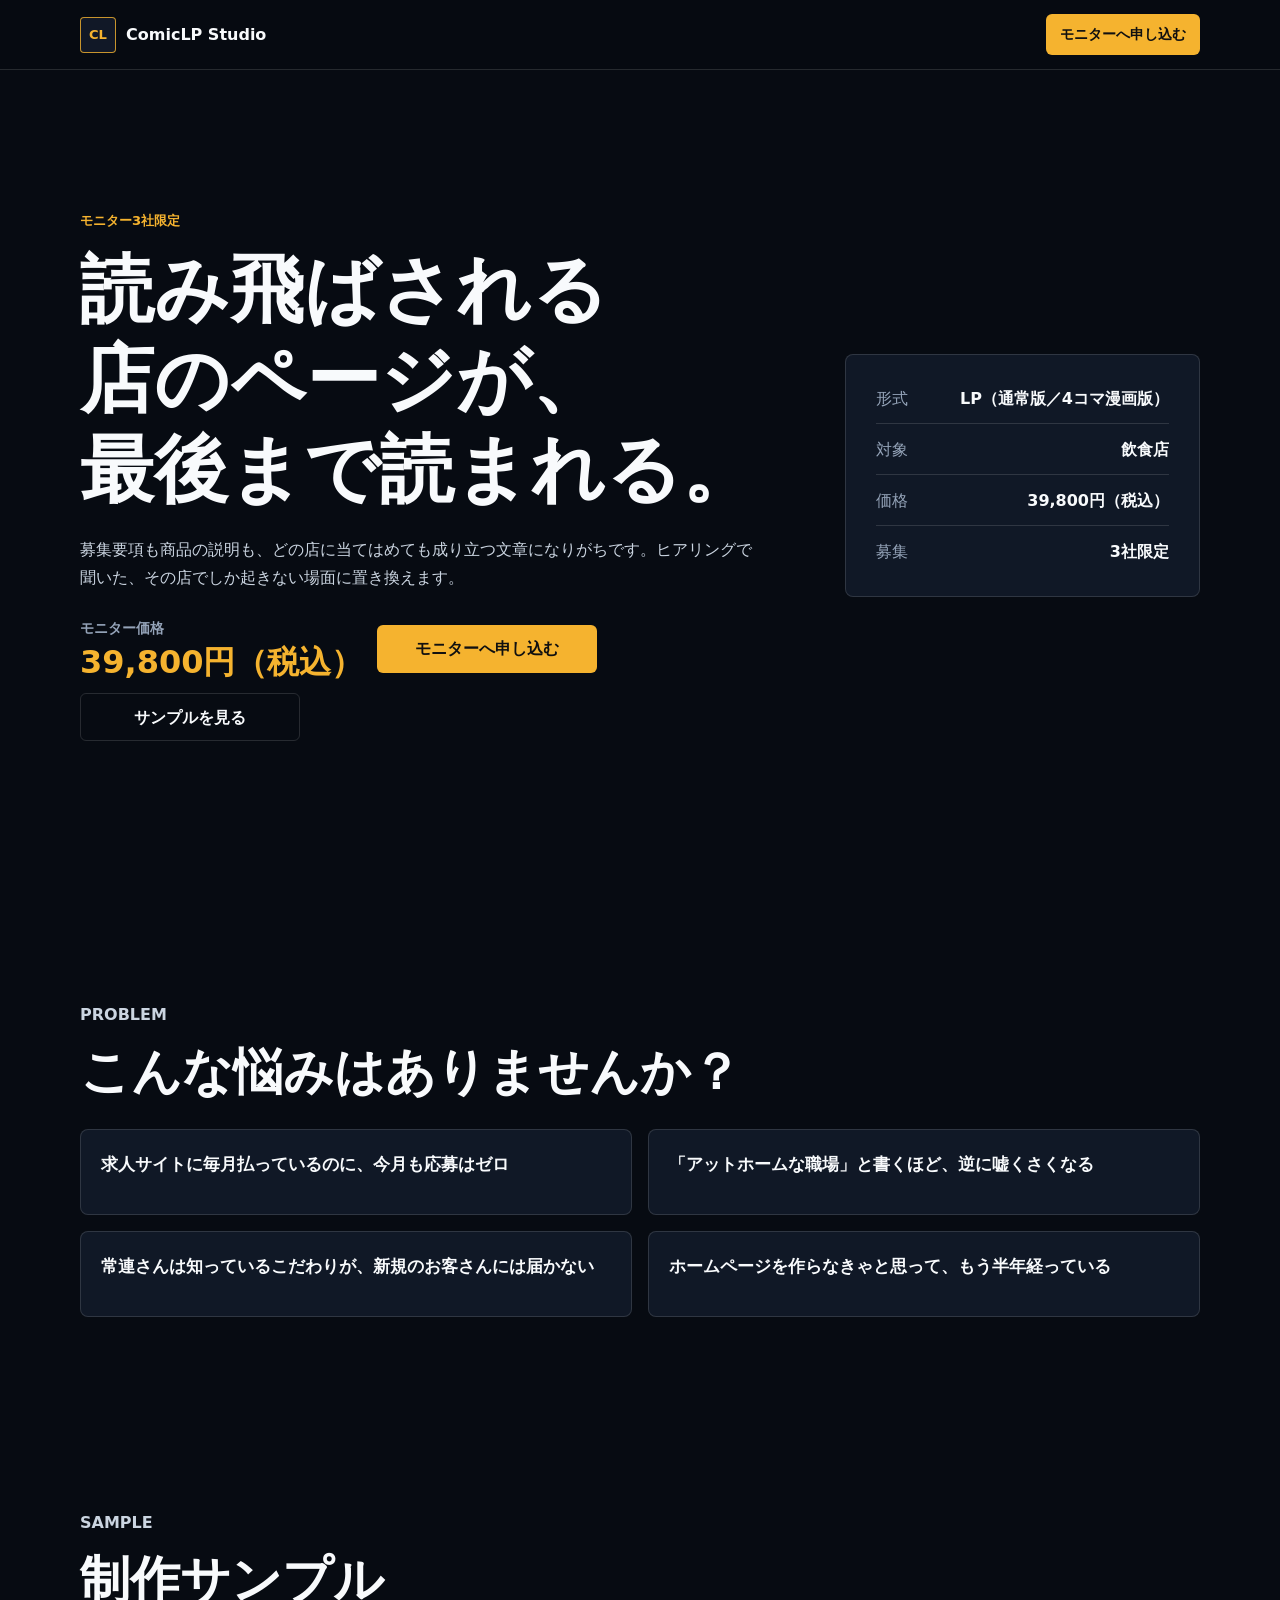
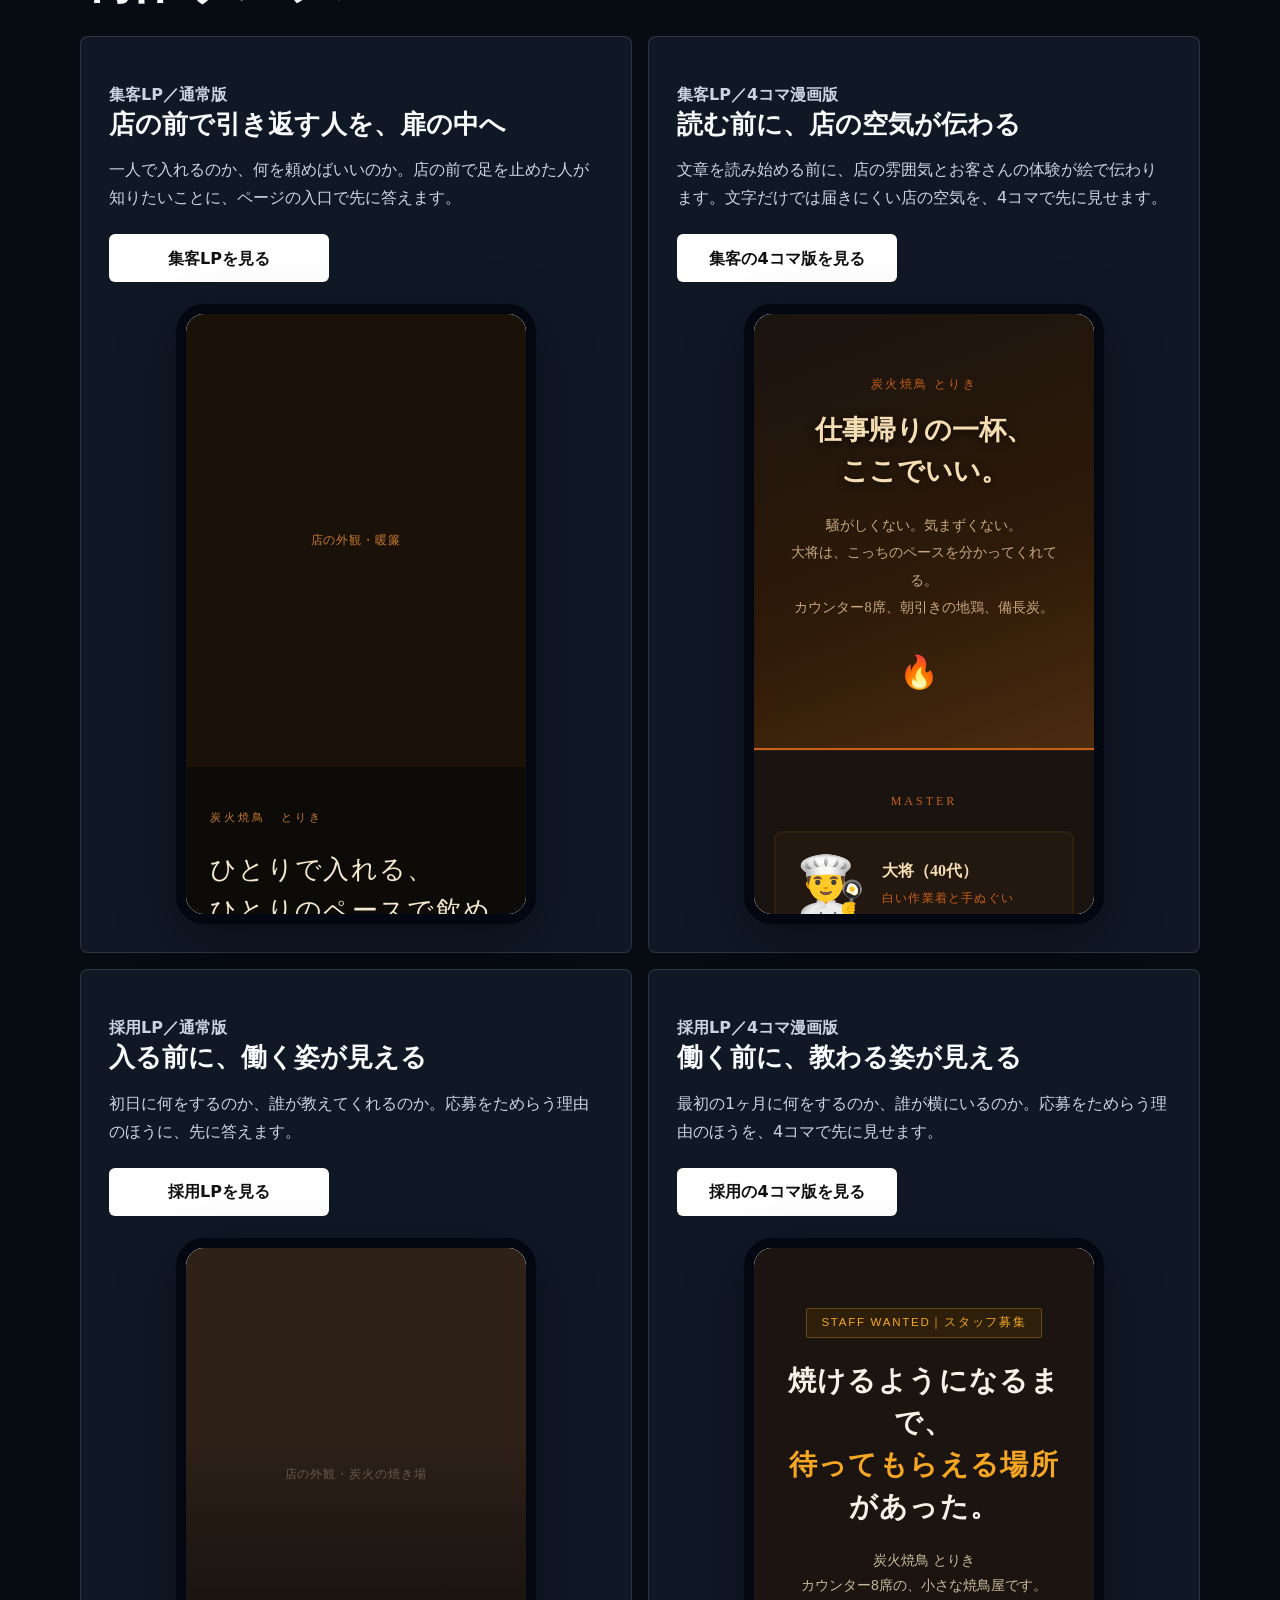
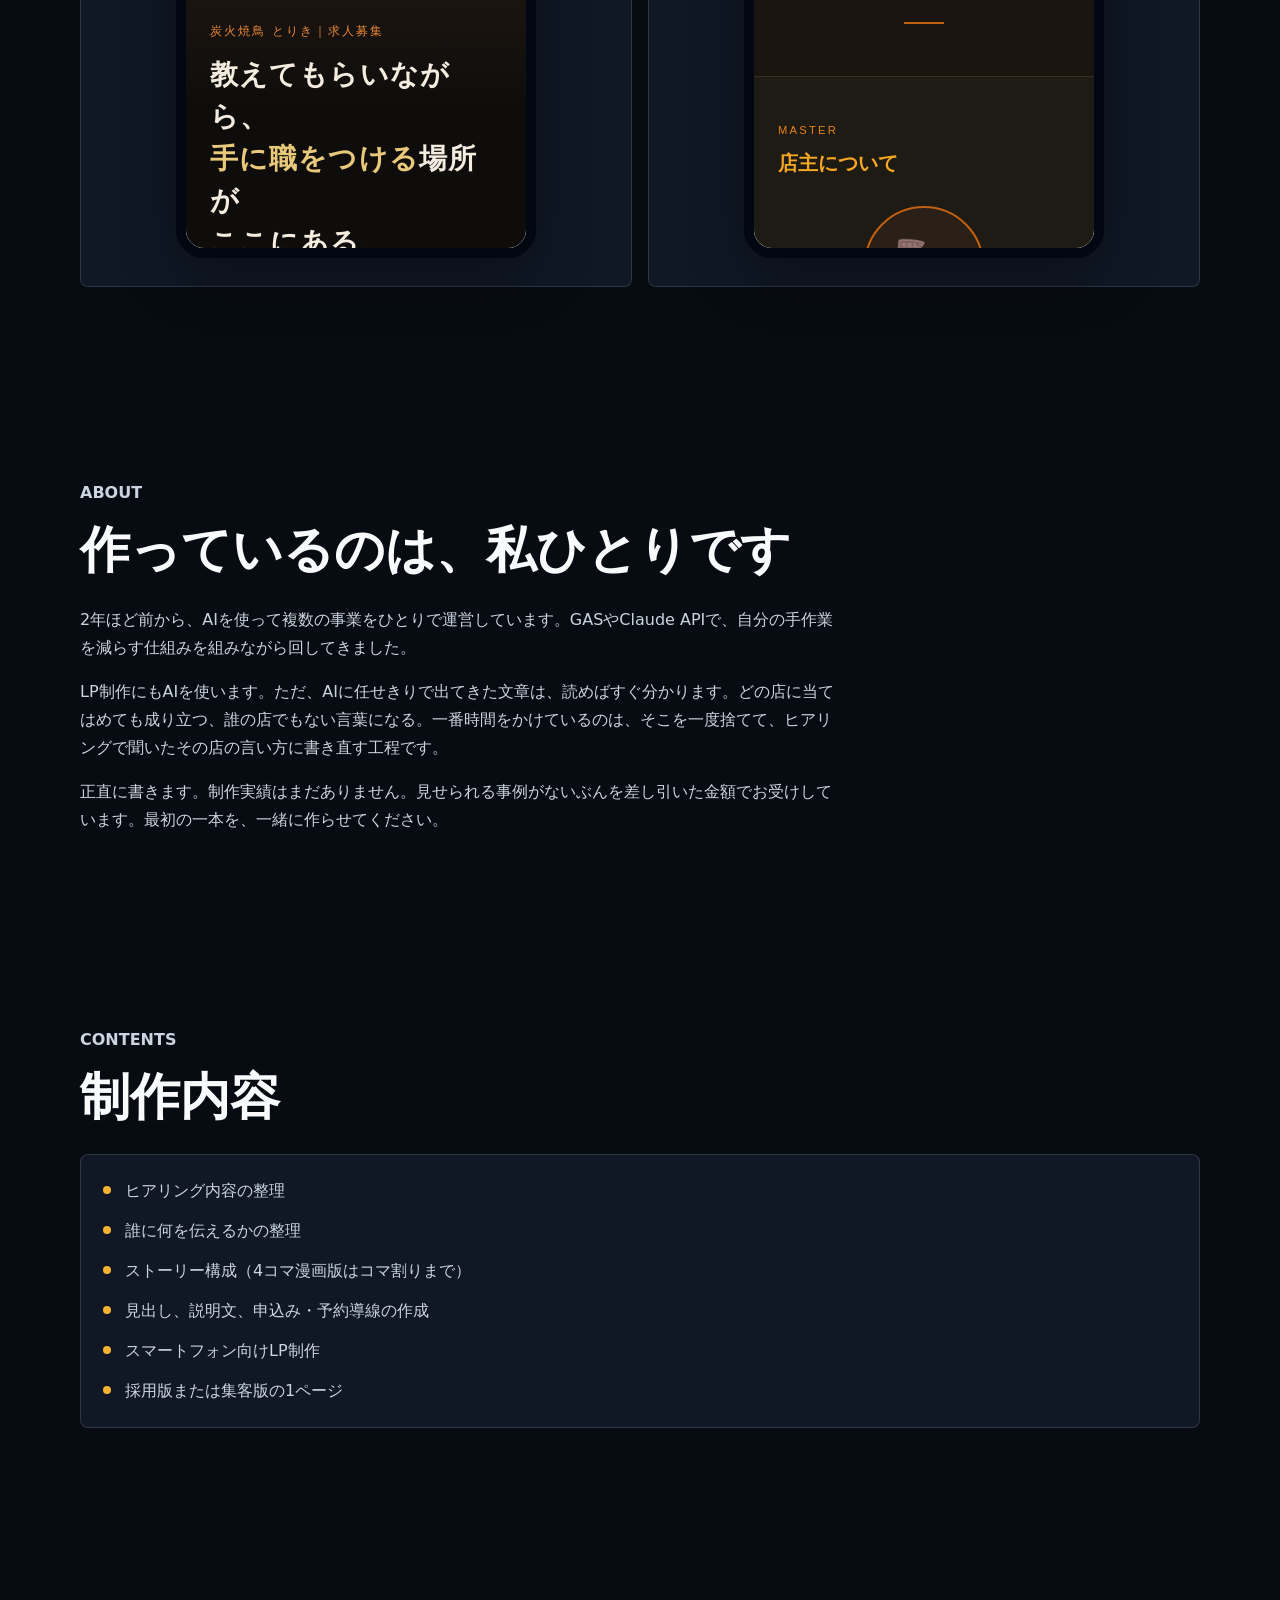
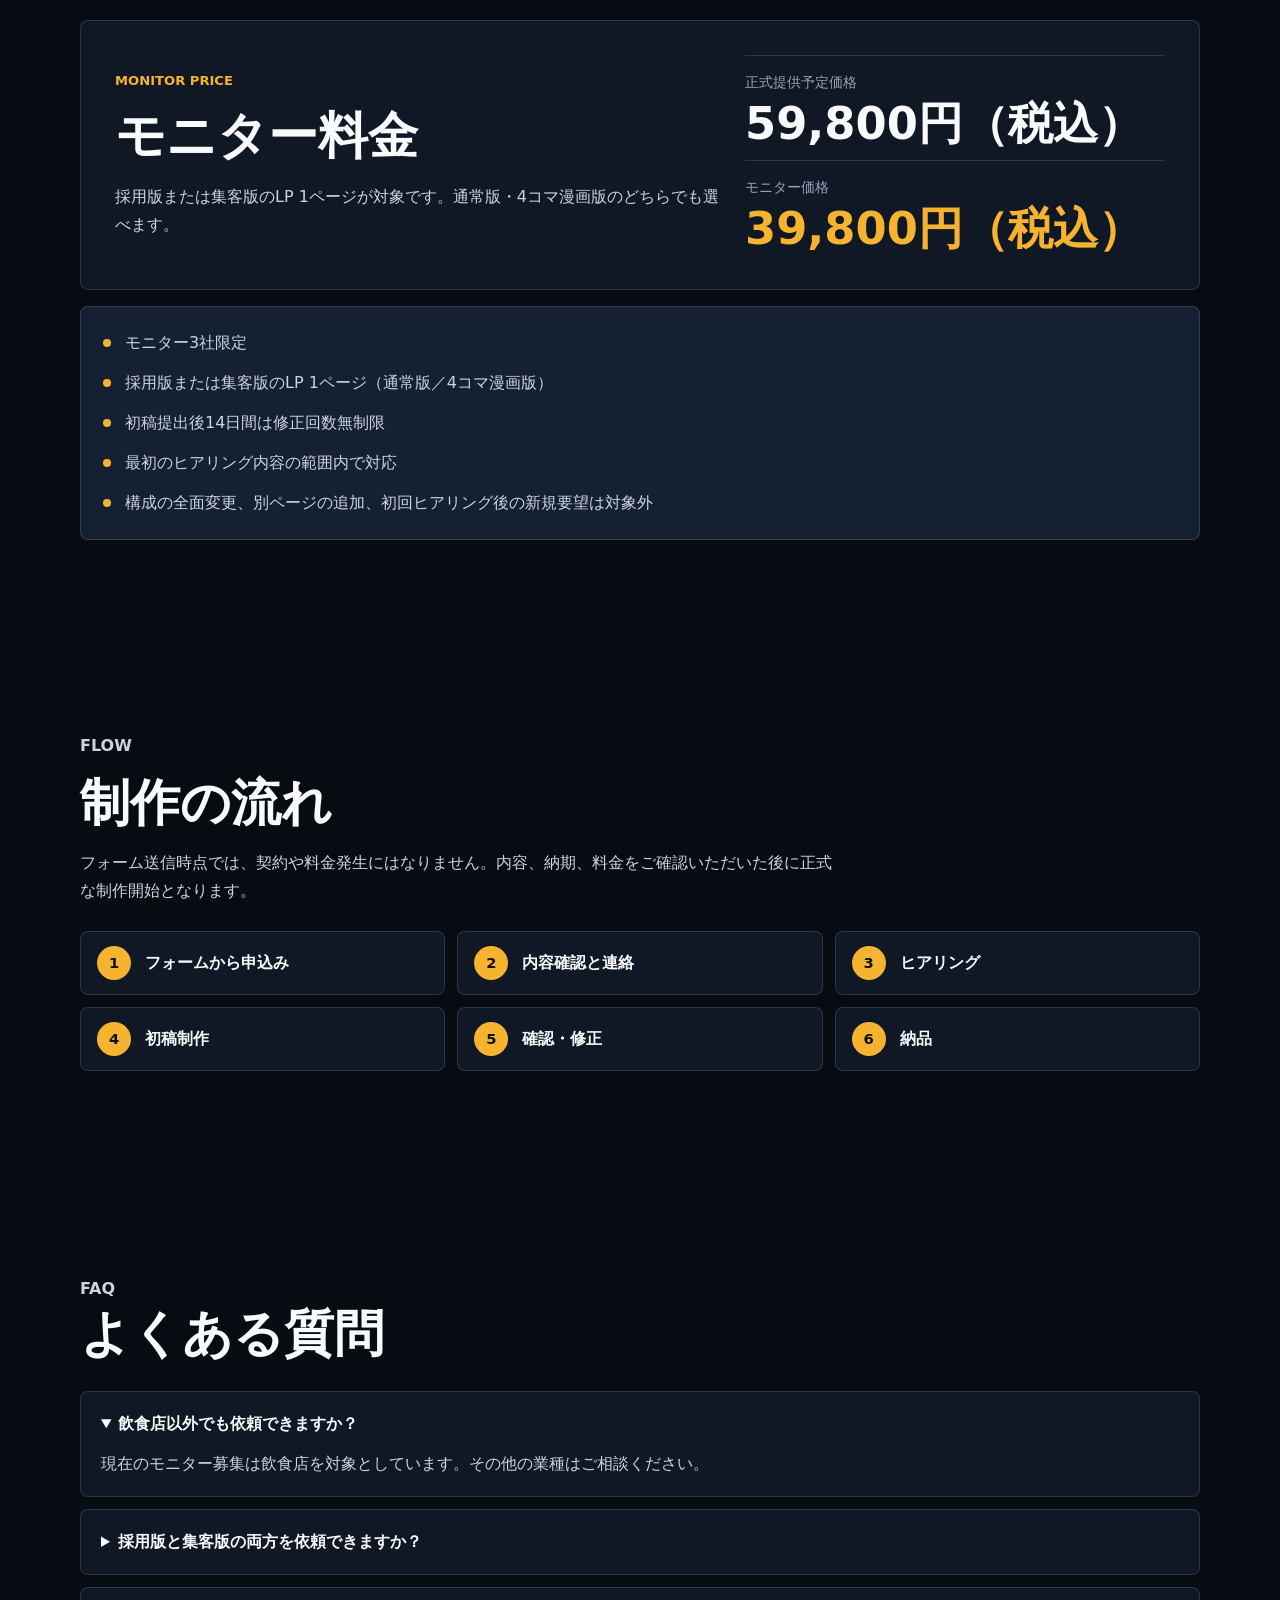
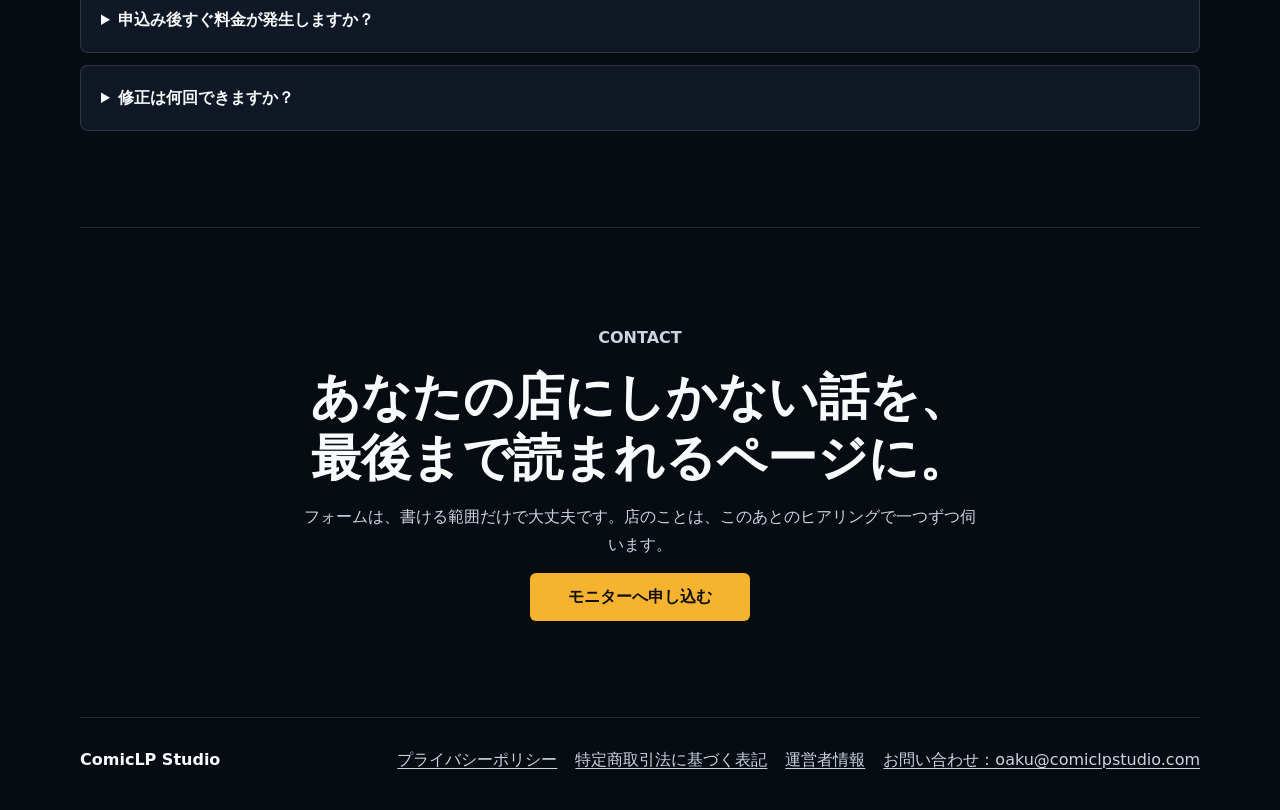
<file: monitor/index.html>
<!doctype html>
<html lang="ja">
<head>
  <meta charset="UTF-8" />
  <meta name="viewport" content="width=device-width, initial-scale=1.0" />
  <meta name="description" content="どの店にも当てはまる文章ではなく、その店でしか起きない場面に置き換えます。飲食店の採用・集客向けに、最後まで読まれるLPを制作します。通常版と4コマ漫画版のどちらでも対応できます。" />
  <title>ComicLP Studio | モニター募集</title>
  <link rel="stylesheet" href="./style.css" />
</head>
<body>
  <a class="skip-link" href="#main">本文へ移動</a>

  <header class="site-header">
    <a class="brand" href="./" aria-label="ComicLP Studio">
      <span class="brand-mark" aria-hidden="true">CL</span>
      <span>ComicLP Studio</span>
    </a>
    <a class="header-cta" href="https://docs.google.com/forms/d/e/1FAIpQLSeUxKD--f7Q-5MHm_5NgAapy4Ypny5XCe5Upr11thAgPYnd_Q/viewform" target="_blank" rel="noopener noreferrer">モニターへ申し込む</a>
  </header>

  <main id="main">
    <section class="hero section">
      <div class="hero-copy">
        <p class="eyebrow">モニター3社限定</p>
        <h1>
          <span class="hero-title-line">読み飛ばされる</span>
          <span class="hero-title-line">店のページが、</span>
          <span class="hero-title-line">最後まで読まれる。</span>
        </h1>
        <p class="hero-lead">
          募集要項も商品の説明も、どの店に当てはめても成り立つ文章になりがちです。ヒアリングで聞いた、その店でしか起きない場面に置き換えます。
        </p>
        <div class="hero-offer">
          <p class="hero-price"><span>モニター価格</span><strong>39,800円（税込）</strong></p>
          <a class="button primary" href="https://docs.google.com/forms/d/e/1FAIpQLSeUxKD--f7Q-5MHm_5NgAapy4Ypny5XCe5Upr11thAgPYnd_Q/viewform" target="_blank" rel="noopener noreferrer">モニターへ申し込む</a>
        </div>
        <div class="hero-actions">
          <a class="button ghost" href="#samples">サンプルを見る</a>
        </div>
      </div>
      <div class="hero-panel" aria-label="制作内容の概要">
        <dl>
          <div>
            <dt>形式</dt>
            <dd>LP（通常版／4コマ漫画版）</dd>
          </div>
          <div>
            <dt>対象</dt>
            <dd>飲食店</dd>
          </div>
          <div>
            <dt>価格</dt>
            <dd>39,800円（税込）</dd>
          </div>
          <div>
            <dt>募集</dt>
            <dd>3社限定</dd>
          </div>
        </dl>
      </div>
    </section>

    <section class="section problems">
      <div class="section-heading">
        <p class="section-label">Problem</p>
        <h2>こんな悩みはありませんか？</h2>
      </div>
      <div class="problem-grid">
        <article>求人サイトに毎月払っているのに、今月も応募はゼロ</article>
        <article>「アットホームな職場」と書くほど、逆に嘘くさくなる</article>
        <article>常連さんは知っているこだわりが、新規のお客さんには届かない</article>
        <article>ホームページを作らなきゃと思って、もう半年経っている</article>
      </div>
    </section>

    <section id="samples" class="section samples">
      <div class="section-heading">
        <p class="section-label">Sample</p>
        <h2>制作サンプル</h2>
      </div>
      <div class="sample-grid">
        <article class="sample-card">
          <div class="sample-copy">
            <p class="sample-type">集客LP／通常版</p>
            <h3>店の前で引き返す人を、扉の中へ</h3>
            <p>
              一人で入れるのか、何を頼めばいいのか。店の前で足を止めた人が知りたいことに、ページの入口で先に答えます。
            </p>
            <a class="button secondary" href="../samples/normal/">集客LPを見る</a>
          </div>
          <div class="phone-frame" aria-label="集客LPのスマホプレビュー">
            <!-- iframe内のテキストは、iframeを表示できない環境でのみ出る代替表示。
                 空にしておくと、環境によっては src の生パスがそのまま出てしまう -->
            <iframe src="../samples/normal/" title="集客LPサンプル" loading="lazy">プレビューを表示できない環境です。上の「集客LPを見る」からご覧ください。</iframe>
          </div>
        </article>

        <article class="sample-card">
          <div class="sample-copy">
            <p class="sample-type">集客LP／4コマ漫画版</p>
            <h3>読む前に、店の空気が伝わる</h3>
            <p>
              文章を読み始める前に、店の雰囲気とお客さんの体験が絵で伝わります。文字だけでは届きにくい店の空気を、4コマで先に見せます。
            </p>
            <a class="button secondary" href="../samples/manga/">集客の4コマ版を見る</a>
          </div>
          <div class="phone-frame" aria-label="4コマ漫画版LPのスマホプレビュー">
            <iframe src="../samples/manga/" title="4コマ漫画版LPサンプル" loading="lazy">プレビューを表示できない環境です。上の「集客の4コマ版を見る」からご覧ください。</iframe>
          </div>
        </article>

        <article class="sample-card">
          <div class="sample-copy">
            <p class="sample-type">採用LP／通常版</p>
            <h3>入る前に、働く姿が見える</h3>
            <p>
              初日に何をするのか、誰が教えてくれるのか。応募をためらう理由のほうに、先に答えます。
            </p>
            <a class="button secondary" href="../samples/recruit/">採用LPを見る</a>
          </div>
          <div class="phone-frame" aria-label="採用LP（通常版）のスマホプレビュー">
            <iframe src="../samples/recruit/" title="採用LP（通常版）サンプル" loading="lazy">プレビューを表示できない環境です。上の「採用LPを見る」からご覧ください。</iframe>
          </div>
        </article>

        <article class="sample-card">
          <div class="sample-copy">
            <p class="sample-type">採用LP／4コマ漫画版</p>
            <h3>働く前に、教わる姿が見える</h3>
            <p>
              最初の1ヶ月に何をするのか、誰が横にいるのか。応募をためらう理由のほうを、4コマで先に見せます。
            </p>
            <a class="button secondary" href="../samples/recruit-manga/">採用の4コマ版を見る</a>
          </div>
          <div class="phone-frame" aria-label="採用LP（4コマ漫画版）のスマホプレビュー">
            <iframe src="../samples/recruit-manga/" title="採用LP（4コマ漫画版）サンプル" loading="lazy">プレビューを表示できない環境です。上の「採用の4コマ版を見る」からご覧ください。</iframe>
          </div>
        </article>
      </div>
    </section>

    <section class="section about">
      <div class="section-heading">
        <p class="section-label">About</p>
        <h2>作っているのは、私ひとりです</h2>
      </div>
      <div class="about-body">
        <p>2年ほど前から、AIを使って複数の事業をひとりで運営しています。GASやClaude APIで、自分の手作業を減らす仕組みを組みながら回してきました。</p>
        <p>LP制作にもAIを使います。ただ、AIに任せきりで出てきた文章は、読めばすぐ分かります。どの店に当てはめても成り立つ、誰の店でもない言葉になる。一番時間をかけているのは、そこを一度捨てて、ヒアリングで聞いたその店の言い方に書き直す工程です。</p>
        <p>正直に書きます。制作実績はまだありません。見せられる事例がないぶんを差し引いた金額でお受けしています。最初の一本を、一緒に作らせてください。</p>
      </div>
    </section>

    <section class="section deliverables">
      <div class="section-heading">
        <p class="section-label">Contents</p>
        <h2>制作内容</h2>
      </div>
      <ul class="check-list">
        <li>ヒアリング内容の整理</li>
        <li>誰に何を伝えるかの整理</li>
        <li>ストーリー構成（4コマ漫画版はコマ割りまで）</li>
        <li>見出し、説明文、申込み・予約導線の作成</li>
        <li>スマートフォン向けLP制作</li>
        <li>採用版または集客版の1ページ</li>
      </ul>
    </section>

    <section class="section pricing">
      <div class="price-box">
        <div>
          <p class="section-label">Monitor Price</p>
          <h2>モニター料金</h2>
          <p class="price-note">採用版または集客版のLP 1ページが対象です。通常版・4コマ漫画版のどちらでも選べます。</p>
        </div>
        <div class="price-stack">
          <p><span>正式提供予定価格</span><strong>59,800円（税込）</strong></p>
          <p class="monitor-price"><span>モニター価格</span><strong>39,800円（税込）</strong></p>
        </div>
      </div>
      <ul class="terms-list">
        <li>モニター3社限定</li>
        <li>採用版または集客版のLP 1ページ（通常版／4コマ漫画版）</li>
        <li>初稿提出後14日間は修正回数無制限</li>
        <li>最初のヒアリング内容の範囲内で対応</li>
        <li>構成の全面変更、別ページの追加、初回ヒアリング後の新規要望は対象外</li>
      </ul>
    </section>

    <section class="section flow">
      <div class="section-heading">
        <p class="section-label">Flow</p>
        <h2>制作の流れ</h2>
        <p>フォーム送信時点では、契約や料金発生にはなりません。内容、納期、料金をご確認いただいた後に正式な制作開始となります。</p>
      </div>
      <ol class="flow-list">
        <li><span>1</span>フォームから申込み</li>
        <li><span>2</span>内容確認と連絡</li>
        <li><span>3</span>ヒアリング</li>
        <li><span>4</span>初稿制作</li>
        <li><span>5</span>確認・修正</li>
        <li><span>6</span>納品</li>
      </ol>
    </section>

    <section class="section faq">
      <div class="section-heading">
        <p class="section-label">FAQ</p>
        <h2>よくある質問</h2>
      </div>
      <div class="faq-list">
        <details open>
          <summary>飲食店以外でも依頼できますか？</summary>
          <p>現在のモニター募集は飲食店を対象としています。その他の業種はご相談ください。</p>
        </details>
        <details>
          <summary>採用版と集客版の両方を依頼できますか？</summary>
          <p>モニター価格はどちらか1ページが対象です。2ページ目は別途ご相談ください。</p>
        </details>
        <details>
          <summary>申込み後すぐ料金が発生しますか？</summary>
          <p>いいえ。内容、納期、料金をご確認いただいた後に正式な制作開始となります。</p>
        </details>
        <details>
          <summary>修正は何回できますか？</summary>
          <p>初稿提出後14日間、最初のヒアリング内容の範囲内で回数無制限です。</p>
        </details>
      </div>
    </section>

    <section class="section final-cta">
      <p class="section-label">Contact</p>
      <h2>あなたの店にしかない話を、<br>最後まで読まれるページに。</h2>
      <p>フォームは、書ける範囲だけで大丈夫です。店のことは、このあとのヒアリングで一つずつ伺います。</p>
      <a class="button primary" href="https://docs.google.com/forms/d/e/1FAIpQLSeUxKD--f7Q-5MHm_5NgAapy4Ypny5XCe5Upr11thAgPYnd_Q/viewform" target="_blank" rel="noopener noreferrer">モニターへ申し込む</a>
    </section>
  </main>

  <footer class="site-footer">
    <div>
      <p class="footer-brand">ComicLP Studio</p>
    </div>
    <nav aria-label="フッターリンク">
      <a href="./privacy/">プライバシーポリシー</a>
      <a href="./legal/">特定商取引法に基づく表記</a>
      <a href="./operator/">運営者情報</a>
      <a href="mailto:oaku@comiclpstudio.com">お問い合わせ：oaku@comiclpstudio.com</a>
    </nav>
  </footer>

  <script src="./script.js" defer></script>
</body>
</html>
</file>
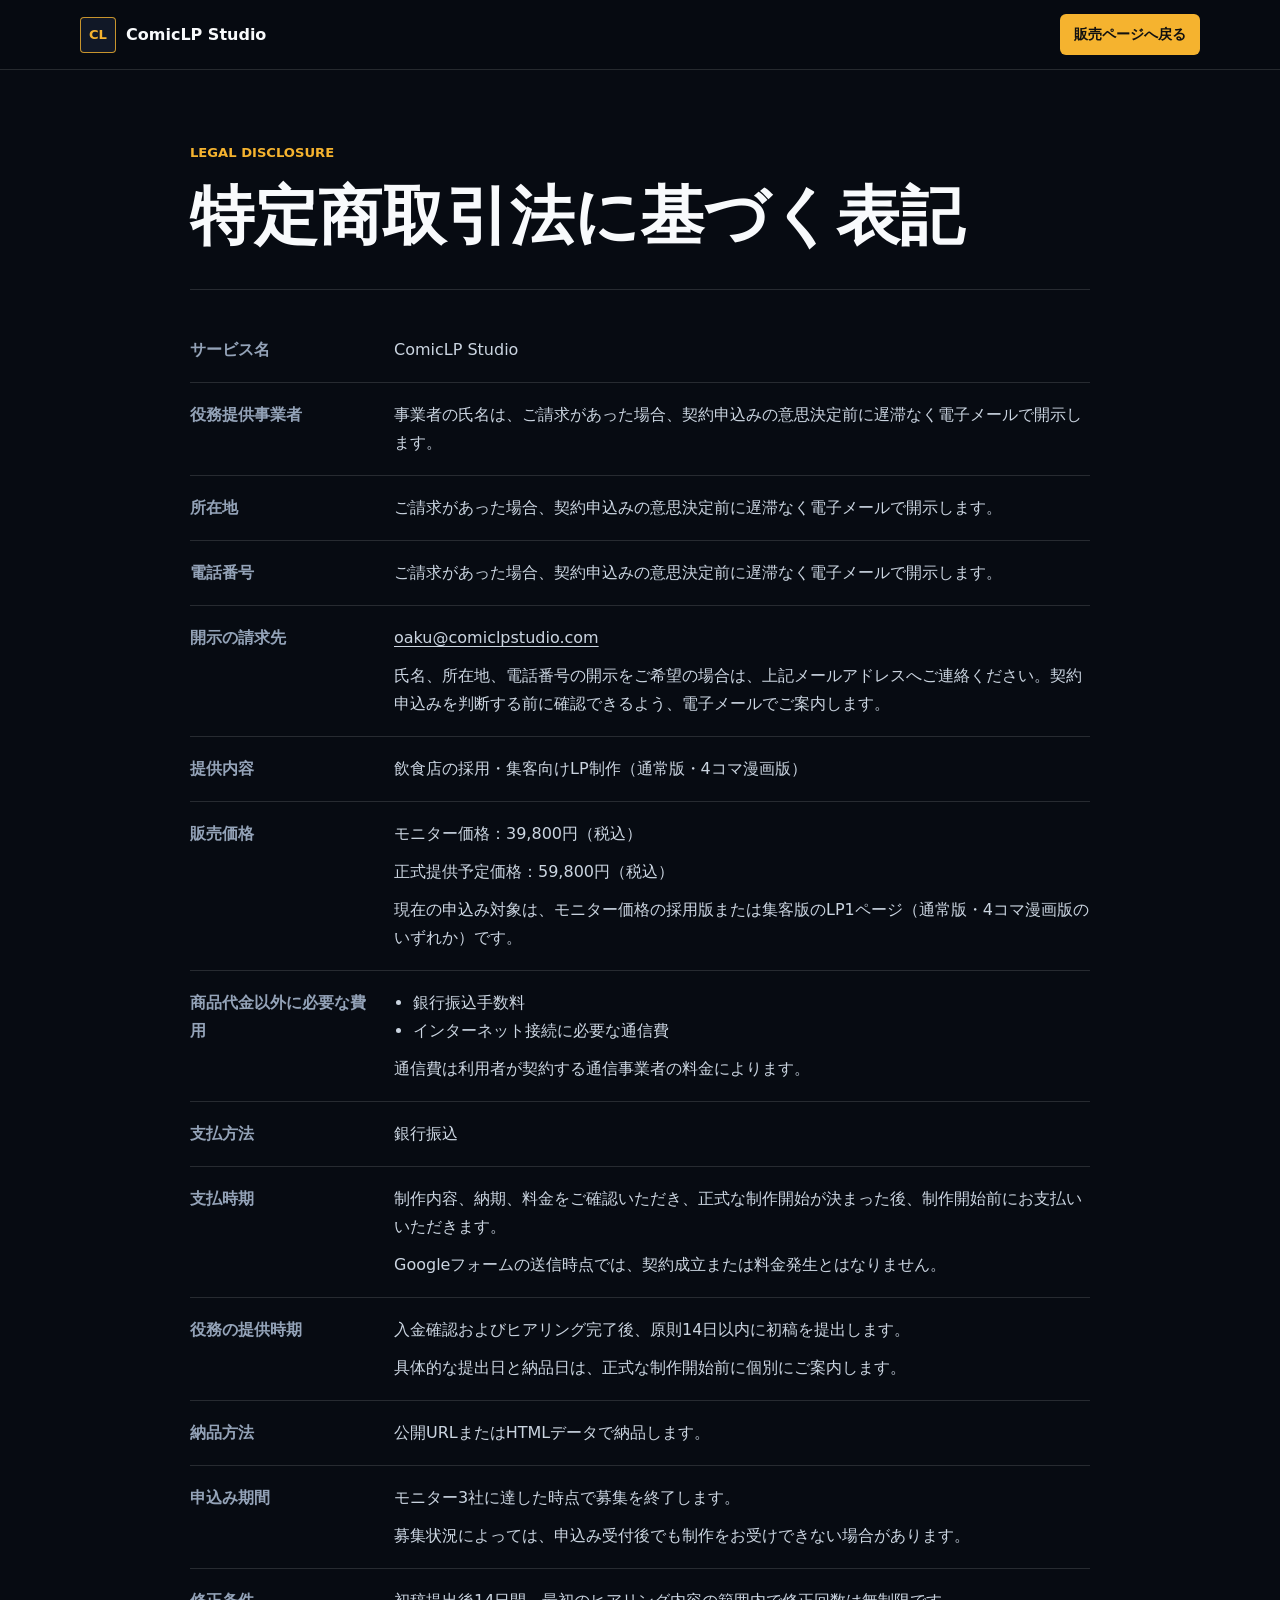
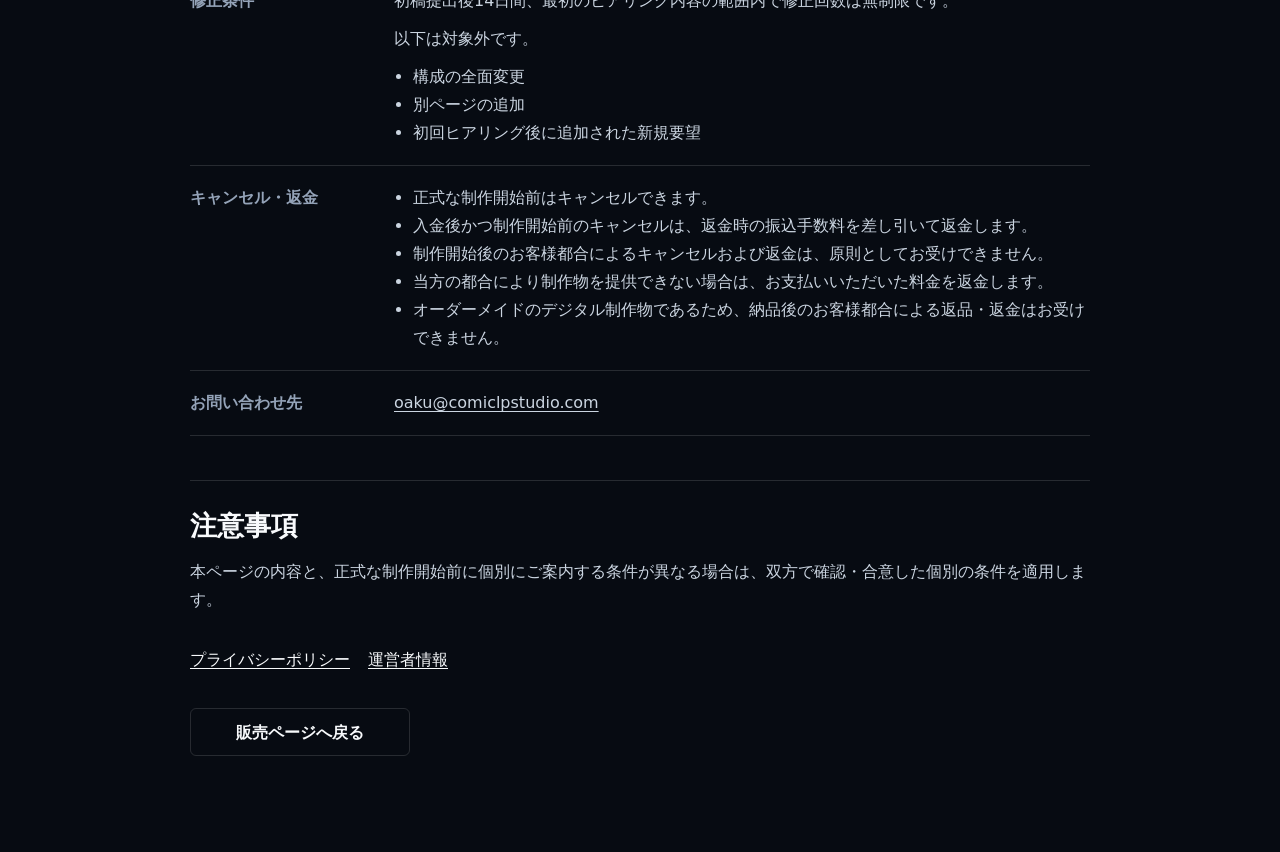
<file: monitor/legal/index.html>
<!doctype html>
<html lang="ja">
<head>
  <meta charset="UTF-8" />
  <meta name="viewport" content="width=device-width, initial-scale=1.0" />
  <title>特定商取引法に基づく表記｜ComicLP Studio</title>
  <link rel="stylesheet" href="../style.css" />
</head>
<body class="legal-page">
  <a class="skip-link" href="#main">本文へ移動</a>

  <header class="site-header">
    <a class="brand" href="../" aria-label="ComicLP Studio">
      <span class="brand-mark" aria-hidden="true">CL</span>
      <span>ComicLP Studio</span>
    </a>
    <a class="header-cta" href="../">販売ページへ戻る</a>
  </header>

  <main id="main" class="legal-main">
    <p class="section-label">Legal Disclosure</p>
    <h1>特定商取引法に基づく表記</h1>

    <dl class="operator-list legal-disclosure">
      <div>
        <dt>サービス名</dt>
        <dd>ComicLP Studio</dd>
      </div>
      <div>
        <dt>役務提供事業者</dt>
        <dd>事業者の氏名は、ご請求があった場合、契約申込みの意思決定前に遅滞なく電子メールで開示します。</dd>
      </div>
      <div>
        <dt>所在地</dt>
        <dd>ご請求があった場合、契約申込みの意思決定前に遅滞なく電子メールで開示します。</dd>
      </div>
      <div>
        <dt>電話番号</dt>
        <dd>ご請求があった場合、契約申込みの意思決定前に遅滞なく電子メールで開示します。</dd>
      </div>
      <div>
        <dt>開示の請求先</dt>
        <dd>
          <p><a href="mailto:oaku@comiclpstudio.com">oaku@comiclpstudio.com</a></p>
          <p>氏名、所在地、電話番号の開示をご希望の場合は、上記メールアドレスへご連絡ください。契約申込みを判断する前に確認できるよう、電子メールでご案内します。</p>
        </dd>
      </div>
      <div>
        <dt>提供内容</dt>
        <dd>飲食店の採用・集客向けLP制作（通常版・4コマ漫画版）</dd>
      </div>
      <div>
        <dt>販売価格</dt>
        <dd>
          <p>モニター価格：39,800円（税込）</p>
          <p>正式提供予定価格：59,800円（税込）</p>
          <p>現在の申込み対象は、モニター価格の採用版または集客版のLP1ページ（通常版・4コマ漫画版のいずれか）です。</p>
        </dd>
      </div>
      <div>
        <dt>商品代金以外に必要な費用</dt>
        <dd>
          <ul>
            <li>銀行振込手数料</li>
            <li>インターネット接続に必要な通信費</li>
          </ul>
          <p>通信費は利用者が契約する通信事業者の料金によります。</p>
        </dd>
      </div>
      <div>
        <dt>支払方法</dt>
        <dd>銀行振込</dd>
      </div>
      <div>
        <dt>支払時期</dt>
        <dd>
          <p>制作内容、納期、料金をご確認いただき、正式な制作開始が決まった後、制作開始前にお支払いいただきます。</p>
          <p>Googleフォームの送信時点では、契約成立または料金発生とはなりません。</p>
        </dd>
      </div>
      <div>
        <dt>役務の提供時期</dt>
        <dd>
          <p>入金確認およびヒアリング完了後、原則14日以内に初稿を提出します。</p>
          <p>具体的な提出日と納品日は、正式な制作開始前に個別にご案内します。</p>
        </dd>
      </div>
      <div>
        <dt>納品方法</dt>
        <dd>公開URLまたはHTMLデータで納品します。</dd>
      </div>
      <div>
        <dt>申込み期間</dt>
        <dd>
          <p>モニター3社に達した時点で募集を終了します。</p>
          <p>募集状況によっては、申込み受付後でも制作をお受けできない場合があります。</p>
        </dd>
      </div>
      <div>
        <dt>修正条件</dt>
        <dd>
          <p>初稿提出後14日間、最初のヒアリング内容の範囲内で修正回数は無制限です。</p>
          <p>以下は対象外です。</p>
          <ul>
            <li>構成の全面変更</li>
            <li>別ページの追加</li>
            <li>初回ヒアリング後に追加された新規要望</li>
          </ul>
        </dd>
      </div>
      <div>
        <dt>キャンセル・返金</dt>
        <dd>
          <ul>
            <li>正式な制作開始前はキャンセルできます。</li>
            <li>入金後かつ制作開始前のキャンセルは、返金時の振込手数料を差し引いて返金します。</li>
            <li>制作開始後のお客様都合によるキャンセルおよび返金は、原則としてお受けできません。</li>
            <li>当方の都合により制作物を提供できない場合は、お支払いいただいた料金を返金します。</li>
            <li>オーダーメイドのデジタル制作物であるため、納品後のお客様都合による返品・返金はお受けできません。</li>
          </ul>
        </dd>
      </div>
      <div>
        <dt>お問い合わせ先</dt>
        <dd><a href="mailto:oaku@comiclpstudio.com">oaku@comiclpstudio.com</a></dd>
      </div>
    </dl>

    <section class="legal-section legal-note">
      <h2>注意事項</h2>
      <p>本ページの内容と、正式な制作開始前に個別にご案内する条件が異なる場合は、双方で確認・合意した個別の条件を適用します。</p>
    </section>

    <nav class="legal-links" aria-label="関連ページ">
      <a href="../privacy/">プライバシーポリシー</a>
      <a href="../operator/">運営者情報</a>
    </nav>

    <p class="back-link"><a class="button ghost" href="../">販売ページへ戻る</a></p>
  </main>
</body>
</html>
</file>
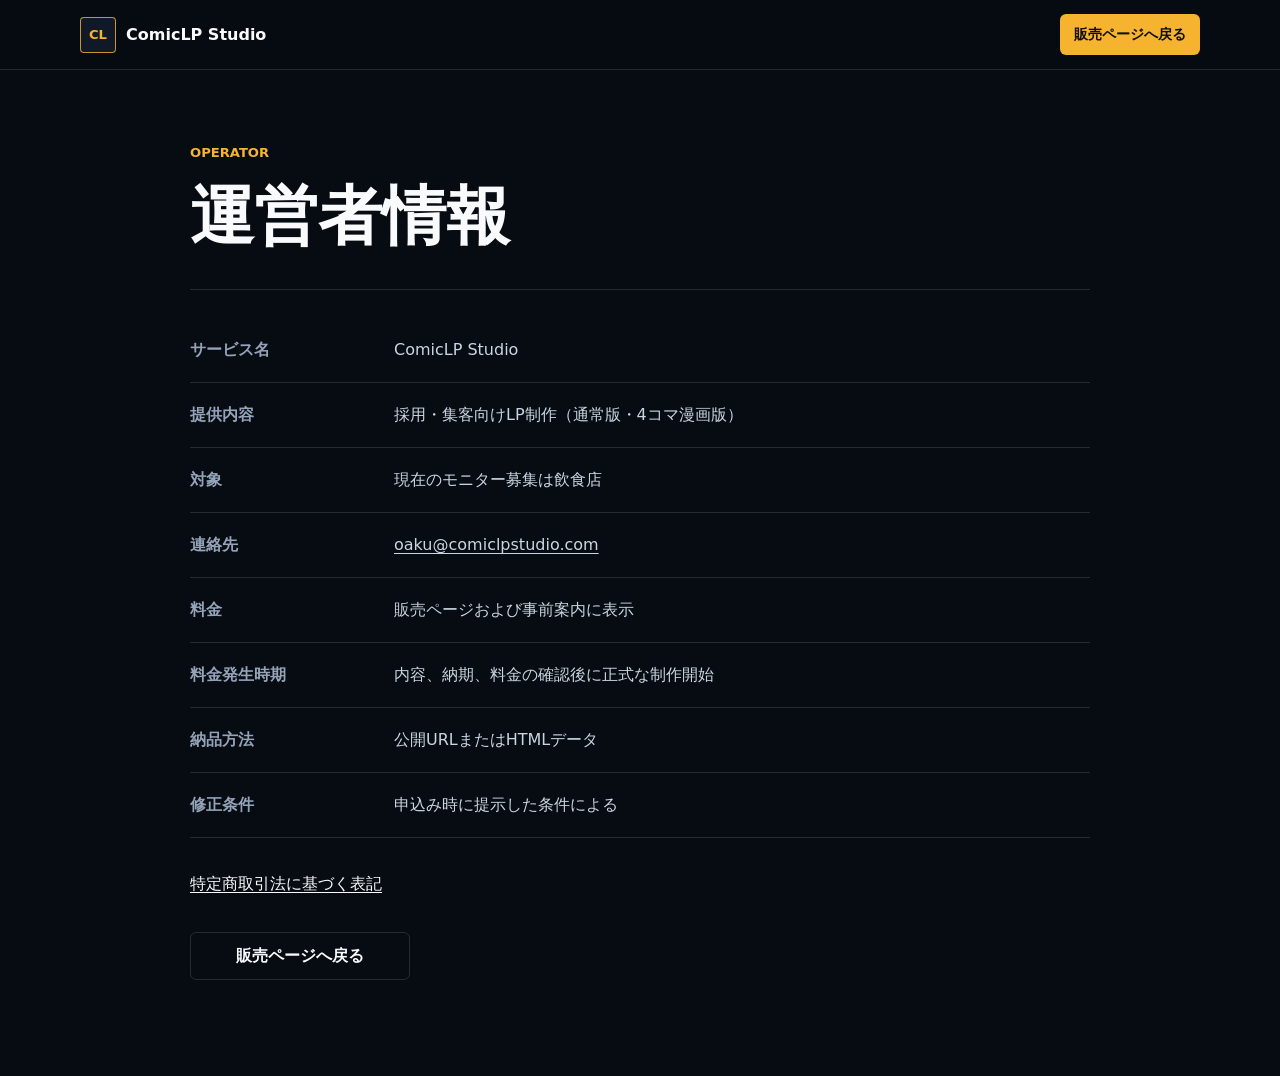
<file: monitor/operator/index.html>
<!doctype html>
<html lang="ja">
<head>
  <meta charset="UTF-8" />
  <meta name="viewport" content="width=device-width, initial-scale=1.0" />
  <title>運営者情報｜ComicLP Studio</title>
  <link rel="stylesheet" href="../style.css" />
</head>
<body class="legal-page">
  <a class="skip-link" href="#main">本文へ移動</a>

  <header class="site-header">
    <a class="brand" href="../" aria-label="ComicLP Studio">
      <span class="brand-mark" aria-hidden="true">CL</span>
      <span>ComicLP Studio</span>
    </a>
    <a class="header-cta" href="../">販売ページへ戻る</a>
  </header>

  <main id="main" class="legal-main">
    <p class="section-label">Operator</p>
    <h1>運営者情報</h1>

    <dl class="operator-list">
      <div>
        <dt>サービス名</dt>
        <dd>ComicLP Studio</dd>
      </div>
      <div>
        <dt>提供内容</dt>
        <dd>採用・集客向けLP制作（通常版・4コマ漫画版）</dd>
      </div>
      <div>
        <dt>対象</dt>
        <dd>現在のモニター募集は飲食店</dd>
      </div>
      <div>
        <dt>連絡先</dt>
        <dd><a href="mailto:oaku@comiclpstudio.com">oaku@comiclpstudio.com</a></dd>
      </div>
      <div>
        <dt>料金</dt>
        <dd>販売ページおよび事前案内に表示</dd>
      </div>
      <div>
        <dt>料金発生時期</dt>
        <dd>内容、納期、料金の確認後に正式な制作開始</dd>
      </div>
      <div>
        <dt>納品方法</dt>
        <dd>公開URLまたはHTMLデータ</dd>
      </div>
      <div>
        <dt>修正条件</dt>
        <dd>申込み時に提示した条件による</dd>
      </div>
    </dl>

    <nav class="legal-links" aria-label="関連ページ">
      <a href="../legal/">特定商取引法に基づく表記</a>
    </nav>

    <p class="back-link"><a class="button ghost" href="../">販売ページへ戻る</a></p>
  </main>
</body>
</html>
</file>
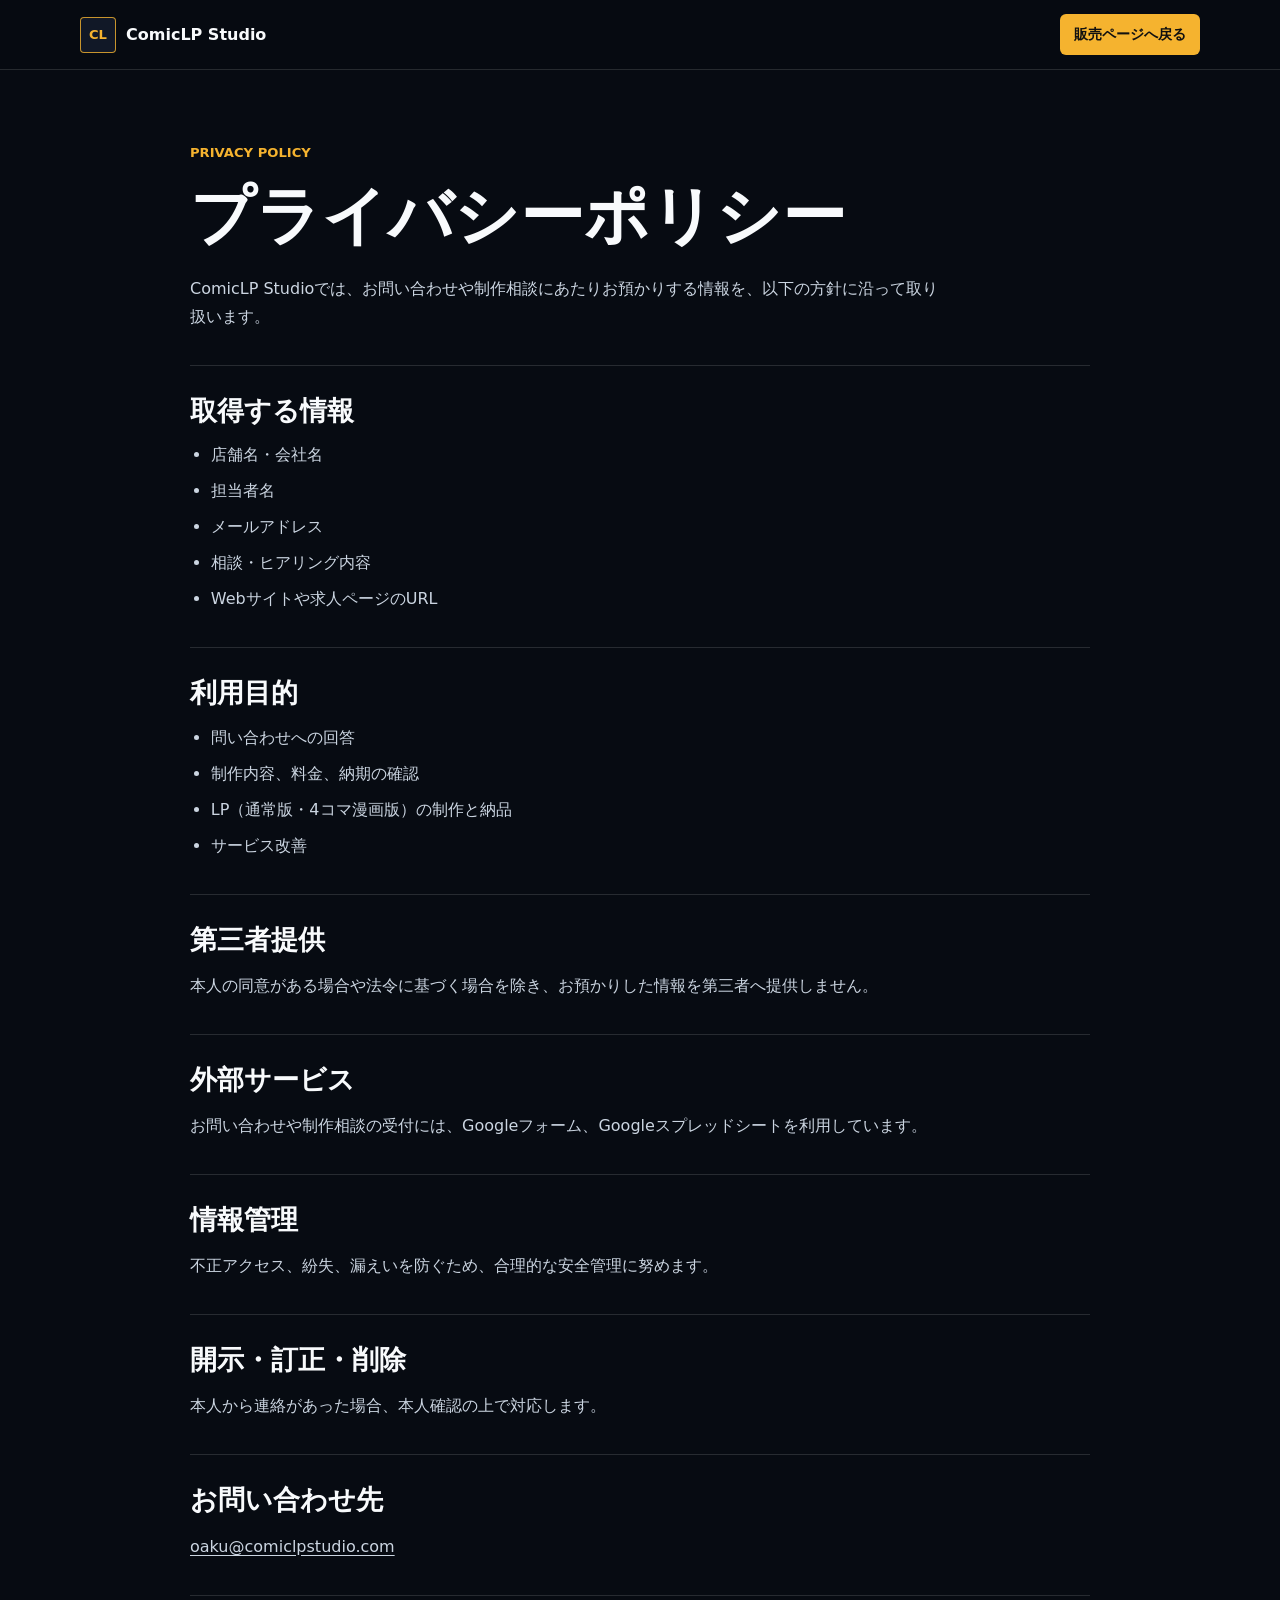
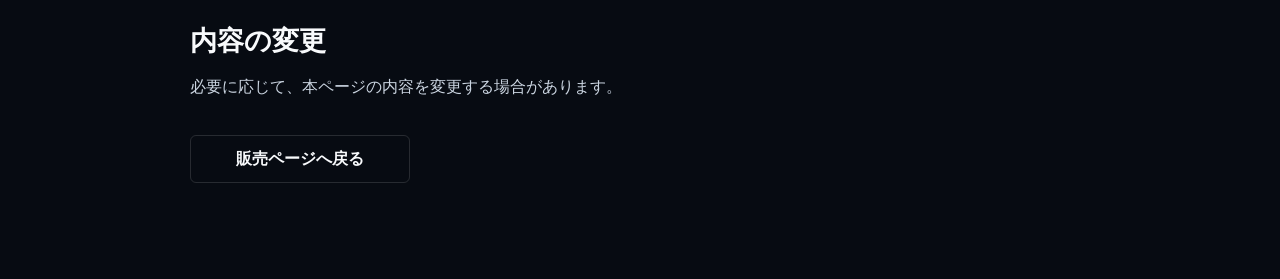
<file: monitor/privacy/index.html>
<!doctype html>
<html lang="ja">
<head>
  <meta charset="UTF-8" />
  <meta name="viewport" content="width=device-width, initial-scale=1.0" />
  <title>プライバシーポリシー｜ComicLP Studio</title>
  <link rel="stylesheet" href="../style.css" />
</head>
<body class="legal-page">
  <a class="skip-link" href="#main">本文へ移動</a>

  <header class="site-header">
    <a class="brand" href="../" aria-label="ComicLP Studio">
      <span class="brand-mark" aria-hidden="true">CL</span>
      <span>ComicLP Studio</span>
    </a>
    <a class="header-cta" href="../">販売ページへ戻る</a>
  </header>

  <main id="main" class="legal-main">
    <p class="section-label">Privacy Policy</p>
    <h1>プライバシーポリシー</h1>
    <p class="legal-lead">
      ComicLP Studioでは、お問い合わせや制作相談にあたりお預かりする情報を、以下の方針に沿って取り扱います。
    </p>

    <section class="legal-section">
      <h2>取得する情報</h2>
      <ul>
        <li>店舗名・会社名</li>
        <li>担当者名</li>
        <li>メールアドレス</li>
        <li>相談・ヒアリング内容</li>
        <li>Webサイトや求人ページのURL</li>
      </ul>
    </section>

    <section class="legal-section">
      <h2>利用目的</h2>
      <ul>
        <li>問い合わせへの回答</li>
        <li>制作内容、料金、納期の確認</li>
        <li>LP（通常版・4コマ漫画版）の制作と納品</li>
        <li>サービス改善</li>
      </ul>
    </section>

    <section class="legal-section">
      <h2>第三者提供</h2>
      <p>本人の同意がある場合や法令に基づく場合を除き、お預かりした情報を第三者へ提供しません。</p>
    </section>

    <section class="legal-section">
      <h2>外部サービス</h2>
      <p>お問い合わせや制作相談の受付には、Googleフォーム、Googleスプレッドシートを利用しています。</p>
    </section>

    <section class="legal-section">
      <h2>情報管理</h2>
      <p>不正アクセス、紛失、漏えいを防ぐため、合理的な安全管理に努めます。</p>
    </section>

    <section class="legal-section">
      <h2>開示・訂正・削除</h2>
      <p>本人から連絡があった場合、本人確認の上で対応します。</p>
    </section>

    <section class="legal-section">
      <h2>お問い合わせ先</h2>
      <p><a href="mailto:oaku@comiclpstudio.com">oaku@comiclpstudio.com</a></p>
    </section>

    <section class="legal-section">
      <h2>内容の変更</h2>
      <p>必要に応じて、本ページの内容を変更する場合があります。</p>
    </section>

    <p class="back-link"><a class="button ghost" href="../">販売ページへ戻る</a></p>
  </main>
</body>
</html>
</file>
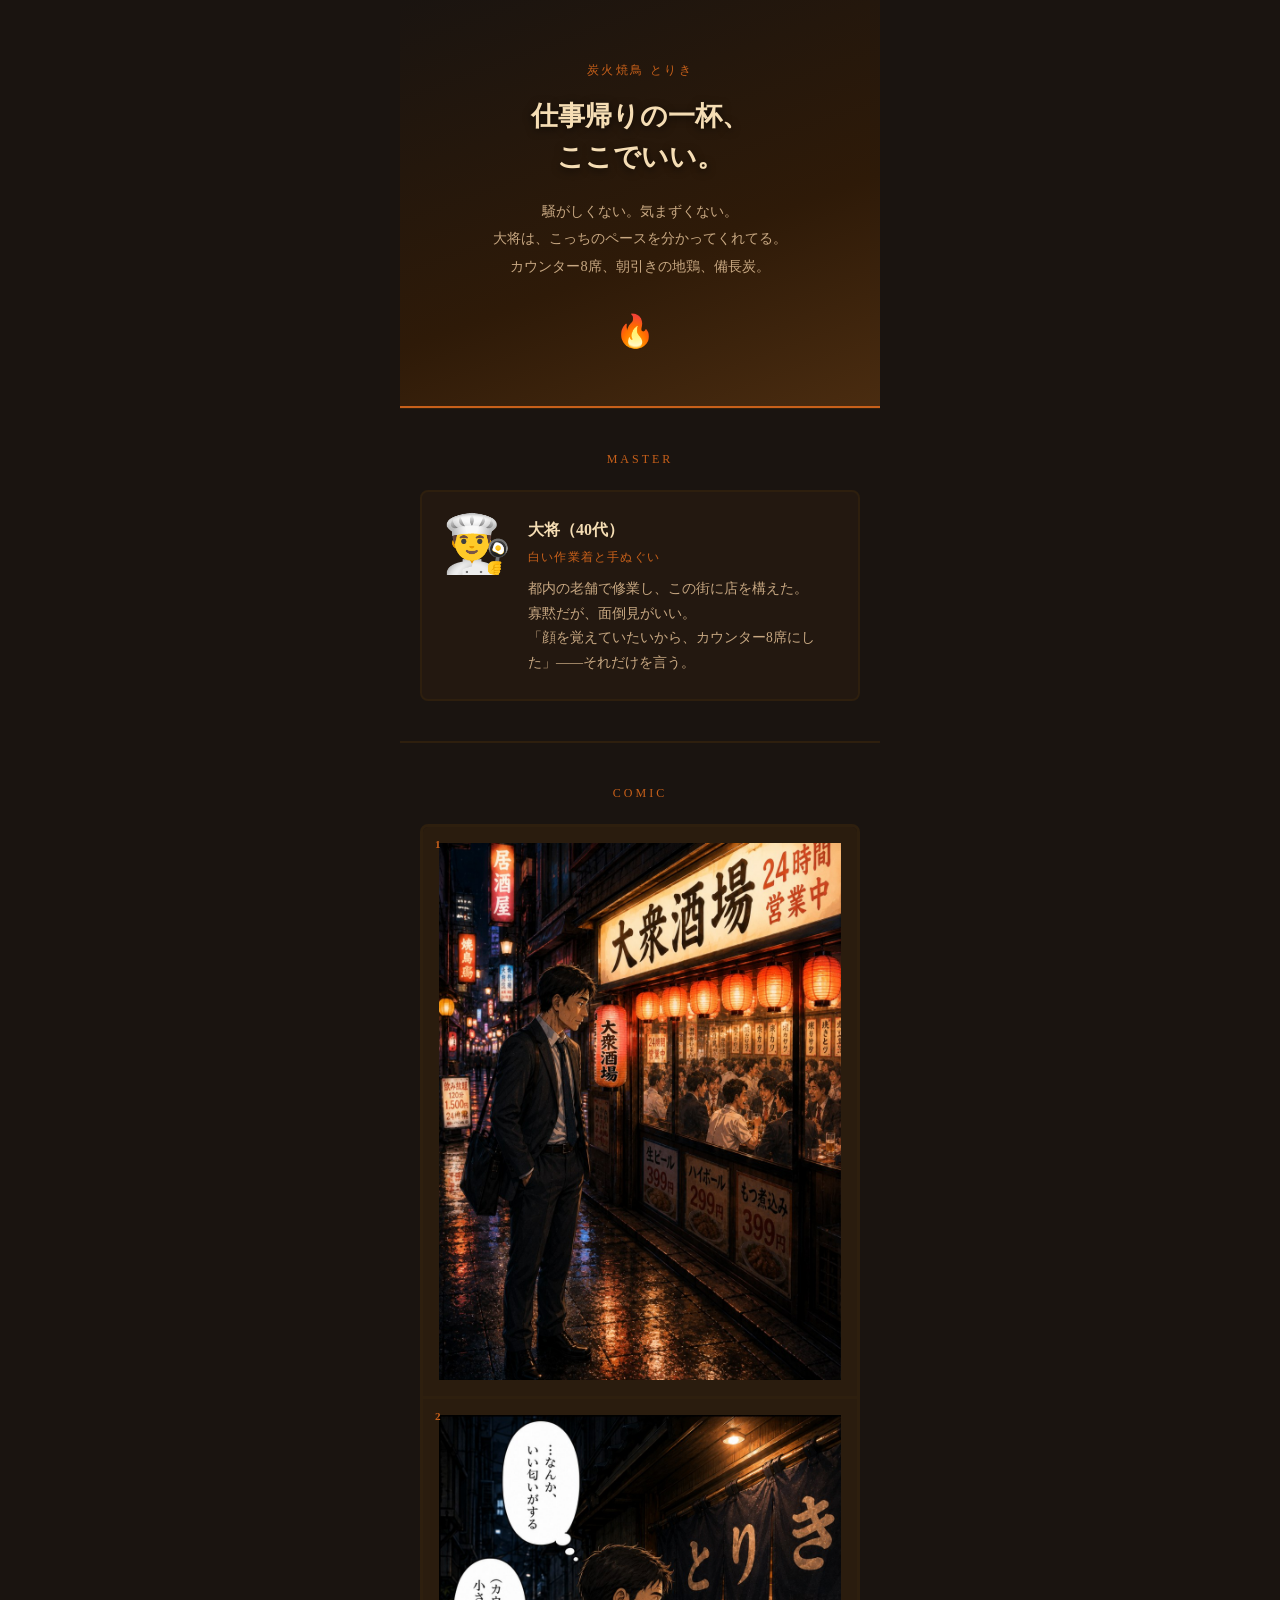
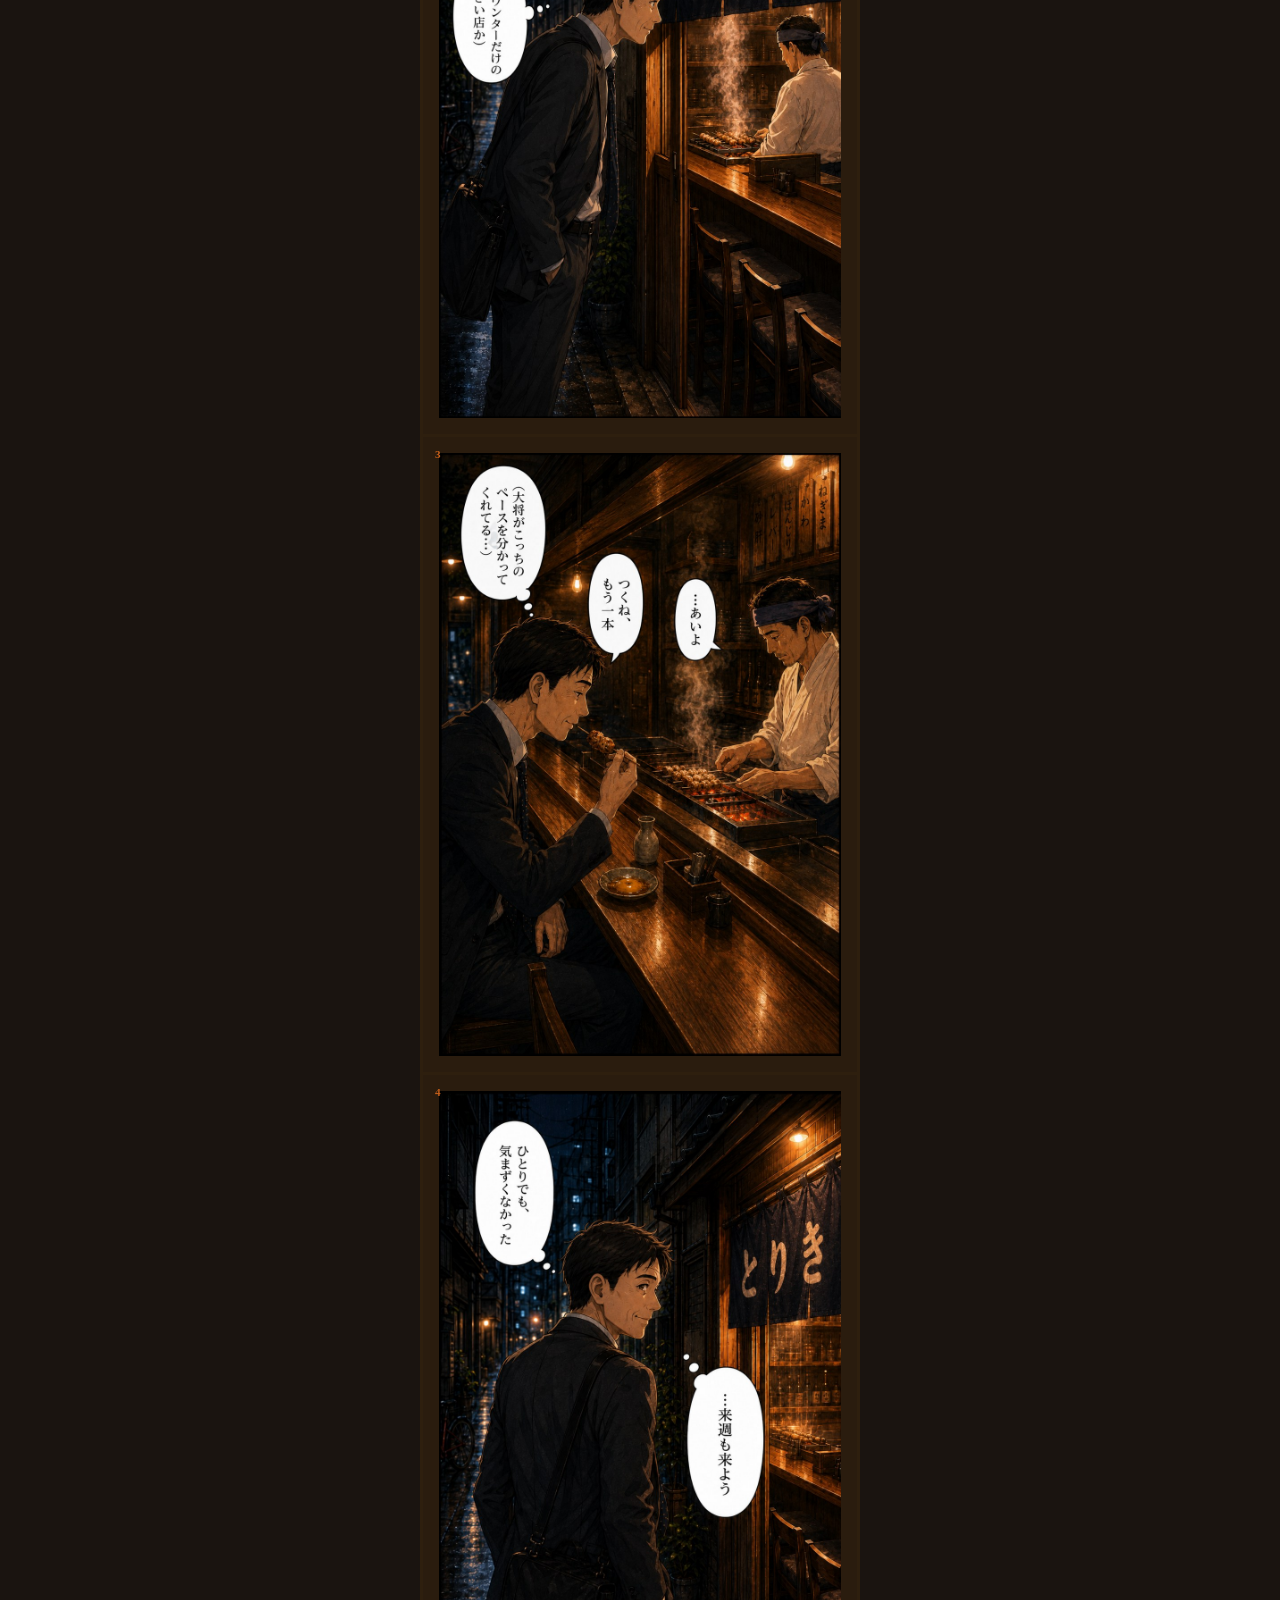
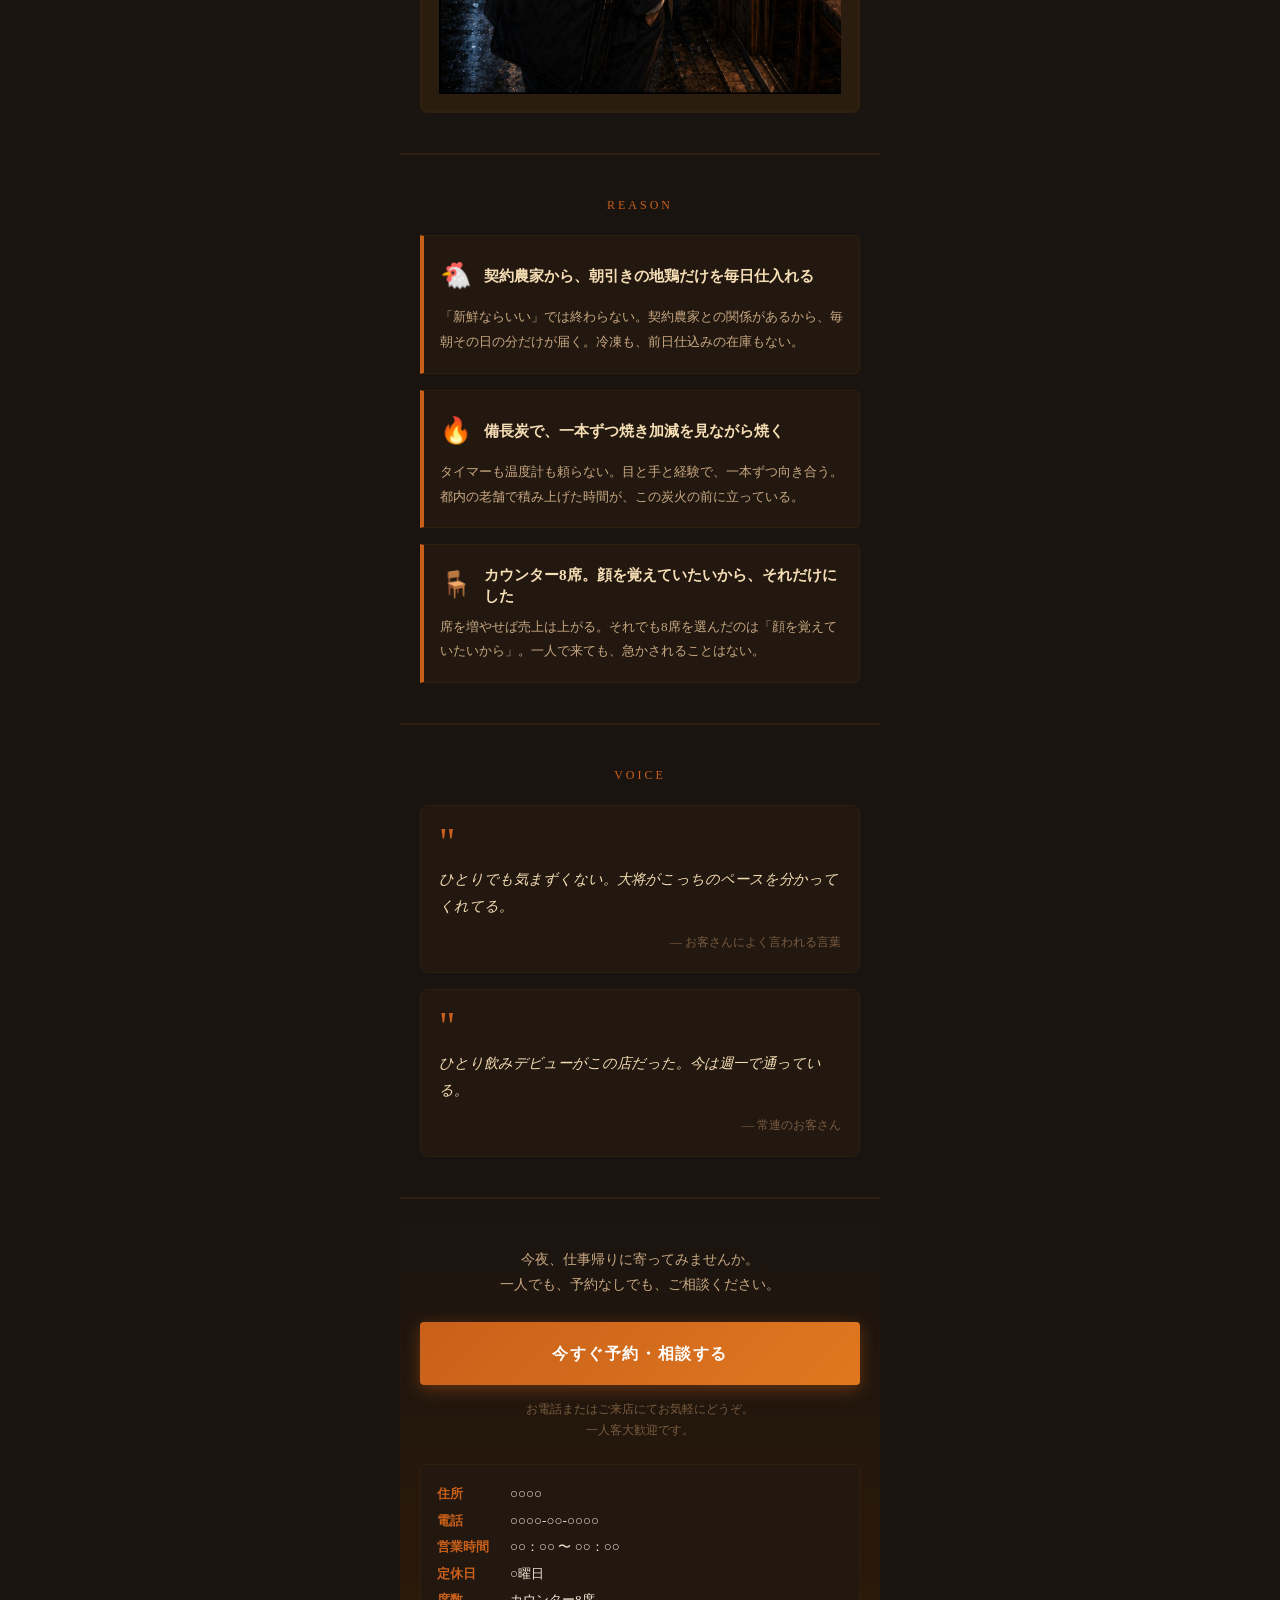
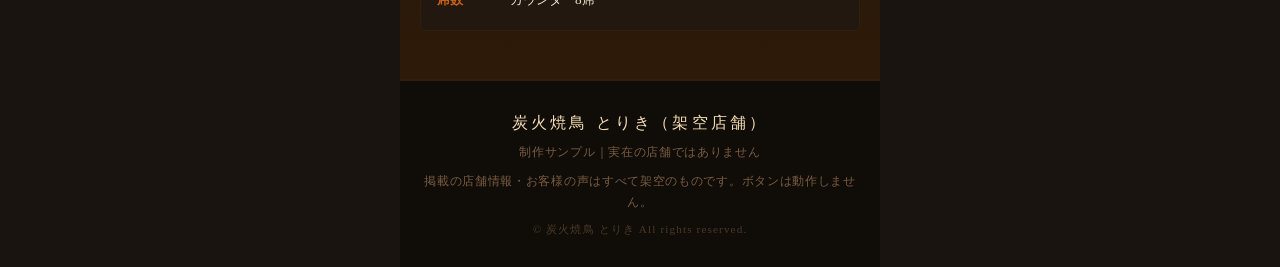
<file: samples/manga/index.html>
﻿<!DOCTYPE html>
<html lang="ja"><head>
<meta charset="UTF-8">
<meta name="viewport" content="width=device-width, initial-scale=1.0">
<title>炭火焼鳥 とりき｜制作サンプル</title>
<style>
/* ══════════════════════════════════════════
   デザイン変数
   色とフォントはすべてここで定義しています。
   以降のCSSは var(--〇〇) を参照するだけなので、
   見た目を変えたいときはこのブロックだけを直します。
   ══════════════════════════════════════════ */
:root {
  /* ── フォント ── */
  --font-base: 'Hiragino Mincho ProN', 'Yu Mincho', serif;
  --font-quote: Georgia, serif;   /* お客様の声の引用符「"」 */

  /* ── 基本の色（まずここを見る） ── */
  --bg: #1a1410;              /* ページ全体の背景 */
  --text: #f0e6d3;            /* 基本の文字色 */
  --accent: #c8601a;          /* アクセント＝炭火のオレンジ */
  --accent-bright: #e07820;   /* 明るいアクセント（ボタンのグラデ終端） */

  /* ── 背景のバリエーション ── */
  --bg-card: #231810;         /* カード：店主 / 理由 / お客様の声 / 店舗情報 */
  --bg-koma: #2a1c0e;         /* コマの下地（画像が入る前に見える色） */
  --bg-serif: #fff;           /* セリフ欄の背景 */
  --bg-footer: #100d09;       /* フッターの背景 */

  /* ── グラデーション ── */
  --hero-grad-start: #1a1410; /* heroグラデの開始 */
  --hero-grad-mid: #2e1a08;   /* heroグラデの中間 */
  --hero-grad-end: #4a2c10;   /* heroグラデの終端 */
  --cta-grad-start: #1a1410;  /* CTAグラデの開始 */
  --cta-grad-end: #2e1a08;    /* CTAグラデの終端 */

  /* ── 文字色のバリエーション ── */
  --text-heading: #f5ddb4;    /* 見出し：heroキャッチ / 店主名 / 理由 / 店名 */
  --text-voice: #f5ddb4;      /* お客様の声の本文 */
  --text-sub: #c8a882;        /* 補足・説明文 */
  --text-faint: #7a5c40;      /* 薄い注記：話者名 / 声の出典 / CTA注記 */
  --text-copyright: #4a3828;  /* コピーライト */
  --text-info: #f0e6d3;       /* 店舗情報の値 */
  --text-on-serif: #1a1410;   /* セリフ欄（白背景）の上の文字 */
  --on-accent: #fff;          /* アクセント色の上に乗る文字（ボタン） */

  /* ── 罫線 ── */
  --border: #2e1f0e;          /* セクション区切り・カードの枠 */
  --koma-border: #2e1f0e;     /* 4コマの外枠とコマ間の仕切り（太い構造線） */

  /* ── 影 ── */
  --shadow-hero-text: rgba(0,0,0,0.7);    /* heroキャッチの文字影 */
  --shadow-cta-btn: rgba(200,96,26,0.4);  /* CTAボタンの影 */

  /* ── アクセントの用途別 ──
     すべて --accent を参照しています。
     「ボタンだけ別の色にしたい」といった場合は、
     ここの1行を色コードに書き換えれば、その用途だけが変わります。 */
  --accent-label: var(--accent);  /* ラベル文字：hero / 各セクション見出し / コマ番号 / 項目名 */
  --accent-line: var(--accent);   /* 罫線：hero下辺 / 理由カードの左帯 */
  --accent-quote: var(--accent);  /* お客様の声の引用符 */
  --accent-fill: var(--accent);   /* 塗り：CTAボタンのグラデ開始 */

  /* ── 差し込み画像用（現在このLPでは未使用の枠） ── */
  --profile-hero-border: rgba(126,232,200,0.8);
  --profile-hero-shadow: rgba(0,0,0,0.3);
}

* {
  margin: 0;
  padding: 0;
  box-sizing: border-box;
}
body {
  background: var(--bg);
  color: var(--text);
  font-family: var(--font-base);
  max-width: 480px;
  margin: 0 auto;
  font-size: 1rem;
  line-height: 1.7;
}
a {
  color: inherit;
  text-decoration: none;
}

/* HERO */
.hero {
  background: linear-gradient(160deg, var(--hero-grad-start) 0%, var(--hero-grad-mid) 60%, var(--hero-grad-end) 100%);
  padding: 60px 24px 48px;
  text-align: center;
  border-bottom: 2px solid var(--accent-line);
}
.hero-label {
  font-size: 0.75rem;
  letter-spacing: 0.2em;
  color: var(--accent-label);
  margin-bottom: 16px;
}
.hero-catch {
  font-size: 1.7rem;
  font-weight: bold;
  line-height: 1.5;
  color: var(--text-heading);
  margin-bottom: 20px;
  text-shadow: 0 2px 8px var(--shadow-hero-text);
}
.hero-sub {
  font-size: 0.9rem;
  color: var(--text-sub);
  line-height: 1.9;
}
.hero-ember {
  font-size: 2rem;
  margin-top: 24px;
  letter-spacing: 0.3em;
}

/* CHARACTER */
.section {
  padding: 40px 20px;
  border-bottom: 1px solid var(--border);
}
.section-title {
  font-size: 0.75rem;
  letter-spacing: 0.25em;
  color: var(--accent-label);
  margin-bottom: 20px;
  text-align: center;
}
.chara-card {
  background: var(--bg-card);
  border: 2px solid var(--border);
  border-radius: 8px;
  padding: 24px 20px;
  display: flex;
  gap: 16px;
  align-items: flex-start;
}
.chara-icon {
  font-size: 3.5rem;
  flex-shrink: 0;
  line-height: 1;
}
.chara-body {}
.chara-name {
  font-size: 1rem;
  font-weight: bold;
  color: var(--text-heading);
  margin-bottom: 4px;
}
.chara-role {
  font-size: 0.75rem;
  color: var(--accent-label);
  margin-bottom: 10px;
  letter-spacing: 0.1em;
}
.chara-text {
  font-size: 0.85rem;
  color: var(--text-sub);
  line-height: 1.8;
}

/* 4KOMA */
.koma-section {
  padding: 40px 20px;
  border-bottom: 1px solid var(--border);
}
.koma-section-title {
  font-size: 0.75rem;
  letter-spacing: 0.25em;
  color: var(--accent-label);
  margin-bottom: 20px;
  text-align: center;
}
.koma-strip {
  display: flex;
  flex-direction: column;
  border: 3px solid var(--koma-border);
  border-radius: 8px;
  overflow: hidden;
}
.koma-box {
  min-height: 320px;
  border-bottom: 3px solid var(--koma-border);
  display: flex;
  flex-direction: column;
}
.koma-box:last-child {
  border-bottom: none;
}
.koma-illust {
  min-height: 220px;
  background: var(--bg-koma);
  display: flex;
  align-items: center;
  justify-content: center;
  flex-direction: column;
  gap: 8px;
  padding: 16px;
  position: relative;
}
.koma-num {
  position: absolute;
  top: 8px;
  left: 12px;
  font-size: 0.7rem;
  color: var(--accent-label);
  font-weight: bold;
  letter-spacing: 0.1em;
}
.koma-emoji {
  font-size: 4rem;
  line-height: 1;
}
.koma-scene {
  font-size: 0.7rem;
  color: var(--text-faint);
  letter-spacing: 0.05em;
  text-align: center;
}
.koma-serif {
  width: 100%;
  padding: 12px 14px;
  background: var(--bg-serif);
  font-size: 0.9rem;
  color: var(--text-on-serif);
  line-height: 1.7;
  font-family: var(--font-base);
}
.koma-serif .speaker {
  font-size: 0.75rem;
  color: var(--text-faint);
  display: block;
  margin-bottom: 2px;
}
.koma-serif .line {
  font-size: 0.92rem;
  color: var(--text-on-serif);
}

/* REASONS */
.reasons-section {
  padding: 40px 20px;
  border-bottom: 1px solid var(--border);
}
.reason-item {
  background: var(--bg-card);
  border: 1px solid var(--border);
  border-left: 4px solid var(--accent-line);
  border-radius: 0 6px 6px 0;
  padding: 18px 16px;
  margin-bottom: 16px;
}
.reason-item:last-child {
  margin-bottom: 0;
}
.reason-head {
  display: flex;
  align-items: center;
  gap: 12px;
  margin-bottom: 8px;
}
.reason-icon {
  font-size: 1.6rem;
  flex-shrink: 0;
}
.reason-title {
  font-size: 0.95rem;
  font-weight: bold;
  color: var(--text-heading);
  line-height: 1.4;
}
.reason-body {
  font-size: 0.83rem;
  color: var(--text-sub);
  line-height: 1.85;
  padding-left: 0;
}

/* VOICE */
.voice-section {
  padding: 40px 20px;
  border-bottom: 1px solid var(--border);
}
.voice-card {
  background: var(--bg-card);
  border: 1px solid var(--border);
  border-radius: 8px;
  padding: 20px 18px;
  margin-bottom: 16px;
  position: relative;
}
.voice-card:last-child {
  margin-bottom: 0;
}
.voice-quote-mark {
  font-size: 2.5rem;
  color: var(--accent-quote);
  line-height: 0.8;
  margin-bottom: 8px;
  font-family: var(--font-quote);
}
.voice-text {
  font-size: 0.9rem;
  color: var(--text-voice);
  line-height: 1.85;
  font-style: italic;
}
.voice-from {
  font-size: 0.75rem;
  color: var(--text-faint);
  margin-top: 12px;
  text-align: right;
}

/* CTA */
.cta-section {
  padding: 48px 20px;
  text-align: center;
  background: linear-gradient(180deg, var(--cta-grad-start) 0%, var(--cta-grad-end) 100%);
  border-bottom: 1px solid var(--border);
}
.cta-lead {
  font-size: 0.85rem;
  color: var(--text-sub);
  margin-bottom: 24px;
  line-height: 1.9;
}
.cta-btn {
  display: block;
  background: linear-gradient(135deg, var(--accent-fill) 0%, var(--accent-bright) 100%);
  color: var(--on-accent);
  font-size: 1rem;
  font-weight: bold;
  letter-spacing: 0.1em;
  padding: 18px 16px;
  border-radius: 4px;
  border: none;
  width: 100%;
  text-align: center;
  box-shadow: 0 4px 16px var(--shadow-cta-btn);
  cursor: pointer;
}

/* サンプルのため無効化したボタン */
.cta-btn[aria-disabled="true"],
.cta-btn[aria-disabled="true"]:hover {
  cursor: default;
}
.cta-note {
  font-size: 0.75rem;
  color: var(--text-faint);
  margin-top: 14px;
  line-height: 1.7;
}
.cta-info {
  margin-top: 24px;
  background: var(--bg-card);
  border: 1px solid var(--border);
  border-radius: 6px;
  padding: 16px;
  font-size: 0.83rem;
  color: var(--text-sub);
  line-height: 2;
  text-align: left;
}
.cta-info dt {
  color: var(--accent-label);
  font-weight: bold;
  float: left;
  width: 5em;
  clear: left;
}
.cta-info dd {
  margin-left: 5.5em;
  color: var(--text-info);
}

/* FOOTER */
footer {
  padding: 28px 20px;
  text-align: center;
  background: var(--bg-footer);
}
.footer-name {
  font-size: 1rem;
  color: var(--text-heading);
  letter-spacing: 0.2em;
  margin-bottom: 6px;
}
.footer-note {
  font-size: 0.72rem;
  color: var(--text-faint);
  letter-spacing: 0.06em;
  line-height: 1.8;
  margin-bottom: 8px;
}
.footer-copy {
  font-size: 0.7rem;
  color: var(--text-copyright);
  letter-spacing: 0.1em;
}
.divider {
  border: none;
  border-top: 1px solid var(--border);
  margin: 0;
}

.koma-illust { overflow: hidden; }
.koma-generated-image { display: block; width: 100%; height: auto; }
.lp-profile-image {
  width: 100%;
  height: 100%;
  object-fit: cover;
  object-position: center;
  display: block;
}
.lp-profile-hero {
  width: 180px;
  height: 220px;
  margin: 0 auto 20px;
  border-radius: 18px;
  overflow: hidden;
  border: 3px solid var(--profile-hero-border);
  box-shadow: 0 8px 24px var(--profile-hero-shadow);
}
</style>
</head>
<body>

<!-- 1. HERO -->
<section class="hero" data-section="hero">
  <p class="hero-label">炭火焼鳥 とりき</p>
  <h1 class="hero-catch">仕事帰りの一杯、<br>ここでいい。</h1>
  <p class="hero-sub">
    騒がしくない。気まずくない。<br>
    大将は、こっちのペースを分かってくれてる。<br>
    カウンター8席、朝引きの地鶏、備長炭。
  </p>
  <div class="hero-ember">🔥</div>
</section>

<hr class="divider">

<!-- 2. キャラクター紹介 -->
<section class="section" data-section="character">
  <p class="section-title">MASTER</p>
  <div class="chara-card">
    <div class="chara-icon">👨‍🍳</div>
    <div class="chara-body">
      <p class="chara-name">大将（40代）</p>
      <p class="chara-role">白い作業着と手ぬぐい</p>
      <p class="chara-text">
        都内の老舗で修業し、この街に店を構えた。<br>
        寡黙だが、面倒見がいい。<br>
        「顔を覚えていたいから、カウンター8席にした」——それだけを言う。
      </p>
    </div>
  </div>
</section>

<hr class="divider">

<!-- 3. 縦4コマ漫画 -->
<section class="koma-section" data-section="comic">
  <p class="koma-section-title">COMIC</p>
  <div class="koma-strip">

    <div class="koma-box">
      <div class="koma-illust koma-illust-with-image"><span class="koma-num">1</span><img src="media/koma-01.jpg" alt="1コマ目" class="koma-generated-image"></div>
      <div class="koma-serif" style="display: none;">
        <span class="speaker">会社員（心の声）</span>
        <span class="line">「チェーン店は騒がしいし……一人だと入りにくいし……どこで飲めばいいんだ」</span>
      </div>
    </div>

    <div class="koma-box">
      <div class="koma-illust koma-illust-with-image"><span class="koma-num">2</span><img src="media/koma-02.jpg" alt="2コマ目" class="koma-generated-image"></div>
      <div class="koma-serif" style="display: none;">
        <span class="speaker">会社員（心の声）</span>
        <span class="line">「カウンターだけの店か……。一人でも、入れるかな」</span>
      </div>
    </div>

    <div class="koma-box">
      <div class="koma-illust koma-illust-with-image"><span class="koma-num">3</span><img src="media/koma-03.jpg" alt="3コマ目" class="koma-generated-image"></div>
      <div class="koma-serif" style="display: none;">
        <span class="speaker">大将</span>
        <span class="line">「つくね、どうぞ。黄身にくぐらせて食べてみてください」</span>
      </div>
    </div>

    <div class="koma-box">
      <div class="koma-illust koma-illust-with-image"><span class="koma-num">4</span><img src="media/koma-04.jpg" alt="4コマ目" class="koma-generated-image"></div>
      <div class="koma-serif" style="display: none;">
        <span class="speaker">会社員（心の声）</span>
        <span class="line">「ひとりでも気まずくない。大将がこっちのペースを分かってくれてる——ここでいい」</span>
      </div>
    </div>

  </div>
</section>

<hr class="divider">

<!-- 4. 選ばれる3つの理由 -->
<section class="reasons-section" data-section="reason">
  <p class="section-title">REASON</p>

  <div class="reason-item">
    <div class="reason-head">
      <span class="reason-icon">🐔</span>
      <p class="reason-title">契約農家から、朝引きの地鶏だけを毎日仕入れる</p>
    </div>
    <p class="reason-body">
      「新鮮ならいい」では終わらない。契約農家との関係があるから、毎朝その日の分だけが届く。冷凍も、前日仕込みの在庫もない。
    </p>
  </div>

  <div class="reason-item">
    <div class="reason-head">
      <span class="reason-icon">🔥</span>
      <p class="reason-title">備長炭で、一本ずつ焼き加減を見ながら焼く</p>
    </div>
    <p class="reason-body">
      タイマーも温度計も頼らない。目と手と経験で、一本ずつ向き合う。都内の老舗で積み上げた時間が、この炭火の前に立っている。
    </p>
  </div>

  <div class="reason-item">
    <div class="reason-head">
      <span class="reason-icon">🪑</span>
      <p class="reason-title">カウンター8席。顔を覚えていたいから、それだけにした</p>
    </div>
    <p class="reason-body">
      席を増やせば売上は上がる。それでも8席を選んだのは「顔を覚えていたいから」。一人で来ても、急かされることはない。
    </p>
  </div>

</section>

<hr class="divider">

<!-- 5. お客様の声 -->
<section class="voice-section" data-section="voice">
  <p class="section-title">VOICE</p>

  <div class="voice-card">
    <div class="voice-quote-mark">"</div>
    <p class="voice-text">ひとりでも気まずくない。大将がこっちのペースを分かってくれてる。</p>
    <p class="voice-from">— お客さんによく言われる言葉</p>
  </div>

  <div class="voice-card">
    <div class="voice-quote-mark">"</div>
    <p class="voice-text">ひとり飲みデビューがこの店だった。今は週一で通っている。</p>
    <p class="voice-from">— 常連のお客さん</p>
  </div>

</section>

<hr class="divider">

<!-- 6. CTA -->
<section class="cta-section" data-section="cta">
  <p class="cta-lead">
    今夜、仕事帰りに寄ってみませんか。<br>
    一人でも、予約なしでも、ご相談ください。
  </p>
  <span class="cta-btn" role="button" aria-disabled="true">今すぐ予約・相談する</span>
  <p class="cta-note">
    お電話またはご来店にてお気軽にどうぞ。<br>
    一人客大歓迎です。
  </p>
  <dl class="cta-info">
    <dt>住所</dt>
    <dd>○○○○</dd>
    <dt>電話</dt>
    <dd>○○○○-○○-○○○○</dd>
    <dt>営業時間</dt>
    <dd>○○：○○ 〜 ○○：○○</dd>
    <dt>定休日</dt>
    <dd>○曜日</dd>
    <dt>席数</dt>
    <dd>カウンター8席</dd>
  </dl>
</section>

<hr class="divider">

<!-- 7. フッター -->
<footer data-section="footer">
  <p class="footer-name">炭火焼鳥 とりき（架空店舗）</p>
  <p class="footer-note">制作サンプル｜実在の店舗ではありません</p>
  <p class="footer-note">掲載の店舗情報・お客様の声はすべて架空のものです。ボタンは動作しません。</p>
  <p class="footer-copy">© 炭火焼鳥 とりき All rights reserved.</p>
</footer>


</body></html>
</file>
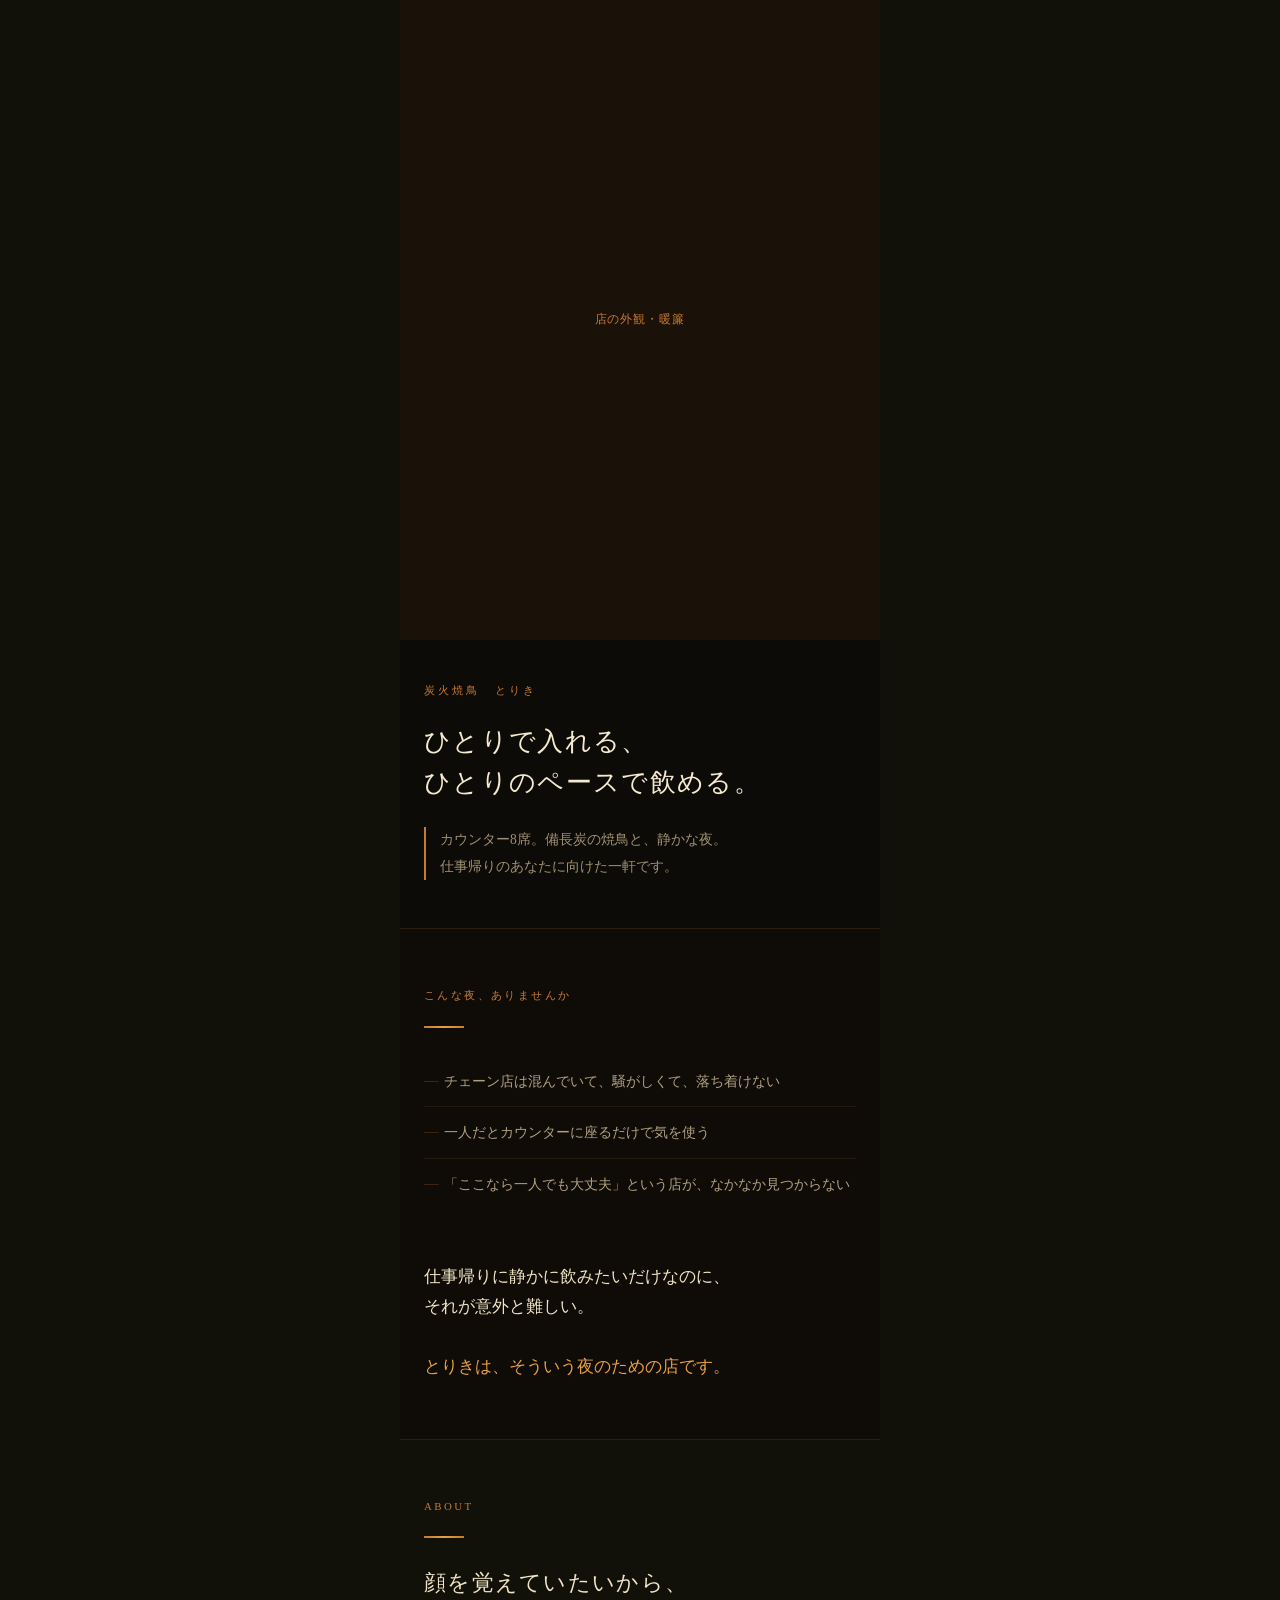
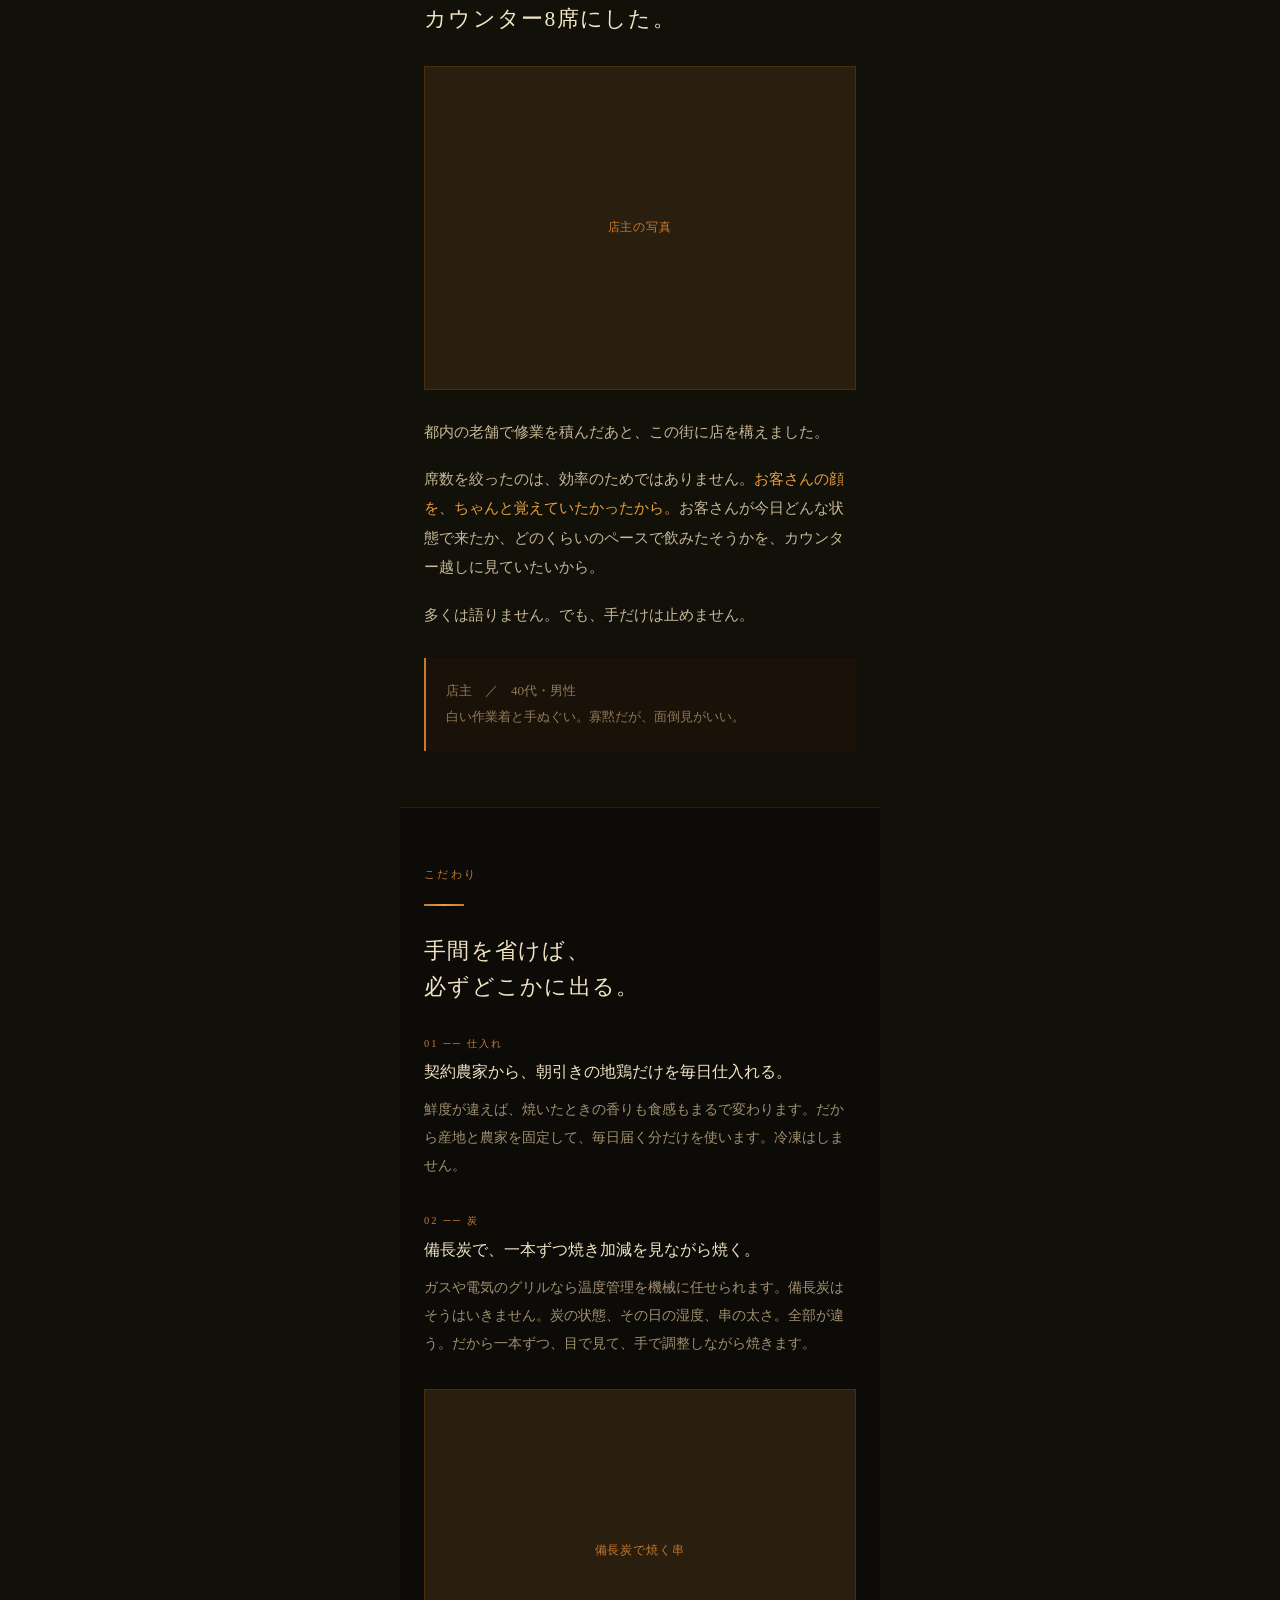
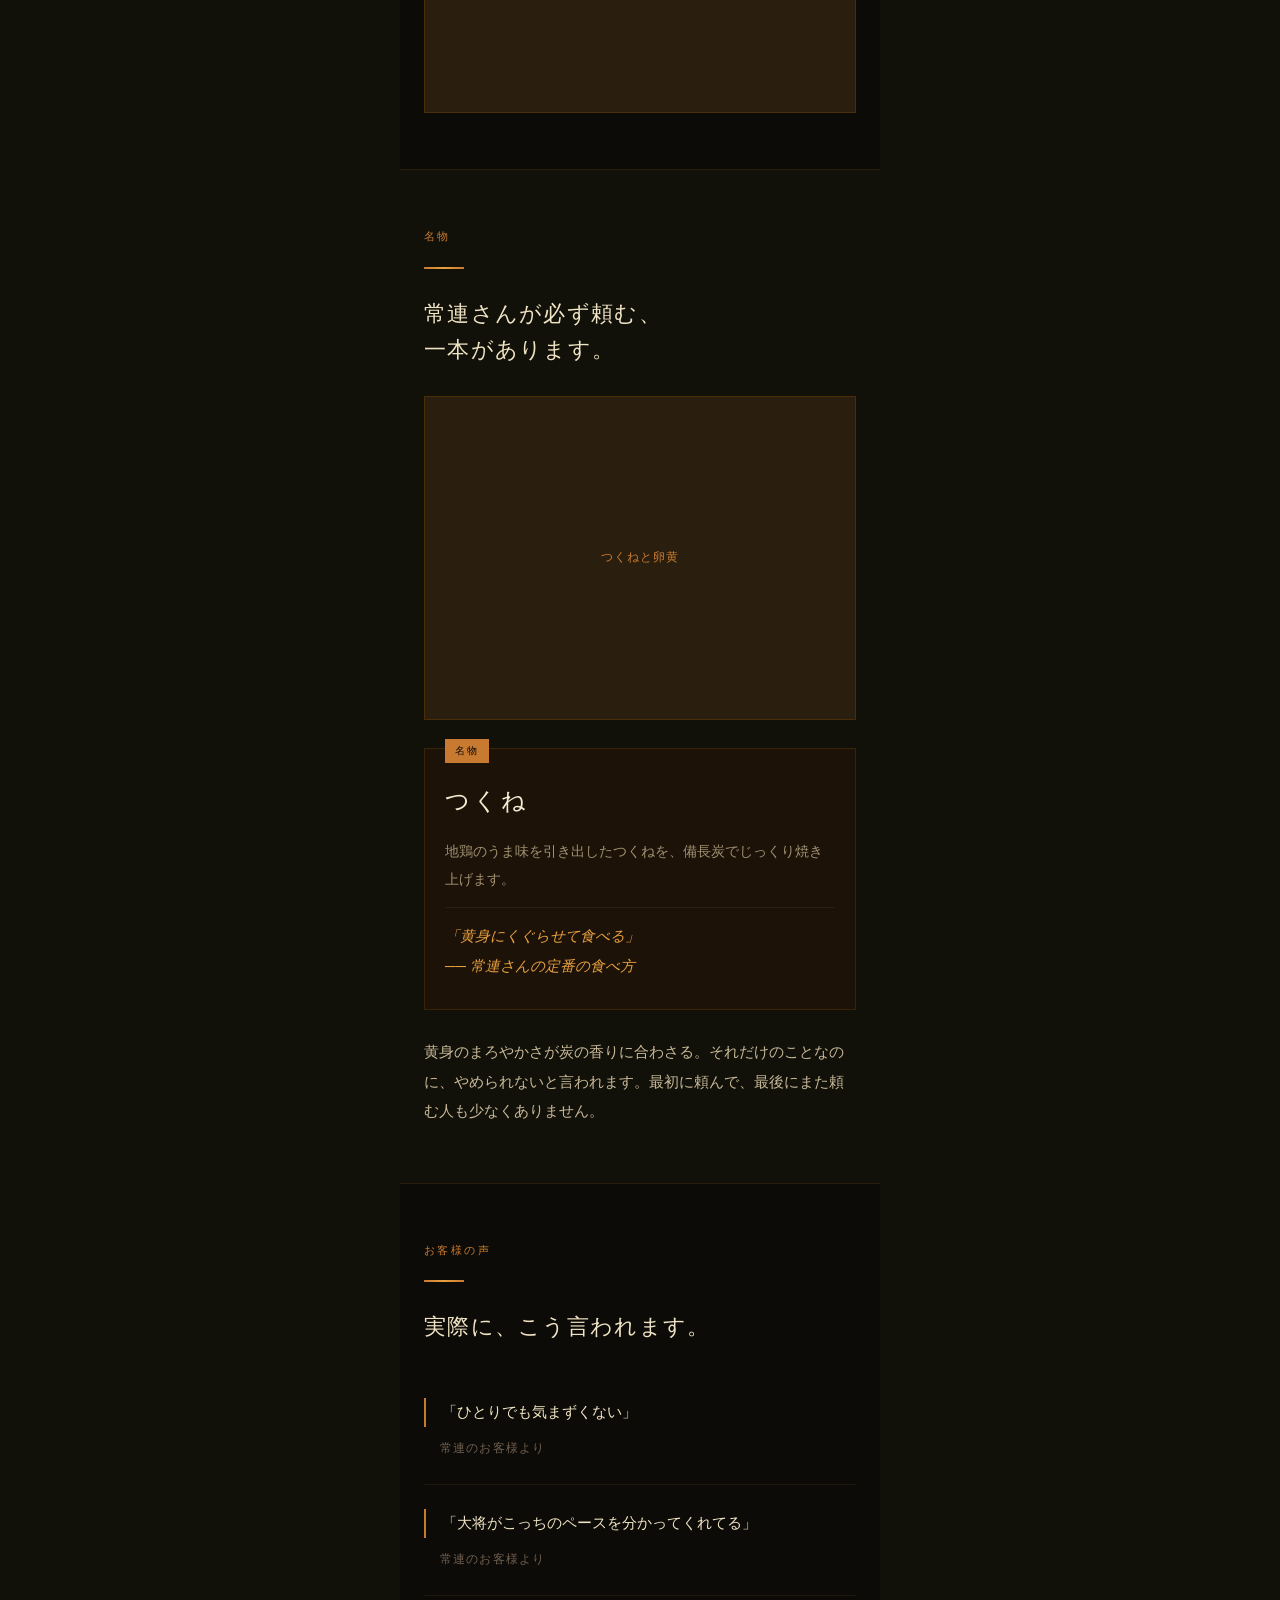
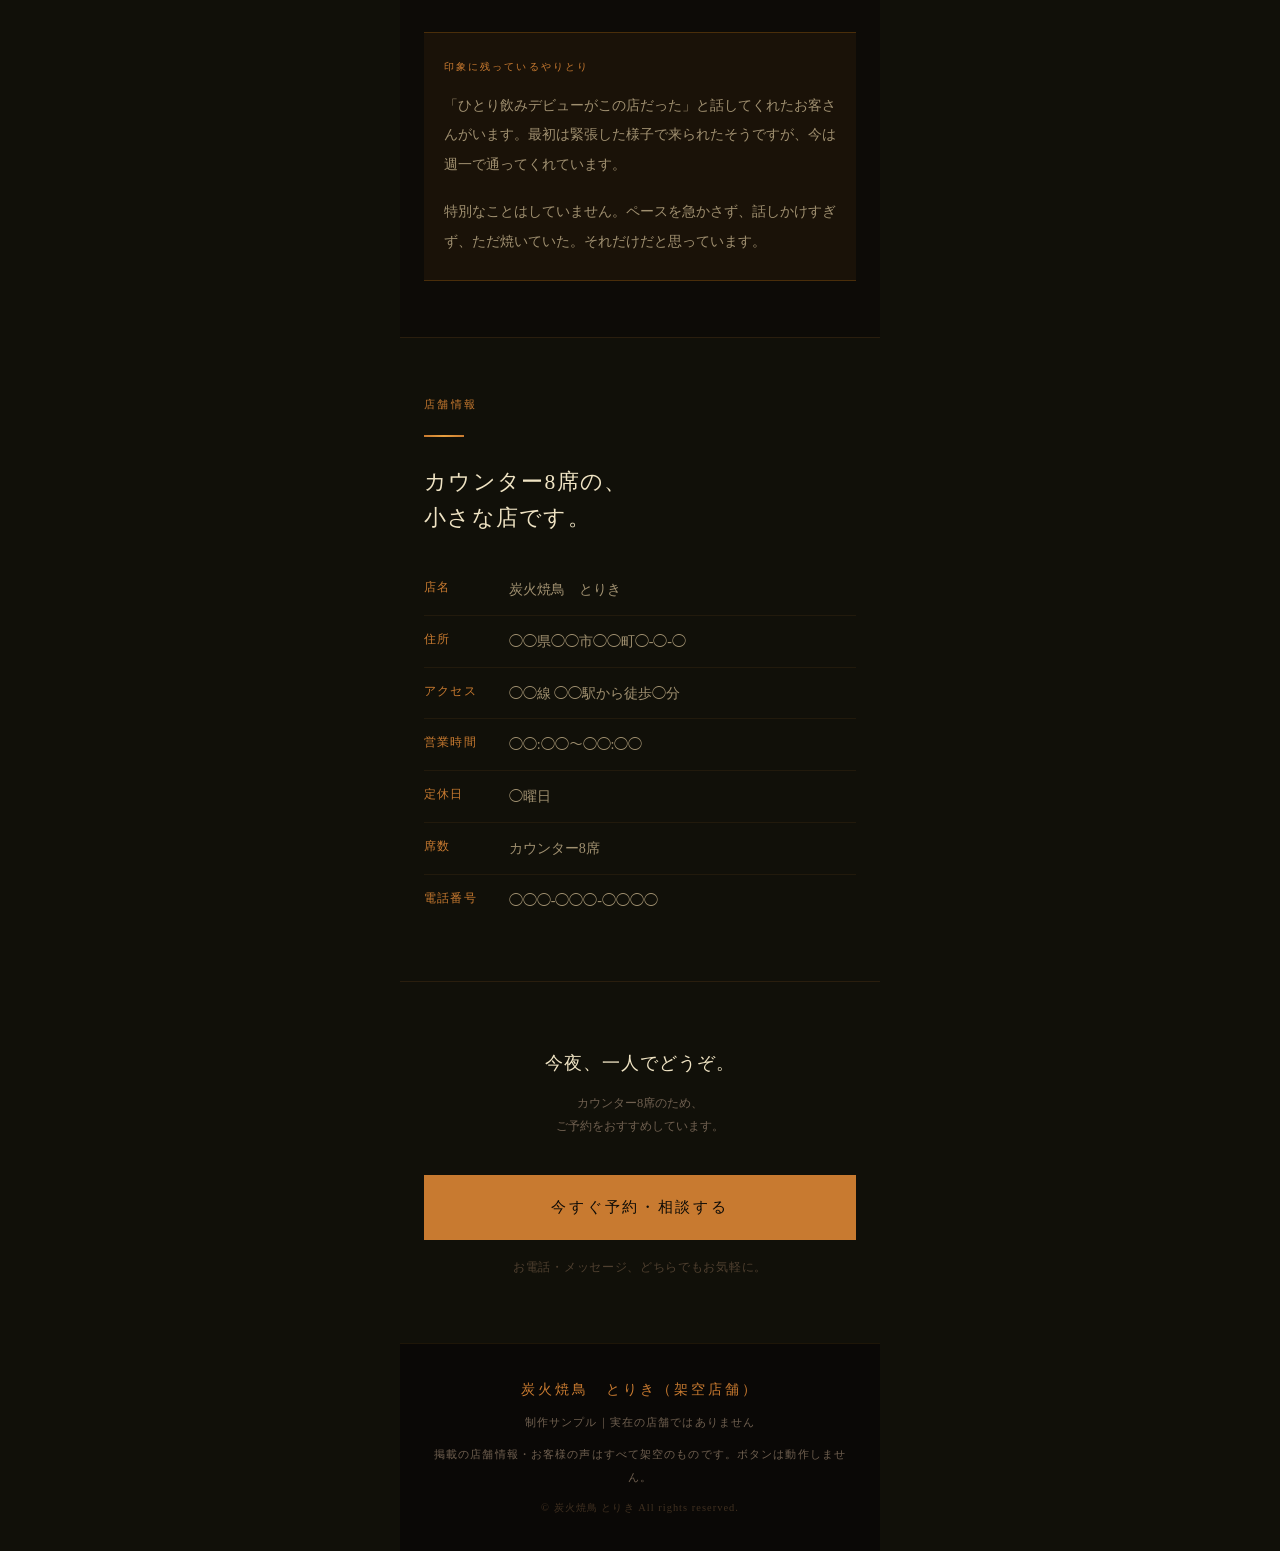
<file: samples/normal/index.html>
﻿<!DOCTYPE html>
<html lang="ja">
<head>
<meta charset="UTF-8">
<meta name="viewport" content="width=device-width, initial-scale=1.0">
<title>炭火焼鳥 とりき | 一人でも気まずくない、カウンター8席の焼鳥店｜制作サンプル</title>
<style>
  /* ══════════════════════════════════════════
     デザイン変数
     色とフォントはすべてここで定義しています。
     以降のCSSは var(--〇〇) を参照するだけなので、
     見た目を変えたいときはこのブロックだけを直します。
     ══════════════════════════════════════════ */
  :root {
    /* ── フォント ── */
    --font-base: "Hiragino Mincho ProN", "Yu Mincho", "游明朝", Georgia, serif;

    /* ── 基本の色（まずここを見る） ── */
    --bg: #111009;              /* ページ全体の背景 */
    --text: #c8b898;            /* 本文（p）の文字色 */
    --accent: #c87a30;          /* アクセント＝炭火のオレンジ */
    --accent-bright: #e8a040;   /* 明るいアクセント（強調・ホバー） */

    /* ── 背景のバリエーション ── */
    --bg-deep: #0d0b07;         /* 一段暗い背景：hero / craft / voice */
    --bg-soft: #0f0c08;         /* わずかに明るい背景：empathy */
    --bg-panel: #1a1208;        /* 囲みパネル：店主profile / 体験談 / hero写真枠 */
    --bg-card: #1c1208;         /* 名物カードの背景 */
    --bg-slot: #2a1e0e;         /* 写真差し替え枠の背景 */
    --bg-footer: #0a0806;       /* フッターの背景 */

    /* ── 文字色のバリエーション ── */
    --text-base: #e8dfc8;       /* body既定（色指定のない要素が継承する） */
    --text-heading: #f0e4c4;    /* 見出し h2 */
    --text-emphasis: #f0e4c4;   /* 本文中の強調：結論文 / お客様の声 / CTA */
    --text-hero: #f5ead0;       /* heroのキャッチコピー */
    --text-menu-name: #f5ead0;  /* 名物の品名 */
    --text-muted: #a09070;      /* 補足・説明文 */
    --text-list: #b0a080;       /* 共感セクションのリスト */
    --text-profile: #907858;    /* 店主プロフィール */
    --text-dim: #706050;        /* 薄い注記：声の属性 / CTAサブ / フッター注記 */
    --text-faint: #504030;      /* 最も薄い注記：CTA下の一文 */
    --text-copyright: #403020;  /* コピーライト */
    --on-accent: #0d0b07;       /* アクセント色の上に乗る文字（ボタン等） */

    /* ── 罫線 ── */
    --border: #2a1e0e;          /* セクションの区切り線 */
    --border-strong: #4a2e0a;   /* 強い罫線：写真枠 / 体験談の上下 */
    --border-card: #3a2408;     /* 名物カードの枠線 */
    --border-subtle: #221a0c;   /* 淡い罫線：共感リスト / 店舗情報 */
    --border-faint: #1e1608;    /* 最も淡い罫線：お客様の声 / フッター上部 */
    --border-marker: #4a3010;   /* 共感リスト先頭の「──」 */

    /* ── アクセントの用途別 ──
       すべて --accent 系を参照しています。
       「ボタンだけ別の色にしたい」といった場合は、
       ここの1行を色コードに書き換えれば、その用途だけが変わります。 */
    --accent-label: var(--accent);         /* 小見出しラベル / 店舗情報の項目名 / 店名 */
    --accent-line: var(--accent);          /* 縦罫線・区切り線 */
    --accent-fill: var(--accent);          /* 塗り：CTAボタン / 「名物」バッジ */
    --accent-slot: var(--accent);          /* 写真差し替え枠の文字 */
    --accent-hover: var(--accent-bright);  /* ボタンのホバー */
    --accent-em: var(--accent-bright);     /* 本文中の <em> / 引用 */
  }

  *, *::before, *::after {
    box-sizing: border-box;
    margin: 0;
    padding: 0;
  }

  html {
    font-size: 16px;
  }

  body {
    background-color: var(--bg);
    color: var(--text-base);
    font-family: var(--font-base);
    line-height: 1.9;
    max-width: 480px;
    margin: 0 auto;
  }

  /* ── 写真枠 ── */
  .photo-slot {
    display: flex;
    align-items: center;
    justify-content: center;
    aspect-ratio: 4 / 3;
    font-size: 0.78rem;
    letter-spacing: 0.08em;
    background-color: var(--bg-slot);
    color: var(--accent-slot);
    border: 1px solid var(--border-strong);
  }

  /* ── 共通 ── */
  .section {
    padding: 56px 24px;
    border-bottom: 1px solid var(--border);
  }

  .section:last-of-type {
    border-bottom: none;
  }

  .section-label {
    font-size: 0.68rem;
    letter-spacing: 0.22em;
    color: var(--accent-label);
    text-transform: uppercase;
    margin-bottom: 20px;
    display: block;
  }

  h2 {
    font-size: 1.35rem;
    font-weight: normal;
    line-height: 1.65;
    letter-spacing: 0.06em;
    color: var(--text-heading);
    margin-bottom: 28px;
  }

  p {
    font-size: 0.92rem;
    line-height: 2.0;
    color: var(--text);
    margin-bottom: 18px;
  }

  p:last-child {
    margin-bottom: 0;
  }

  em {
    font-style: normal;
    color: var(--accent-em);
  }

  /* 炭火をイメージした区切り */
  .ember-rule {
    width: 40px;
    height: 2px;
    background: linear-gradient(90deg, var(--accent-line), var(--accent-bright), var(--accent-line));
    margin: 0 0 28px 0;
    border: none;
  }

  /* ── 1. ファーストビュー ── */
  #hero {
    background-color: var(--bg-deep);
    padding: 0;
    border-bottom: 1px solid var(--border);
    position: relative;
  }

  #hero .hero-photo {
    position: relative;
  }

  #hero .hero-photo .photo-slot {
    aspect-ratio: 3 / 4;
    border: none;
    background-color: var(--bg-panel);
  }

  #hero .hero-overlay {
    padding: 40px 24px 48px;
  }

  .hero-store-name {
    font-size: 0.7rem;
    letter-spacing: 0.28em;
    color: var(--accent-label);
    margin-bottom: 20px;
    display: block;
  }

  .hero-catch {
    font-size: 1.65rem;
    font-weight: normal;
    line-height: 1.55;
    letter-spacing: 0.05em;
    color: var(--text-hero);
    margin-bottom: 20px;
  }

  .hero-catch span {
    display: block;
  }

  .hero-sub {
    font-size: 0.85rem;
    line-height: 1.95;
    color: var(--text-muted);
    border-left: 2px solid var(--accent-line);
    padding-left: 14px;
    margin-top: 24px;
  }

  /* ── 2. 共感 ── */
  #empathy {
    background-color: var(--bg-soft);
  }

  .empathy-list {
    list-style: none;
    margin: 0 0 28px 0;
    padding: 0;
  }

  .empathy-list li {
    font-size: 0.9rem;
    color: var(--text-list);
    line-height: 1.85;
    padding: 12px 0;
    border-bottom: 1px solid var(--border-subtle);
    padding-left: 20px;
    position: relative;
  }

  .empathy-list li::before {
    content: "──";
    position: absolute;
    left: 0;
    color: var(--border-marker);
    font-size: 0.65rem;
    top: 16px;
  }

  .empathy-list li:last-child {
    border-bottom: none;
  }

  .empathy-answer {
    font-size: 1.05rem;
    font-weight: normal;
    line-height: 1.8;
    color: var(--text-emphasis);
    padding: 24px 0 0 0;
  }

  /* ── 3. 店主・About ── */
  #about {
    background-color: var(--bg);
  }

  .owner-profile {
    margin-top: 28px;
    padding: 20px;
    background-color: var(--bg-panel);
    border-left: 2px solid var(--accent-line);
  }

  .owner-profile p {
    font-size: 0.82rem;
    color: var(--text-profile);
    margin-bottom: 0;
  }

  /* ── 4. こだわり ── */
  #craft {
    background-color: var(--bg-deep);
  }

  .craft-step {
    margin-bottom: 32px;
  }

  .craft-step-num {
    font-size: 0.65rem;
    letter-spacing: 0.2em;
    color: var(--accent-label);
    display: block;
    margin-bottom: 6px;
  }

  .craft-step-title {
    font-size: 1.0rem;
    color: var(--text-emphasis);
    line-height: 1.6;
    margin-bottom: 10px;
    font-weight: normal;
  }

  .craft-step-desc {
    font-size: 0.88rem;
    color: var(--text-muted);
    line-height: 2.0;
  }

  /* ── 5. 名物・おすすめ ── */
  #menu {
    background-color: var(--bg);
  }

  .menu-feature {
    margin: 28px 0;
    padding: 28px 20px;
    background-color: var(--bg-card);
    border: 1px solid var(--border-card);
    position: relative;
  }

  .menu-feature::before {
    content: "名物";
    position: absolute;
    top: -10px;
    left: 20px;
    background-color: var(--accent-fill);
    color: var(--on-accent);
    font-size: 0.65rem;
    letter-spacing: 0.18em;
    padding: 2px 10px;
  }

  .menu-name {
    font-size: 1.5rem;
    color: var(--text-menu-name);
    letter-spacing: 0.12em;
    margin-bottom: 12px;
    font-weight: normal;
  }

  .menu-desc {
    font-size: 0.88rem;
    color: var(--text-muted);
    line-height: 2.0;
    margin-bottom: 0;
  }

  .menu-quote {
    font-size: 0.92rem;
    color: var(--accent-em);
    font-style: italic;
    margin-top: 14px;
    padding-top: 14px;
    border-top: 1px solid var(--border);
  }

  /* ── 6. お客様の声 ── */
  #voice {
    background-color: var(--bg-deep);
  }

  .voice-item {
    padding: 24px 0;
    border-bottom: 1px solid var(--border-faint);
  }

  .voice-item:last-of-type {
    border-bottom: none;
  }

  .voice-quote {
    font-size: 0.95rem;
    color: var(--text-emphasis);
    line-height: 1.9;
    margin-bottom: 10px;
    padding-left: 16px;
    border-left: 2px solid var(--accent-line);
  }

  .voice-attr {
    font-size: 0.72rem;
    color: var(--text-dim);
    letter-spacing: 0.1em;
    padding-left: 16px;
  }

  .voice-story {
    margin-top: 36px;
    padding: 24px 20px;
    background-color: var(--bg-panel);
    border-top: 1px solid var(--border-strong);
    border-bottom: 1px solid var(--border-strong);
  }

  .voice-story-label {
    font-size: 0.65rem;
    letter-spacing: 0.2em;
    color: var(--accent-label);
    margin-bottom: 14px;
    display: block;
  }

  .voice-story p {
    font-size: 0.88rem;
    color: var(--text-muted);
    line-height: 2.1;
  }

  /* ── 7. CTA ── */
  #cta {
    background-color: var(--bg);
    text-align: center;
    padding: 64px 24px;
  }

  #cta .cta-catch {
    font-size: 1.1rem;
    color: var(--text-emphasis);
    letter-spacing: 0.06em;
    margin-bottom: 10px;
    font-weight: normal;
  }

  #cta .cta-sub {
    font-size: 0.78rem;
    color: var(--text-dim);
    margin-bottom: 36px;
    line-height: 1.9;
  }

  .cta-btn {
    display: block;
    width: 100%;
    padding: 18px 0;
    background-color: var(--accent-fill);
    color: var(--on-accent);
    font-family: var(--font-base);
    font-size: 0.95rem;
    letter-spacing: 0.18em;
    text-decoration: none;
    text-align: center;
    border: none;
    cursor: pointer;
    transition: background-color 0.2s;
  }

  .cta-btn:hover {
    background-color: var(--accent-hover);
  }

  /* サンプルのため無効化したボタン */
  .cta-btn[aria-disabled="true"],
  .cta-btn[aria-disabled="true"]:hover {
    background-color: var(--accent-fill);
    cursor: default;
  }

  .cta-note {
    font-size: 0.72rem;
    color: var(--text-faint);
    margin-top: 16px;
    letter-spacing: 0.06em;
  }

  /* ── 店舗情報 ── */
  #info {
    background-color: var(--bg);
  }

  .info-list div {
    display: flex;
    gap: 16px;
    padding: 12px 0;
    border-bottom: 1px solid var(--border-subtle);
  }

  .info-list div:last-child {
    border-bottom: none;
  }

  .info-list dt {
    flex: 0 0 5.5em;
    font-size: 0.78rem;
    letter-spacing: 0.1em;
    color: var(--accent-label);
    line-height: 1.9;
  }

  .info-list dd {
    font-size: 0.88rem;
    color: var(--text-muted);
    line-height: 1.9;
  }

  /* ── 8. フッター ── */
  footer {
    background-color: var(--bg-footer);
    padding: 32px 24px;
    text-align: center;
    border-top: 1px solid var(--border-faint);
  }

  .footer-name {
    font-size: 0.85rem;
    color: var(--accent-label);
    letter-spacing: 0.22em;
    margin-bottom: 8px;
  }

  .footer-copy {
    font-size: 0.65rem;
    color: var(--text-copyright);
    letter-spacing: 0.1em;
  }

  .footer-note {
    font-size: 0.7rem;
    color: var(--text-dim);
    letter-spacing: 0.1em;
    margin-bottom: 10px;
  }
</style>
</head>
<body>

<!-- ━━━━━━━━━━━━━━━━━━━━━━━━
  1. ファーストビュー
━━━━━━━━━━━━━━━━━━━━━━━━ -->
<section id="hero" data-section="hero">
  <div class="hero-photo">
    <!-- 写真差し替え位置：店の外観または夜の暖簾 -->
    <div class="photo-slot" data-slot="hero"><span>店の外観・暖簾</span></div>
  </div>
  <div class="hero-overlay">
    <span class="hero-store-name">炭火焼鳥　とりき</span>
    <h1 class="hero-catch">
      <span>ひとりで入れる、</span>
      <span>ひとりのペースで飲める。</span>
    </h1>
    <p class="hero-sub">
      カウンター8席。備長炭の焼鳥と、静かな夜。<br>
      仕事帰りのあなたに向けた一軒です。
    </p>
  </div>
</section>

<!-- ━━━━━━━━━━━━━━━━━━━━━━━━
  2. 共感
━━━━━━━━━━━━━━━━━━━━━━━━ -->
<section id="empathy" class="section" data-section="empathy">
  <span class="section-label">こんな夜、ありませんか</span>
  <hr class="ember-rule">
  <ul class="empathy-list">
    <li>チェーン店は混んでいて、騒がしくて、落ち着けない</li>
    <li>一人だとカウンターに座るだけで気を使う</li>
    <li>「ここなら一人でも大丈夫」という店が、なかなか見つからない</li>
  </ul>
  <p class="empathy-answer">
    仕事帰りに静かに飲みたいだけなのに、<br>
    それが意外と難しい。<br><br>
    <em>とりきは、そういう夜のための店です。</em>
  </p>
</section>

<!-- ━━━━━━━━━━━━━━━━━━━━━━━━
  3. 店主・About
━━━━━━━━━━━━━━━━━━━━━━━━ -->
<section id="about" class="section" data-section="about">
  <span class="section-label">About</span>
  <hr class="ember-rule">
  <h2>顔を覚えていたいから、<br>カウンター8席にした。</h2>

  <!-- 写真差し替え位置：店主（白い作業着・手ぬぐい）の写真 -->
  <div class="photo-slot" data-slot="owner"><span>店主の写真</span></div>

  <p style="margin-top: 28px;">
    都内の老舗で修業を積んだあと、この街に店を構えました。
  </p>
  <p>
    席数を絞ったのは、効率のためではありません。<em>お客さんの顔を、ちゃんと覚えていたかったから。</em>お客さんが今日どんな状態で来たか、どのくらいのペースで飲みたそうかを、カウンター越しに見ていたいから。
  </p>
  <p>
    多くは語りません。でも、手だけは止めません。
  </p>
  <div class="owner-profile">
    <p>店主　／　40代・男性<br>白い作業着と手ぬぐい。寡黙だが、面倒見がいい。</p>
  </div>
</section>

<!-- ━━━━━━━━━━━━━━━━━━━━━━━━
  4. こだわり
━━━━━━━━━━━━━━━━━━━━━━━━ -->
<section id="craft" class="section" data-section="craft">
  <span class="section-label">こだわり</span>
  <hr class="ember-rule">
  <h2>手間を省けば、<br>必ずどこかに出る。</h2>

  <div class="craft-step">
    <span class="craft-step-num">01 ── 仕入れ</span>
    <p class="craft-step-title">契約農家から、朝引きの地鶏だけを毎日仕入れる。</p>
    <p class="craft-step-desc">
      鮮度が違えば、焼いたときの香りも食感もまるで変わります。だから産地と農家を固定して、毎日届く分だけを使います。冷凍はしません。
    </p>
  </div>

  <div class="craft-step">
    <span class="craft-step-num">02 ── 炭</span>
    <p class="craft-step-title">備長炭で、一本ずつ焼き加減を見ながら焼く。</p>
    <p class="craft-step-desc">
      ガスや電気のグリルなら温度管理を機械に任せられます。備長炭はそうはいきません。炭の状態、その日の湿度、串の太さ。全部が違う。だから一本ずつ、目で見て、手で調整しながら焼きます。
    </p>
  </div>

  <!-- 写真差し替え位置：備長炭で焼く串の写真 -->
  <div class="photo-slot" data-slot="craft"><span>備長炭で焼く串</span></div>
</section>

<!-- ━━━━━━━━━━━━━━━━━━━━━━━━
  5. 名物・おすすめ
━━━━━━━━━━━━━━━━━━━━━━━━ -->
<section id="menu" class="section" data-section="menu">
  <span class="section-label">名物</span>
  <hr class="ember-rule">
  <h2>常連さんが必ず頼む、<br>一本があります。</h2>

  <!-- 写真差し替え位置：つくねと卵黄の写真 -->
  <div class="photo-slot" data-slot="menu"><span>つくねと卵黄</span></div>

  <div class="menu-feature">
    <p class="menu-name">つくね</p>
    <p class="menu-desc">
      地鶏のうま味を引き出したつくねを、備長炭でじっくり焼き上げます。
    </p>
    <p class="menu-quote">
      「黄身にくぐらせて食べる」<br>
      ── 常連さんの定番の食べ方
    </p>
  </div>

  <p>
    黄身のまろやかさが炭の香りに合わさる。それだけのことなのに、やめられないと言われます。最初に頼んで、最後にまた頼む人も少なくありません。
  </p>
</section>

<!-- ━━━━━━━━━━━━━━━━━━━━━━━━
  6. お客様の声
━━━━━━━━━━━━━━━━━━━━━━━━ -->
<section id="voice" class="section" data-section="voice">
  <span class="section-label">お客様の声</span>
  <hr class="ember-rule">
  <h2>実際に、こう言われます。</h2>

  <div class="voice-item">
    <p class="voice-quote">「ひとりでも気まずくない」</p>
    <p class="voice-attr">常連のお客様より</p>
  </div>

  <div class="voice-item">
    <p class="voice-quote">「大将がこっちのペースを分かってくれてる」</p>
    <p class="voice-attr">常連のお客様より</p>
  </div>

  <div class="voice-story">
    <span class="voice-story-label">印象に残っているやりとり</span>
    <p>
      「ひとり飲みデビューがこの店だった」と話してくれたお客さんがいます。最初は緊張した様子で来られたそうですが、今は週一で通ってくれています。
    </p>
    <p style="margin-top: 14px;">
      特別なことはしていません。ペースを急かさず、話しかけすぎず、ただ焼いていた。それだけだと思っています。
    </p>
  </div>
</section>

<!-- ━━━━━━━━━━━━━━━━━━━━━━━━
  店舗情報
━━━━━━━━━━━━━━━━━━━━━━━━ -->
<section id="info" class="section" data-section="info">
  <span class="section-label">店舗情報</span>
  <hr class="ember-rule">
  <h2>カウンター8席の、<br>小さな店です。</h2>

  <dl class="info-list">
    <div>
      <dt>店名</dt>
      <dd>炭火焼鳥　とりき</dd>
    </div>
    <div>
      <dt>住所</dt>
      <dd>◯◯県◯◯市◯◯町◯-◯-◯</dd>
    </div>
    <div>
      <dt>アクセス</dt>
      <dd>◯◯線 ◯◯駅から徒歩◯分</dd>
    </div>
    <div>
      <dt>営業時間</dt>
      <dd>◯◯:◯◯〜◯◯:◯◯</dd>
    </div>
    <div>
      <dt>定休日</dt>
      <dd>◯曜日</dd>
    </div>
    <div>
      <dt>席数</dt>
      <dd>カウンター8席</dd>
    </div>
    <div>
      <dt>電話番号</dt>
      <dd>◯◯◯-◯◯◯-◯◯◯◯</dd>
    </div>
  </dl>
</section>

<!-- ━━━━━━━━━━━━━━━━━━━━━━━━
  7. CTA
━━━━━━━━━━━━━━━━━━━━━━━━ -->
<section id="cta" data-section="cta">
  <p class="cta-catch">今夜、一人でどうぞ。</p>
  <p class="cta-sub">カウンター8席のため、<br>ご予約をおすすめしています。</p>
  <span class="cta-btn" role="button" aria-disabled="true">今すぐ予約・相談する</span>
  <p class="cta-note">お電話・メッセージ、どちらでもお気軽に。</p>
</section>

<!-- ━━━━━━━━━━━━━━━━━━━━━━━━
  8. フッター
━━━━━━━━━━━━━━━━━━━━━━━━ -->
<footer data-section="footer">
  <p class="footer-name">炭火焼鳥　とりき（架空店舗）</p>
  <p class="footer-note">制作サンプル｜実在の店舗ではありません</p>
  <p class="footer-note">掲載の店舗情報・お客様の声はすべて架空のものです。ボタンは動作しません。</p>
  <p class="footer-copy">&copy; 炭火焼鳥 とりき All rights reserved.</p>
</footer>

</body>
</html>
</file>
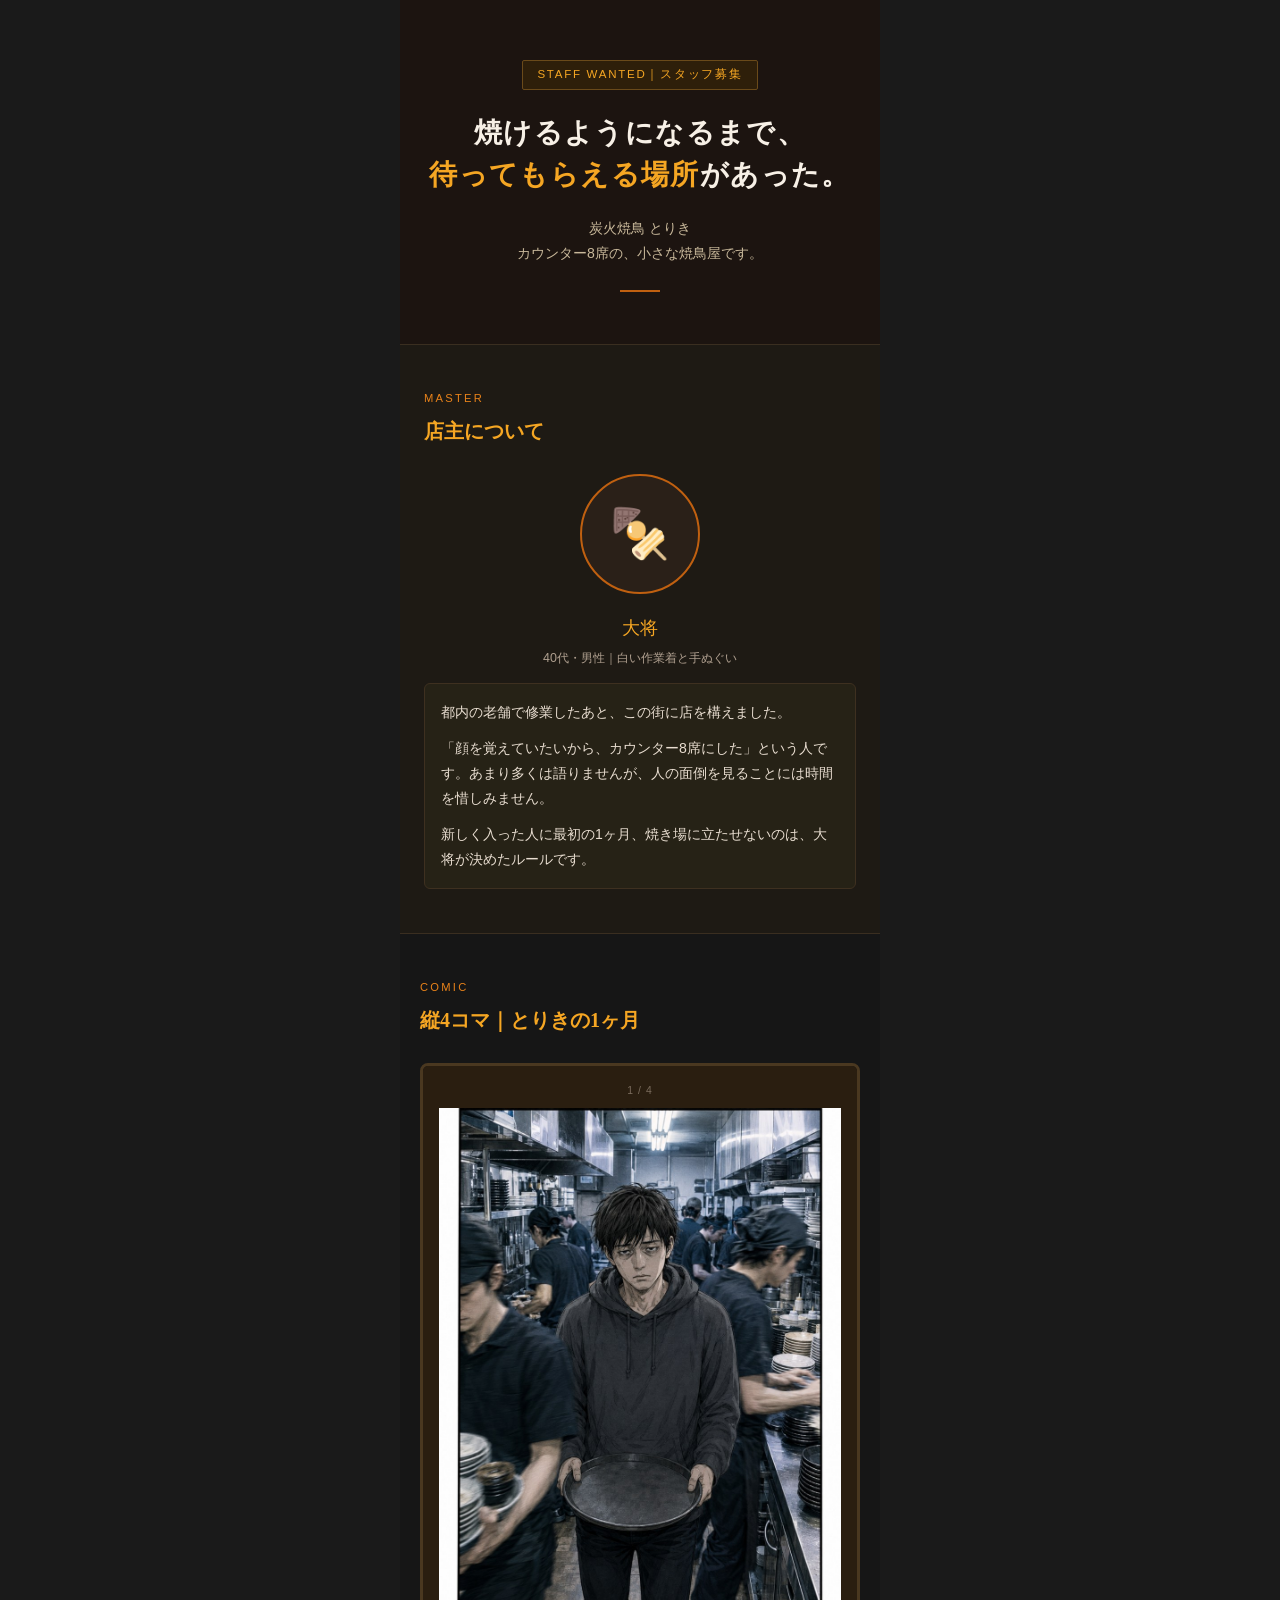
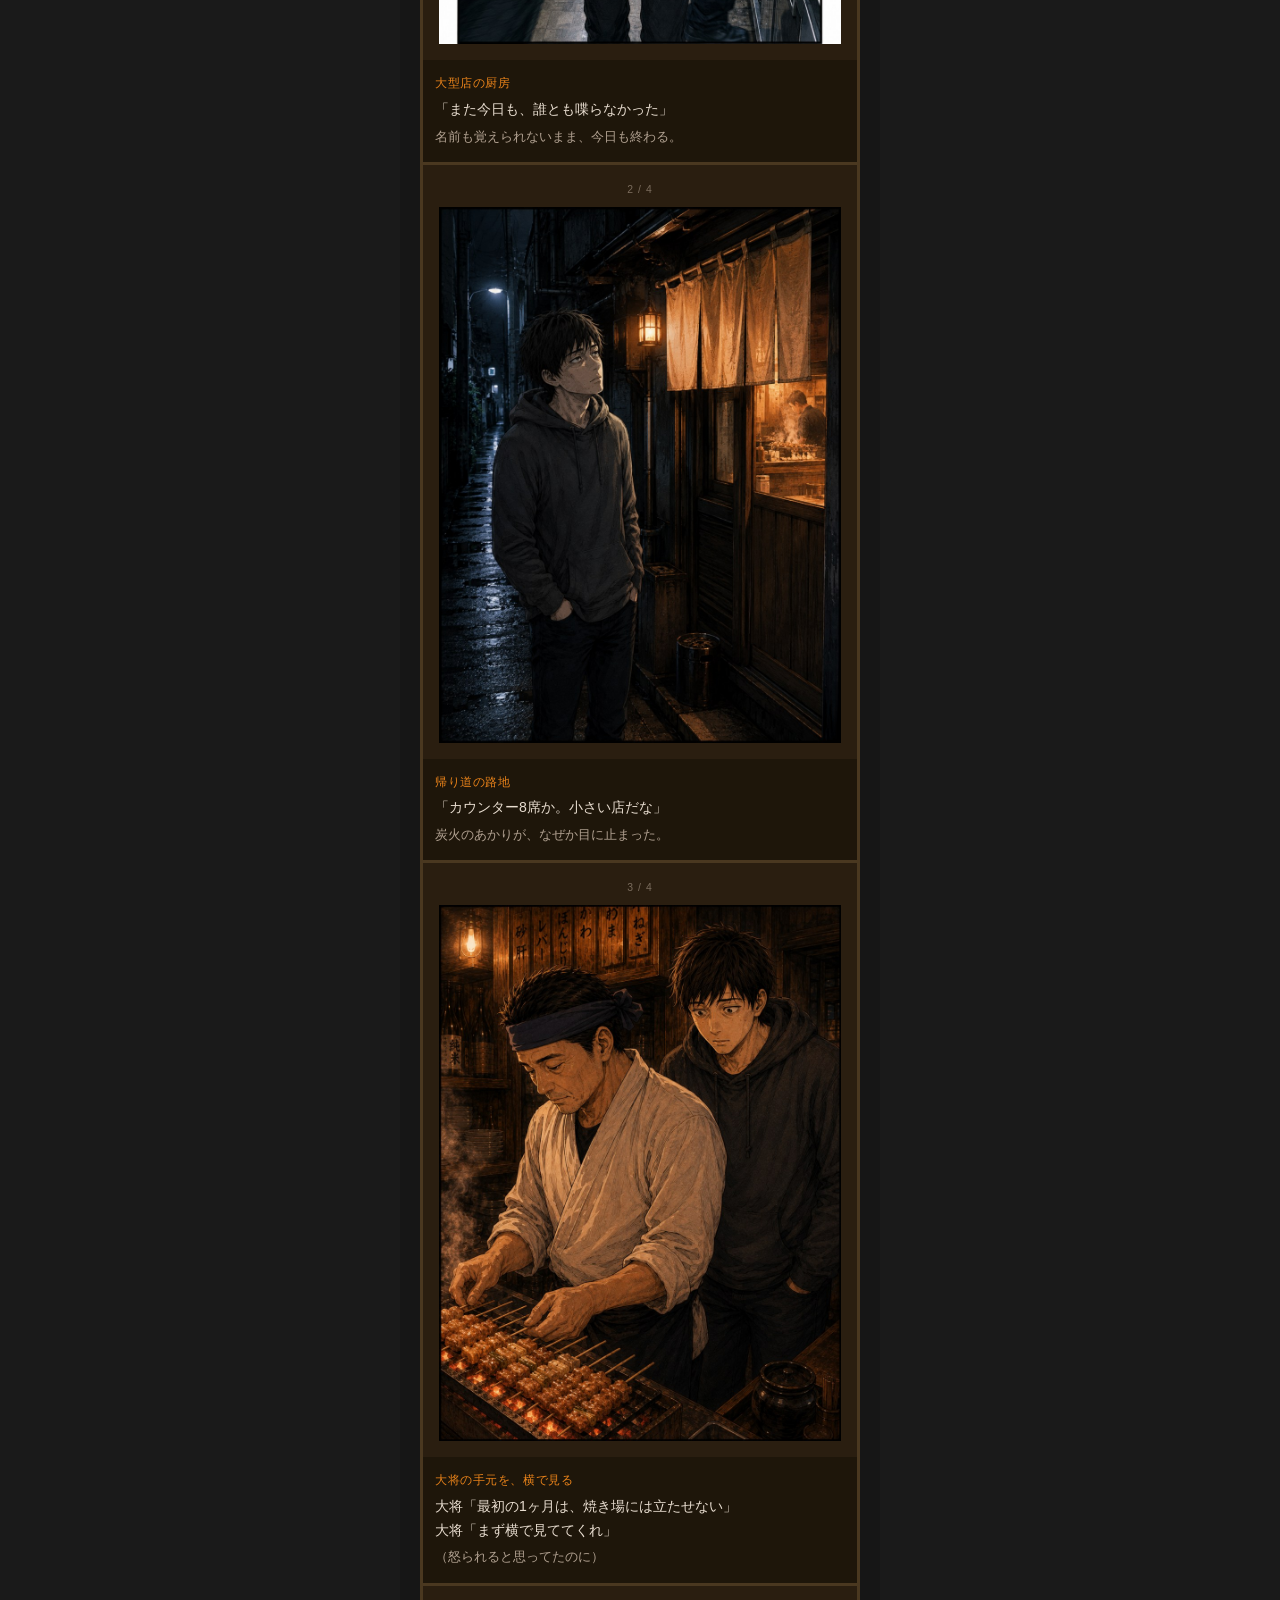
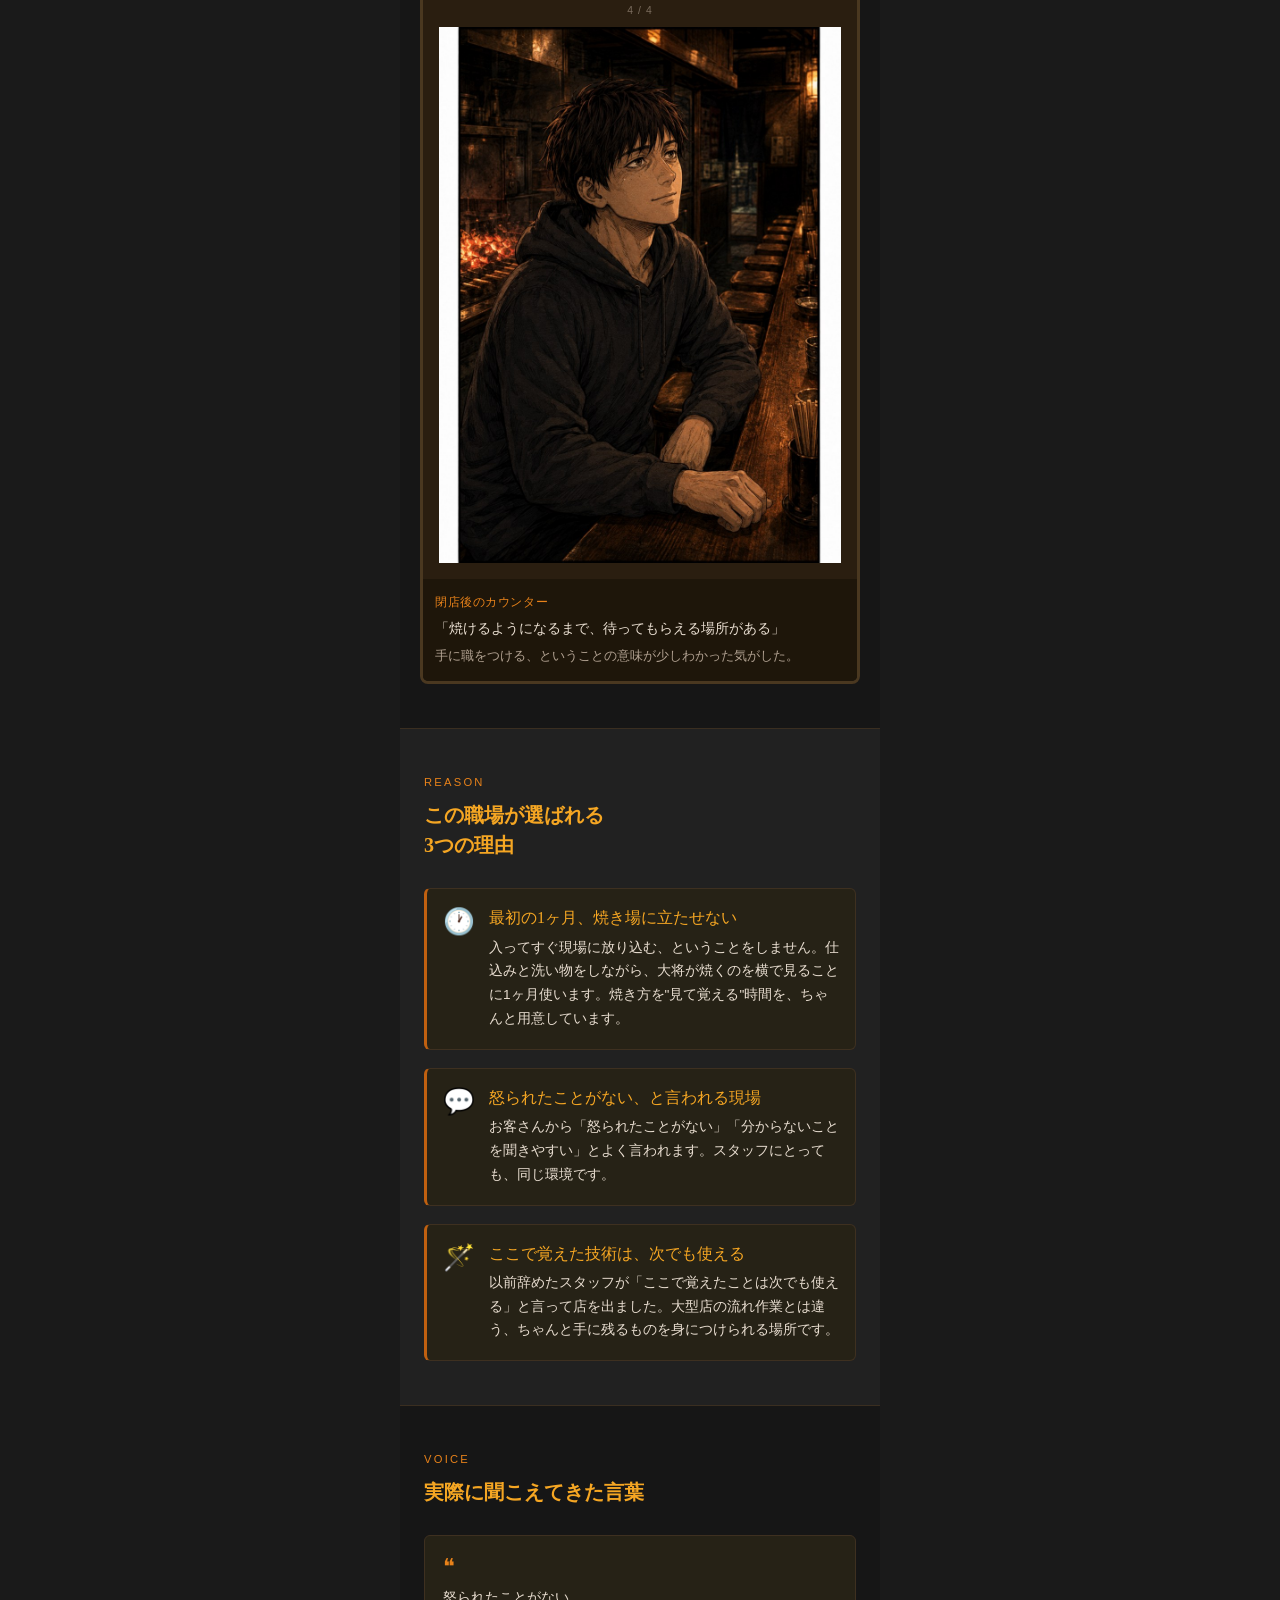
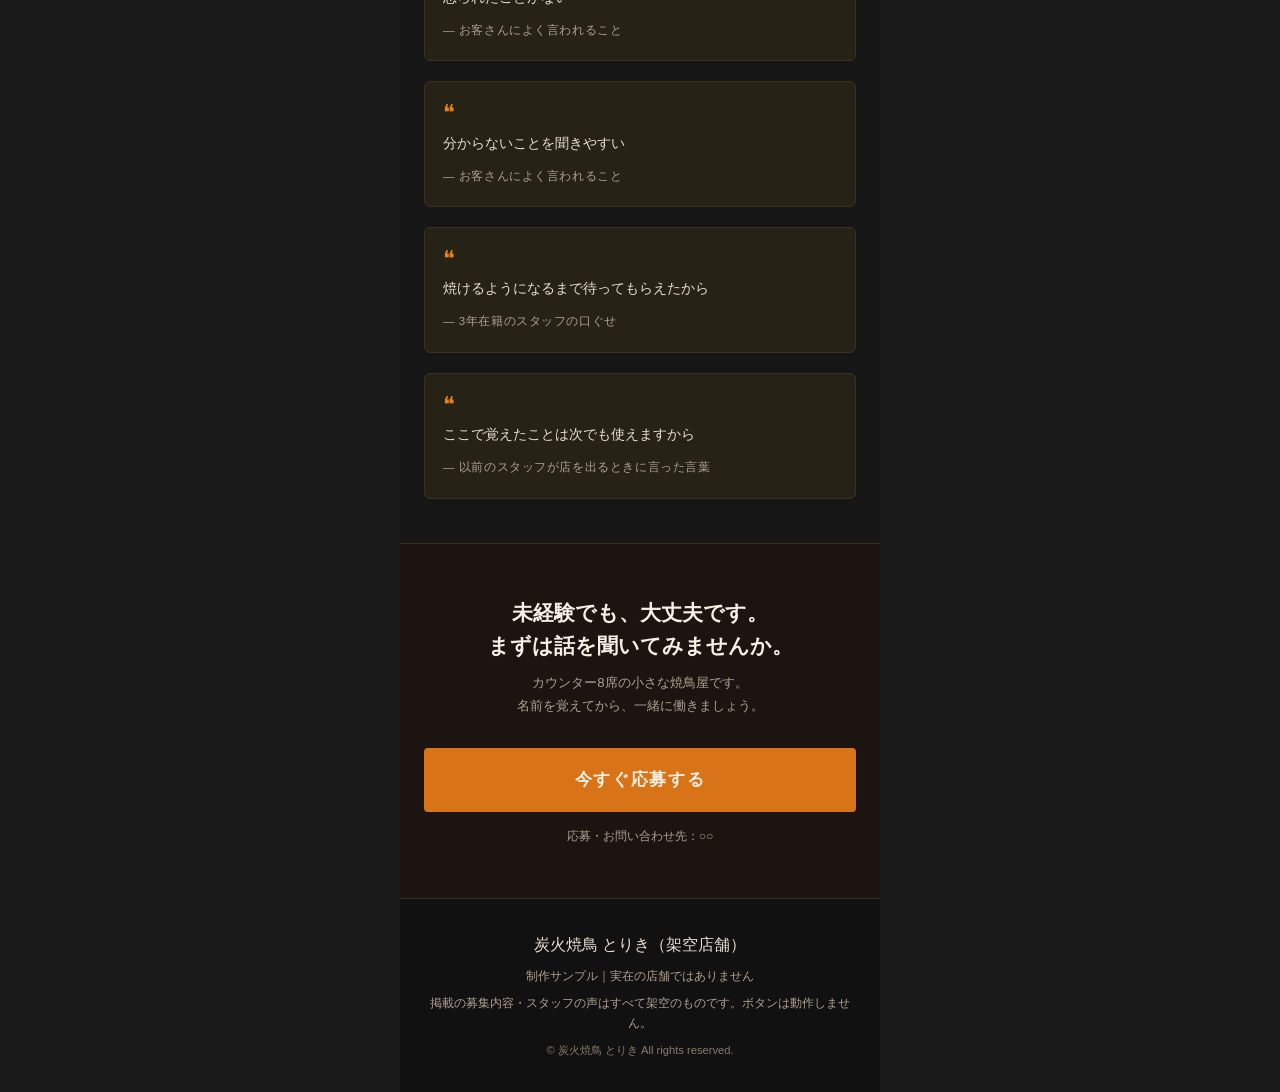
<file: samples/recruit-manga/index.html>
<!DOCTYPE html>
<html lang="ja"><head>
<meta charset="UTF-8">
<meta name="viewport" content="width=device-width, initial-scale=1.0">
<title>炭火焼鳥 とりき｜スタッフ募集｜制作サンプル</title>
<style>
:root {
  --bg-base: #1a1a1a;                /* ページ全体の背景 */
  --bg-section-alt: #212121;         /* 交互セクションの背景 */
  --bg-section-dark: #161616;        /* 暗めセクションの背景 */
  --bg-hero: #1c1410;                /* ヒーローセクションの背景 */
  --bg-card: #262216;                /* カード・吹き出し背景 */
  --bg-character: #1e1a14;           /* キャラクター紹介セクション背景 */
  --bg-photo-slot: #2a2018;          /* 写真枠の背景 */
  --bg-cta: #1c1410;                 /* CTAセクション背景 */
  --bg-footer: #111111;              /* フッター背景 */
  --bg-badge: #2e1f0a;               /* バッジ・ラベル背景 */
  --text-base: #e8ddd0;              /* 本文テキスト */
  --text-heading: #f5a623;           /* 見出しテキスト */
  --text-emphasis: #f5a623;          /* 本文中の強調テキスト */
  --text-sub: #b0a090;               /* サブテキスト・補足 */
  --text-hero-main: #f7f0e6;         /* ヒーローメインコピー */
  --text-hero-sub: #c8b89a;          /* ヒーローサブコピー */
  --text-character: #e8ddd0;         /* キャラクター紹介テキスト */
  --text-badge: #f5a623;             /* バッジのテキスト */
  --text-cta-heading: #f7f0e6;       /* CTAの見出し */
  --text-footer: #8a7a6a;            /* フッターテキスト */
  --accent: #e8821a;                 /* メインアクセント（炭火オレンジ） */
  --accent-label: #e8821a;           /* ラベルのアクセント */
  --accent-line: #c06010;            /* 罫線のアクセント */
  --accent-fill: #d97318;            /* ボタン塗りのアクセント */
  --accent-fill-hover: #c06010;      /* ボタンホバー時の塗り */
  --border-section: #3a2e20;         /* セクション区切り線 */
  --border-card: #3e3020;            /* カード枠線 */
  --border-badge: #6a4a1a;           /* バッジ枠線 */
  --koma-border: #4a3820;            /* コマの枠線 */
  --koma-illust-bg: #2a1e10;         /* コマの絵エリア背景 */
  --koma-serif-bg: #1e160a;          /* コマのセリフエリア背景 */
  --koma-serif-text: #e8ddd0;        /* コマのセリフテキスト */
  --shadow-card: rgba(0,0,0,0.5);    /* カードの影 */
  --profile-hero-border: rgba(126,232,200,0.8); /* 差し込み画像枠の枠線（このLPでは未使用） */
  --profile-hero-shadow: rgba(0,0,0,0.3);       /* 差し込み画像枠の影（このLPでは未使用） */
  --font-base: 'Hiragino Kaku Gothic ProN', 'Noto Sans JP', sans-serif; /* 本文フォント */
  --font-heading: 'Hiragino Mincho ProN', 'Noto Serif JP', serif;       /* 見出しフォント */
}

*, *::before, *::after {
  box-sizing: border-box;
  margin: 0;
  padding: 0;
}

body {
  background: var(--bg-base);
  color: var(--text-base);
  font-family: var(--font-base);
  font-size: 15px;
  line-height: 1.7;
  max-width: 480px;
  margin: 0 auto;
}

/* ===== HERO ===== */
[data-section="hero"] {
  background: var(--bg-hero);
  padding: 60px 24px 52px;
  text-align: center;
  border-bottom: 1px solid var(--border-section);
  position: relative;
}

.hero-label {
  display: inline-block;
  font-size: 0.72rem;
  letter-spacing: 0.15em;
  color: var(--text-badge);
  background: var(--bg-badge);
  border: 1px solid var(--border-badge);
  padding: 4px 14px;
  border-radius: 2px;
  margin-bottom: 22px;
  font-family: var(--font-base);
}

.hero-main {
  font-family: var(--font-heading);
  font-size: 1.75rem;
  font-weight: 700;
  color: var(--text-hero-main);
  line-height: 1.5;
  margin-bottom: 20px;
  letter-spacing: 0.05em;
}

.hero-main span {
  color: var(--text-heading);
}

.hero-sub {
  font-size: 0.88rem;
  color: var(--text-hero-sub);
  line-height: 1.8;
}

.hero-divider {
  width: 40px;
  height: 2px;
  background: var(--accent-line);
  margin: 24px auto 0;
}

/* ===== CHARACTER ===== */
[data-section="character"] {
  background: var(--bg-character);
  padding: 44px 24px;
  border-bottom: 1px solid var(--border-section);
}

.section-label {
  font-size: 0.7rem;
  letter-spacing: 0.2em;
  color: var(--accent-label);
  margin-bottom: 8px;
  font-family: var(--font-base);
}

.section-title {
  font-family: var(--font-heading);
  font-size: 1.25rem;
  color: var(--text-heading);
  margin-bottom: 28px;
  line-height: 1.5;
}

.character-card {
  display: flex;
  flex-direction: column;
  gap: 20px;
}

.character-photo {
  width: 120px;
  height: 120px;
  background: var(--bg-photo-slot);
  border-radius: 50%;
  border: 2px solid var(--accent-line);
  display: flex;
  align-items: center;
  justify-content: center;
  font-size: 3rem;
  margin: 0 auto;
  flex-shrink: 0;
}

.character-body {
  text-align: center;
}

.character-name {
  font-family: var(--font-heading);
  font-size: 1.1rem;
  color: var(--text-heading);
  margin-bottom: 4px;
}

.character-role {
  font-size: 0.78rem;
  color: var(--text-sub);
  margin-bottom: 14px;
}

.character-desc {
  font-size: 0.88rem;
  color: var(--text-character);
  line-height: 1.8;
  text-align: left;
  background: var(--bg-card);
  border: 1px solid var(--border-card);
  border-radius: 6px;
  padding: 16px;
}

.character-desc p + p {
  margin-top: 10px;
}

/* ===== MANGA ===== */
[data-section="manga"] {
  background: var(--bg-section-dark);
  padding: 44px 20px;
  border-bottom: 1px solid var(--border-section);
}

.manga-header {
  margin-bottom: 24px;
}

.koma-strip {
  display: flex;
  flex-direction: column;
  border: 3px solid var(--koma-border);
  border-radius: 8px;
  overflow: hidden;
}

.koma-box {
  min-height: 320px;
  border-bottom: 3px solid var(--koma-border);
  display: flex;
  flex-direction: column;
}

.koma-box:last-child {
  border-bottom: none;
}

.koma-illust {
  min-height: 220px;
  background: var(--koma-illust-bg);
  display: flex;
  align-items: center;
  justify-content: center;
  flex-direction: column;
  gap: 8px;
  padding: 16px;
  flex: 1;
}

.koma-illust-inner {
  font-size: 3.2rem;
  line-height: 1;
}

.koma-num {
  font-size: 0.65rem;
  color: var(--text-sub);
  letter-spacing: 0.1em;
  opacity: 0.6;
}

.koma-serif {
  width: 100%;
  padding: 8px;
  background: var(--koma-serif-bg);
  color: var(--koma-serif-text);
  font-size: 0.9rem;
}

.koma-serif-inner {
  padding: 6px 4px;
  font-size: 0.88rem;
  line-height: 1.7;
}

.koma-serif-inner .speaker {
  font-size: 0.72rem;
  color: var(--accent-label);
  display: block;
  margin-bottom: 4px;
  letter-spacing: 0.05em;
}

/* セリフと区別するためのナレーション（地の文） */
.koma-serif-inner .narration {
  display: block;
  margin-top: 4px;
  color: var(--text-sub);
  font-size: 0.82rem;
}

/* ===== REASONS ===== */
[data-section="reasons"] {
  background: var(--bg-section-alt);
  padding: 44px 24px;
  border-bottom: 1px solid var(--border-section);
}

.reason-list {
  display: flex;
  flex-direction: column;
  gap: 18px;
  margin-top: 8px;
}

.reason-item {
  background: var(--bg-card);
  border: 1px solid var(--border-card);
  border-left: 3px solid var(--accent-line);
  border-radius: 6px;
  padding: 18px 16px;
  display: flex;
  gap: 14px;
  align-items: flex-start;
}

.reason-icon {
  font-size: 1.6rem;
  flex-shrink: 0;
  line-height: 1;
  margin-top: 2px;
}

.reason-body {}

.reason-title {
  font-family: var(--font-heading);
  font-size: 1rem;
  color: var(--text-heading);
  margin-bottom: 6px;
  line-height: 1.4;
}

.reason-text {
  font-size: 0.85rem;
  color: var(--text-base);
  line-height: 1.75;
}

/* ===== VOICE ===== */
[data-section="voice"] {
  background: var(--bg-section-dark);
  padding: 44px 24px;
  border-bottom: 1px solid var(--border-section);
}

.voice-list {
  display: flex;
  flex-direction: column;
  gap: 20px;
  margin-top: 8px;
}

.voice-card {
  background: var(--bg-card);
  border: 1px solid var(--border-card);
  border-radius: 6px;
  padding: 20px 18px;
}

.voice-quote {
  font-size: 1.4rem;
  color: var(--accent-label);
  line-height: 1;
  margin-bottom: 6px;
  font-family: var(--font-heading);
}

.voice-text {
  font-size: 0.9rem;
  color: var(--text-base);
  line-height: 1.8;
  font-family: var(--font-heading);
}

.voice-source {
  display: block;
  margin-top: 10px;
  font-size: 0.72rem;
  color: var(--text-sub);
  letter-spacing: 0.05em;
}

/* ===== CTA ===== */
[data-section="cta"] {
  background: var(--bg-cta);
  padding: 52px 24px;
  text-align: center;
  border-bottom: 1px solid var(--border-section);
}

.cta-heading {
  font-family: var(--font-heading);
  font-size: 1.3rem;
  color: var(--text-cta-heading);
  line-height: 1.6;
  margin-bottom: 10px;
}

.cta-sub {
  font-size: 0.83rem;
  color: var(--text-sub);
  margin-bottom: 30px;
  line-height: 1.7;
}

.cta-btn {
  display: block;
  width: 100%;
  padding: 18px 0;
  background: var(--accent-fill);
  color: var(--text-hero-main);
  font-family: var(--font-heading);
  font-size: 1.05rem;
  font-weight: 700;
  letter-spacing: 0.1em;
  border: none;
  border-radius: 4px;
  cursor: pointer;
  text-decoration: none;
  text-align: center;
  transition: background 0.2s;
}

.cta-btn:hover {
  background: var(--accent-fill-hover);
}

/* サンプルのため無効化したボタン */
.cta-btn[aria-disabled="true"],
.cta-btn[aria-disabled="true"]:hover {
  background: var(--accent-fill);
  cursor: default;
}

.cta-note {
  margin-top: 14px;
  font-size: 0.75rem;
  color: var(--text-sub);
}

/* ===== FOOTER ===== */
[data-section="footer"] {
  background: var(--bg-footer);
  padding: 32px 24px;
  text-align: center;
}

.footer-name {
  font-family: var(--font-heading);
  font-size: 1rem;
  color: var(--text-base);
  margin-bottom: 8px;
}

.footer-note {
  font-size: 0.72rem;
  color: var(--text-sub);
  margin-bottom: 8px;
  line-height: 1.7;
}

.footer-copy {
  font-size: 0.7rem;
  color: var(--text-footer);
}

.koma-illust { overflow: hidden; }
.koma-generated-image { display: block; width: 100%; height: auto; }
.lp-profile-image {
  width: 100%;
  height: 100%;
  object-fit: cover;
  object-position: center;
  display: block;
}
.lp-profile-hero {
  width: 180px;
  height: 220px;
  margin: 0 auto 20px;
  border-radius: 18px;
  overflow: hidden;
  border: 3px solid var(--profile-hero-border);
  box-shadow: 0 8px 24px var(--profile-hero-shadow);
}
</style>
</head>
<body>

<!-- ===== HERO ===== -->
<section data-section="hero">
  <p class="hero-label">STAFF WANTED｜スタッフ募集</p>
  <h1 class="hero-main">
    焼けるようになるまで、<br>
    <span>待ってもらえる場所</span>があった。
  </h1>
  <p class="hero-sub">
    炭火焼鳥 とりき<br>
    カウンター8席の、小さな焼鳥屋です。
  </p>
  <div class="hero-divider"></div>
</section>

<!-- ===== CHARACTER ===== -->
<section data-section="character">
  <p class="section-label">MASTER</p>
  <h2 class="section-title">店主について</h2>
  <div class="character-card">
    <div class="character-photo">🍢</div>
    <div class="character-body">
      <p class="character-name">大将</p>
      <p class="character-role">40代・男性｜白い作業着と手ぬぐい</p>
      <div class="character-desc">
        <p>都内の老舗で修業したあと、この街に店を構えました。</p>
        <p>「顔を覚えていたいから、カウンター8席にした」という人です。あまり多くは語りませんが、人の面倒を見ることには時間を惜しみません。</p>
        <p>新しく入った人に最初の1ヶ月、焼き場に立たせないのは、大将が決めたルールです。</p>
      </div>
    </div>
  </div>
</section>

<!-- ===== MANGA ===== -->
<section data-section="manga">
  <div class="manga-header">
    <p class="section-label">COMIC</p>
    <h2 class="section-title">縦4コマ｜とりきの1ヶ月</h2>
  </div>

  <div class="koma-strip">

    <div class="koma-box">
      <div class="koma-illust koma-illust-with-image"><span class="koma-num">1 / 4</span><img src="media/koma-01.jpg" alt="1コマ目：大型店の厨房で、疲れた顔をしている" class="koma-generated-image"></div>
      <div class="koma-serif">
        <div class="koma-serif-inner">
          <span class="speaker">大型店の厨房</span>
          「また今日も、誰とも喋らなかった」
          <span class="narration">名前も覚えられないまま、今日も終わる。</span>
        </div>
      </div>
    </div>

    <div class="koma-box">
      <div class="koma-illust koma-illust-with-image"><span class="koma-num">2 / 4</span><img src="media/koma-02.jpg" alt="2コマ目：路地でとりきの暖簾を見つける" class="koma-generated-image"></div>
      <div class="koma-serif">
        <div class="koma-serif-inner">
          <span class="speaker">帰り道の路地</span>
          「カウンター8席か。小さい店だな」
          <span class="narration">炭火のあかりが、なぜか目に止まった。</span>
        </div>
      </div>
    </div>

    <div class="koma-box">
      <div class="koma-illust koma-illust-with-image"><span class="koma-num">3 / 4</span><img src="media/koma-03.jpg" alt="3コマ目：大将の手元を横で見ている" class="koma-generated-image"></div>
      <div class="koma-serif">
        <div class="koma-serif-inner">
          <span class="speaker">大将の手元を、横で見る</span>
          大将「最初の1ヶ月は、焼き場には立たせない」<br>
          大将「まず横で見ててくれ」
          <span class="narration">（怒られると思ってたのに）</span>
        </div>
      </div>
    </div>

    <div class="koma-box">
      <div class="koma-illust koma-illust-with-image"><span class="koma-num">4 / 4</span><img src="media/koma-04.jpg" alt="4コマ目：閉店後のカウンターに座っている" class="koma-generated-image"></div>
      <div class="koma-serif">
        <div class="koma-serif-inner">
          <span class="speaker">閉店後のカウンター</span>
          「焼けるようになるまで、待ってもらえる場所がある」
          <span class="narration">手に職をつける、ということの意味が少しわかった気がした。</span>
        </div>
      </div>
    </div>

  </div>
</section>

<!-- ===== REASONS ===== -->
<section data-section="reasons">
  <p class="section-label">REASON</p>
  <h2 class="section-title">この職場が選ばれる<br>3つの理由</h2>

  <div class="reason-list">

    <div class="reason-item">
      <div class="reason-icon">🕐</div>
      <div class="reason-body">
        <p class="reason-title">最初の1ヶ月、焼き場に立たせない</p>
        <p class="reason-text">
          入ってすぐ現場に放り込む、ということをしません。仕込みと洗い物をしながら、大将が焼くのを横で見ることに1ヶ月使います。焼き方を"見て覚える"時間を、ちゃんと用意しています。
        </p>
      </div>
    </div>

    <div class="reason-item">
      <div class="reason-icon">💬</div>
      <div class="reason-body">
        <p class="reason-title">怒られたことがない、と言われる現場</p>
        <p class="reason-text">
          お客さんから「怒られたことがない」「分からないことを聞きやすい」とよく言われます。スタッフにとっても、同じ環境です。
        </p>
      </div>
    </div>

    <div class="reason-item">
      <div class="reason-icon">🪄</div>
      <div class="reason-body">
        <p class="reason-title">ここで覚えた技術は、次でも使える</p>
        <p class="reason-text">
          以前辞めたスタッフが「ここで覚えたことは次でも使える」と言って店を出ました。大型店の流れ作業とは違う、ちゃんと手に残るものを身につけられる場所です。
        </p>
      </div>
    </div>

  </div>
</section>

<!-- ===== VOICE ===== -->
<section data-section="voice">
  <p class="section-label">VOICE</p>
  <h2 class="section-title">実際に聞こえてきた言葉</h2>

  <div class="voice-list">

    <div class="voice-card">
      <div class="voice-quote">❝</div>
      <p class="voice-text">怒られたことがない</p>
      <span class="voice-source">— お客さんによく言われること</span>
    </div>

    <div class="voice-card">
      <div class="voice-quote">❝</div>
      <p class="voice-text">分からないことを聞きやすい</p>
      <span class="voice-source">— お客さんによく言われること</span>
    </div>

    <div class="voice-card">
      <div class="voice-quote">❝</div>
      <p class="voice-text">焼けるようになるまで待ってもらえたから</p>
      <span class="voice-source">— 3年在籍のスタッフの口ぐせ</span>
    </div>

    <div class="voice-card">
      <div class="voice-quote">❝</div>
      <p class="voice-text">ここで覚えたことは次でも使えますから</p>
      <span class="voice-source">— 以前のスタッフが店を出るときに言った言葉</span>
    </div>

  </div>
</section>

<!-- ===== CTA ===== -->
<section data-section="cta">
  <h2 class="cta-heading">
    未経験でも、大丈夫です。<br>
    まずは話を聞いてみませんか。
  </h2>
  <p class="cta-sub">
    カウンター8席の小さな焼鳥屋です。<br>
    名前を覚えてから、一緒に働きましょう。
  </p>
  <span class="cta-btn" role="button" aria-disabled="true">今すぐ応募する</span>
  <p class="cta-note">応募・お問い合わせ先：○○</p>
</section>

<!-- ===== FOOTER ===== -->
<footer data-section="footer">
  <p class="footer-name">炭火焼鳥 とりき（架空店舗）</p>
  <p class="footer-note">制作サンプル｜実在の店舗ではありません</p>
  <p class="footer-note">掲載の募集内容・スタッフの声はすべて架空のものです。ボタンは動作しません。</p>
  <p class="footer-copy">© 炭火焼鳥 とりき All rights reserved.</p>
</footer>


</body></html>
</file>
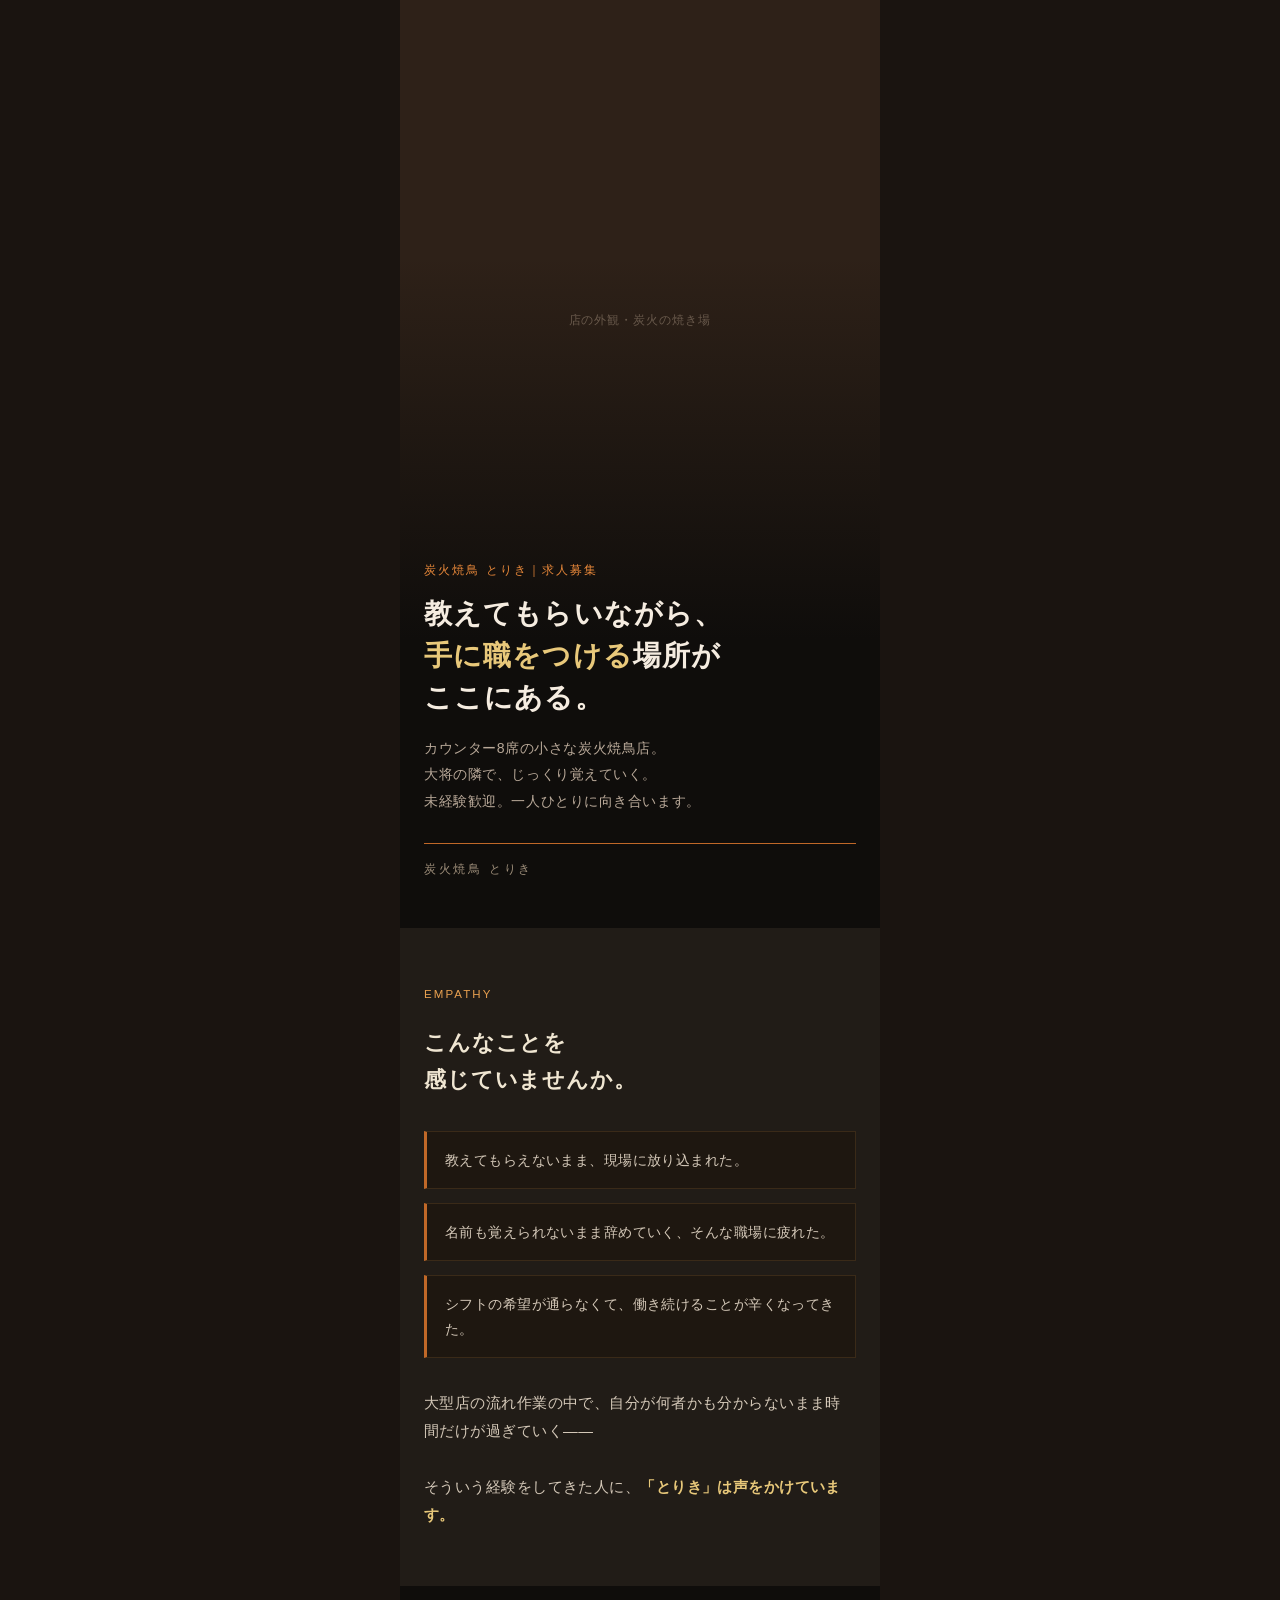
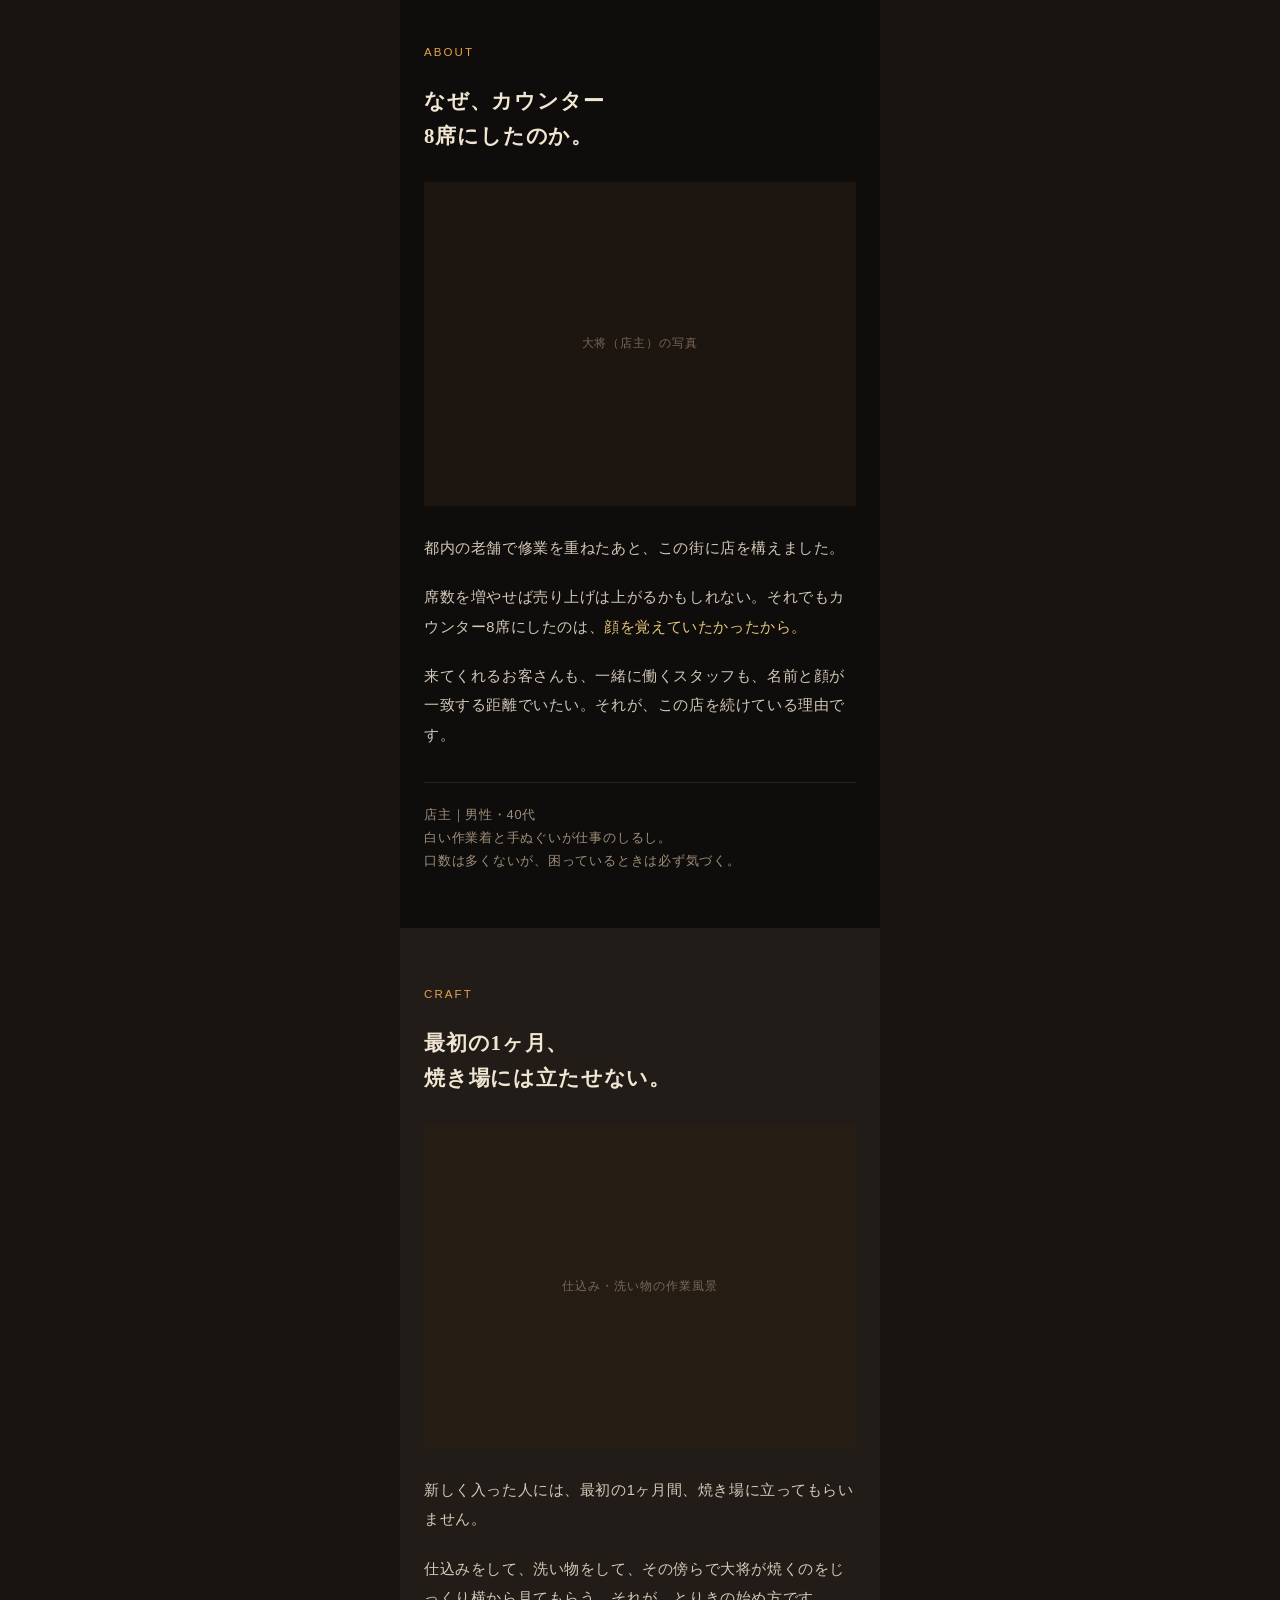
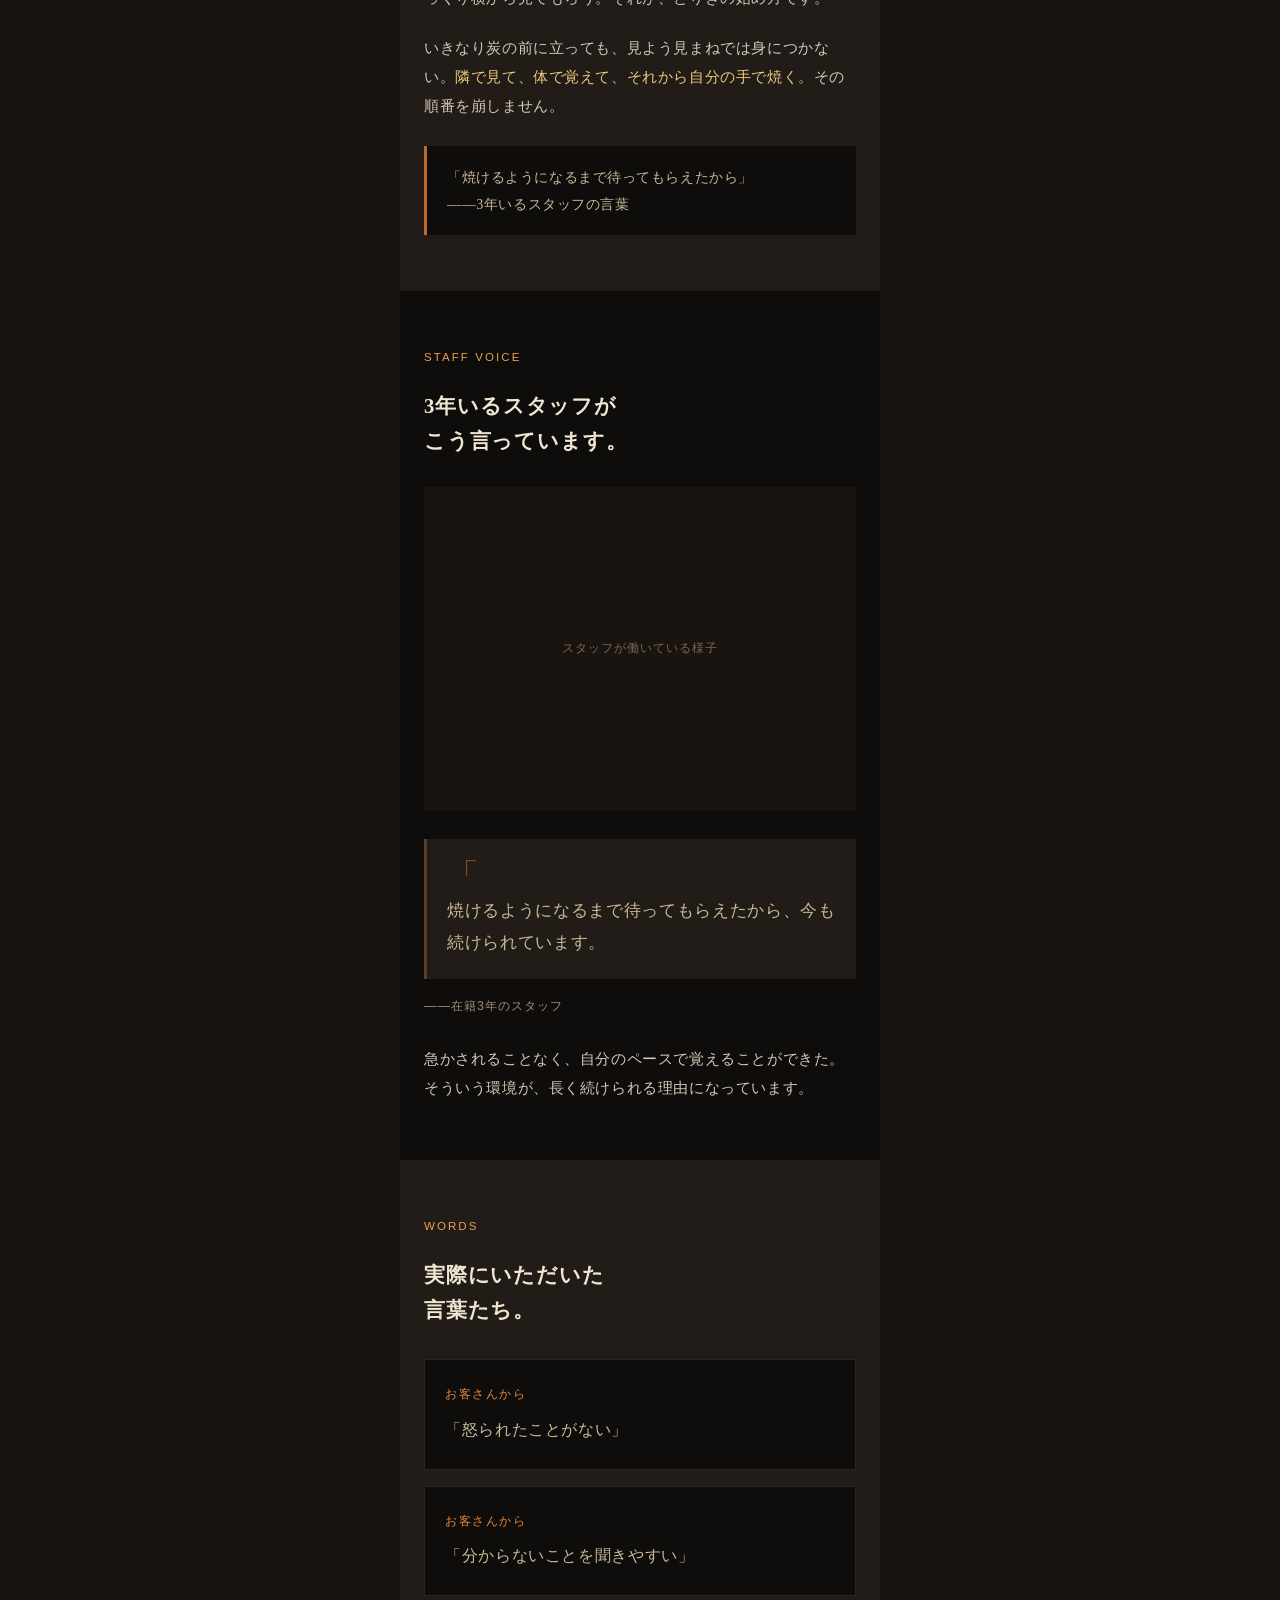
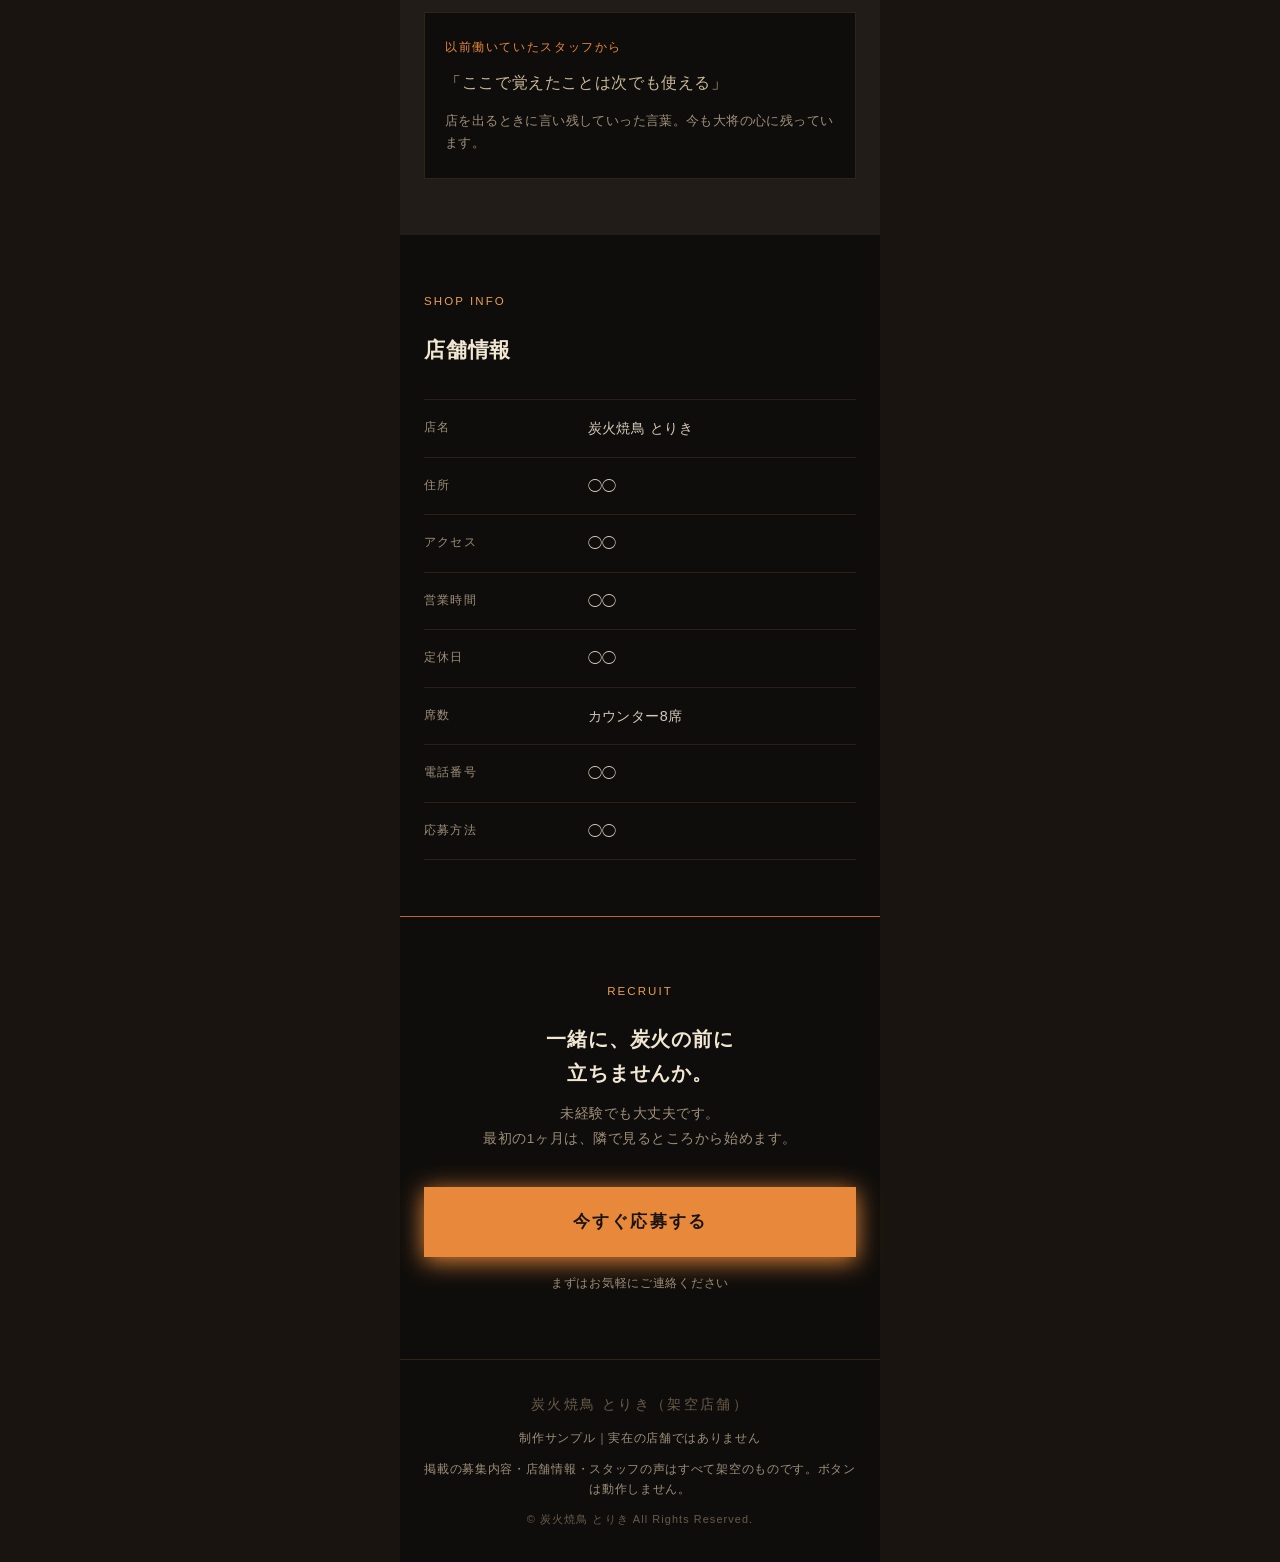
<file: samples/recruit/index.html>
﻿<!DOCTYPE html>
<html lang="ja">
<head>
<meta charset="UTF-8">
<meta name="viewport" content="width=device-width, initial-scale=1.0">
<title>炭火焼鳥 とりき｜求人募集｜制作サンプル</title>
<style>
  :root {
    --bg-base: #1a1410;               /* ページ全体の背景 */
    --bg-section-alt: #211c17;        /* 交互セクションの背景 */
    --bg-section-dark: #0f0d0b;       /* 暗いセクションの背景 */
    --bg-section-mid: #1e1812;        /* 中間の暗さのセクション背景 */
    --bg-slot-hero: #2e2118;          /* heroの写真枠の背景 */
    --bg-slot-about: #1c1510;         /* aboutの写真枠の背景 */
    --bg-slot-craft: #251c13;         /* craftの写真枠の背景 */
    --bg-slot-voice: #1a1410;         /* voiceの写真枠の背景 */

    --text-base: #d4c8b8;             /* 本文の文字色 */
    --text-heading: #f0e6d2;          /* 見出しの文字色 */
    --text-sub: #9e8e7a;              /* サブテキスト・注釈の文字色 */
    --text-emphasis: #e8c87a;         /* 本文中の強調文字色 */
    --text-hero-catch: #f5ece0;       /* ファーストビューのキャッチコピー */
    --text-hero-sub: #b8a898;         /* ファーストビューのサブコピー */
    --text-slot-label: #7a6858;       /* 写真枠のラベル文字色 */
    --text-quote: #c8b898;            /* 引用・セリフの文字色 */
    --text-info-label: #9e8e7a;       /* 店舗情報のラベル文字色 */
    --text-info-value: #d4c8b8;       /* 店舗情報の値の文字色 */
    --text-footer: #6a5a4a;           /* フッターの文字色 */
    --text-cta-btn: #1a1410;          /* CTAボタンの文字色 */
    --text-section-label: #e8a050;    /* セクション番号・ラベル */

    --accent: #e8883a;                /* メインアクセント（炭火オレンジ） */
    --accent-label: #e8883a;          /* ラベルに使うアクセント */
    --accent-line: #c06828;           /* 罫線に使うアクセント */
    --accent-fill: #e8883a;           /* ボタン塗りに使うアクセント */
    --accent-glow: #e8883a;           /* 光彩・影に使うアクセント */
    --accent-muted: #8a4e20;          /* 控えめなアクセント（墨色寄り） */

    --border-base: #2e2418;           /* 汎用ボーダー */
    --border-accent: #c06828;         /* アクセントカラーのボーダー */
    --border-quote: #5a3e28;          /* 引用ブロックのボーダー */
    --border-info: #2a2018;           /* 店舗情報テーブルの区切り */

    --bg-cta: #0f0d0b;                /* CTAセクションの背景 */
    --bg-btn: #e8883a;                /* CTAボタンの背景 */
    --bg-btn-hover: #d07828;          /* CTAボタンhover時の背景 */
    --bg-empathy-item: #1e1710;       /* 共感アイテムの背景 */
    --border-empathy: #3a2a18;        /* 共感アイテムのボーダー */

    --shadow-accent: #e8883a;         /* アクセントカラーの影色 */
    --shadow-dark: #000000;           /* 暗い影色 */

    --font-base: 'Hiragino Kaku Gothic ProN', 'Hiragino Sans', 'Noto Sans JP', sans-serif;  /* 本文フォント */
    --font-serif: 'Hiragino Mincho ProN', 'Yu Mincho', 'Noto Serif JP', serif;              /* 見出し・引用フォント */
  }

  *, *::before, *::after {
    box-sizing: border-box;
    margin: 0;
    padding: 0;
  }

  html {
    font-size: 16px;
    scroll-behavior: smooth;
  }

  body {
    background-color: var(--bg-base);
    color: var(--text-base);
    font-family: var(--font-base);
    line-height: 1.8;
    max-width: 480px;
    margin: 0 auto;
    -webkit-text-size-adjust: 100%;
  }

  /* 写真枠 共通 */
  .photo-slot {
    display: flex;
    align-items: center;
    justify-content: center;
    aspect-ratio: 4 / 3;
    font-size: 0.78rem;
    letter-spacing: 0.08em;
    color: var(--text-slot-label);
    width: 100%;
  }

  /* ========== HERO ========== */
  [data-section="hero"] {
    background-color: var(--bg-section-dark);
    padding: 0;
    position: relative;
    overflow: hidden;
  }

  [data-section="hero"] .photo-slot {
    background-color: var(--bg-slot-hero);
    aspect-ratio: 3 / 4;
    position: relative;
  }

  [data-section="hero"] .photo-slot::after {
    content: '';
    position: absolute;
    inset: 0;
    background: linear-gradient(to bottom, transparent 40%, var(--bg-section-dark) 100%);
  }

  [data-section="hero"] .hero-content {
    padding: 0 24px 48px;
    margin-top: -80px;
    position: relative;
    z-index: 1;
  }

  [data-section="hero"] .hero-label {
    font-size: 0.72rem;
    letter-spacing: 0.18em;
    color: var(--accent-label);
    font-family: var(--font-base);
    display: block;
    margin-bottom: 12px;
    text-transform: uppercase;
  }

  [data-section="hero"] h1 {
    font-family: var(--font-serif);
    font-size: 1.75rem;
    line-height: 1.5;
    color: var(--text-hero-catch);
    font-weight: 600;
    letter-spacing: 0.04em;
    margin-bottom: 16px;
  }

  [data-section="hero"] h1 em {
    font-style: normal;
    color: var(--text-emphasis);
  }

  [data-section="hero"] .hero-sub {
    font-size: 0.88rem;
    color: var(--text-hero-sub);
    line-height: 1.9;
    letter-spacing: 0.04em;
  }

  [data-section="hero"] .shop-name {
    display: block;
    margin-top: 28px;
    font-family: var(--font-serif);
    font-size: 0.78rem;
    letter-spacing: 0.22em;
    color: var(--text-sub);
    border-top: 1px solid var(--border-accent);
    padding-top: 14px;
  }

  /* ========== EMPATHY ========== */
  [data-section="empathy"] {
    background-color: var(--bg-section-alt);
    padding: 56px 24px;
  }

  [data-section="empathy"] .section-label {
    font-size: 0.72rem;
    letter-spacing: 0.18em;
    color: var(--text-section-label);
    display: block;
    margin-bottom: 20px;
  }

  [data-section="empathy"] h2 {
    font-family: var(--font-serif);
    font-size: 1.35rem;
    line-height: 1.7;
    color: var(--text-heading);
    margin-bottom: 32px;
    letter-spacing: 0.04em;
  }

  [data-section="empathy"] .empathy-list {
    list-style: none;
    display: flex;
    flex-direction: column;
    gap: 14px;
  }

  [data-section="empathy"] .empathy-list li {
    background-color: var(--bg-empathy-item);
    border: 1px solid var(--border-empathy);
    border-left: 3px solid var(--accent-line);
    padding: 16px 18px;
    font-size: 0.9rem;
    line-height: 1.7;
    color: var(--text-base);
    letter-spacing: 0.03em;
  }

  [data-section="empathy"] .empathy-closing {
    margin-top: 32px;
    font-size: 0.92rem;
    line-height: 1.9;
    color: var(--text-base);
    letter-spacing: 0.03em;
  }

  [data-section="empathy"] .empathy-closing strong {
    color: var(--text-emphasis);
  }

  /* ========== ABOUT ========== */
  [data-section="about"] {
    background-color: var(--bg-section-dark);
    padding: 56px 24px;
  }

  [data-section="about"] .section-label {
    font-size: 0.72rem;
    letter-spacing: 0.18em;
    color: var(--text-section-label);
    display: block;
    margin-bottom: 20px;
  }

  [data-section="about"] h2 {
    font-family: var(--font-serif);
    font-size: 1.3rem;
    line-height: 1.7;
    color: var(--text-heading);
    margin-bottom: 28px;
    letter-spacing: 0.04em;
  }

  [data-section="about"] .photo-slot {
    background-color: var(--bg-slot-about);
    margin-bottom: 28px;
  }

  [data-section="about"] .about-body {
    font-size: 0.92rem;
    line-height: 2.0;
    color: var(--text-base);
    letter-spacing: 0.04em;
  }

  [data-section="about"] .about-body p + p {
    margin-top: 20px;
  }

  [data-section="about"] .about-body em {
    font-style: normal;
    color: var(--text-emphasis);
  }

  [data-section="about"] .about-profile {
    margin-top: 32px;
    padding-top: 20px;
    border-top: 1px solid var(--border-base);
    font-size: 0.8rem;
    color: var(--text-sub);
    letter-spacing: 0.06em;
    line-height: 1.8;
  }

  /* ========== CRAFT ========== */
  [data-section="craft"] {
    background-color: var(--bg-section-alt);
    padding: 56px 24px;
  }

  [data-section="craft"] .section-label {
    font-size: 0.72rem;
    letter-spacing: 0.18em;
    color: var(--text-section-label);
    display: block;
    margin-bottom: 20px;
  }

  [data-section="craft"] h2 {
    font-family: var(--font-serif);
    font-size: 1.3rem;
    line-height: 1.7;
    color: var(--text-heading);
    margin-bottom: 28px;
    letter-spacing: 0.04em;
  }

  [data-section="craft"] .photo-slot {
    background-color: var(--bg-slot-craft);
    margin-bottom: 28px;
  }

  [data-section="craft"] .craft-body {
    font-size: 0.92rem;
    line-height: 2.0;
    color: var(--text-base);
    letter-spacing: 0.04em;
  }

  [data-section="craft"] .craft-body p + p {
    margin-top: 20px;
  }

  [data-section="craft"] .craft-body em {
    font-style: normal;
    color: var(--text-emphasis);
  }

  [data-section="craft"] .craft-note {
    margin-top: 24px;
    padding: 18px 20px;
    border-left: 3px solid var(--accent-line);
    background-color: var(--bg-section-dark);
    font-size: 0.88rem;
    line-height: 1.9;
    color: var(--text-quote);
    font-family: var(--font-serif);
    letter-spacing: 0.04em;
  }

  /* ========== REGULAR ========== */
  [data-section="regular"] {
    background-color: var(--bg-section-dark);
    padding: 56px 24px;
  }

  [data-section="regular"] .section-label {
    font-size: 0.72rem;
    letter-spacing: 0.18em;
    color: var(--text-section-label);
    display: block;
    margin-bottom: 20px;
  }

  [data-section="regular"] h2 {
    font-family: var(--font-serif);
    font-size: 1.3rem;
    line-height: 1.7;
    color: var(--text-heading);
    margin-bottom: 28px;
    letter-spacing: 0.04em;
  }

  [data-section="regular"] .photo-slot {
    background-color: var(--bg-slot-voice);
    margin-bottom: 28px;
  }

  [data-section="regular"] .regular-quote {
    border-left: 3px solid var(--border-quote);
    padding: 20px 20px;
    background-color: var(--bg-section-alt);
    font-family: var(--font-serif);
    font-size: 1.05rem;
    line-height: 1.9;
    color: var(--text-quote);
    letter-spacing: 0.04em;
    position: relative;
  }

  [data-section="regular"] .regular-quote::before {
    content: '「';
    font-size: 2rem;
    color: var(--accent-muted);
    line-height: 1;
    display: block;
    margin-bottom: 4px;
    font-family: var(--font-serif);
  }

  [data-section="regular"] .regular-source {
    margin-top: 16px;
    font-size: 0.78rem;
    color: var(--text-sub);
    letter-spacing: 0.08em;
  }

  [data-section="regular"] .regular-body {
    margin-top: 28px;
    font-size: 0.92rem;
    line-height: 2.0;
    color: var(--text-base);
    letter-spacing: 0.04em;
  }

  /* ========== VOICE ========== */
  [data-section="voice"] {
    background-color: var(--bg-section-alt);
    padding: 56px 24px;
  }

  [data-section="voice"] .section-label {
    font-size: 0.72rem;
    letter-spacing: 0.18em;
    color: var(--text-section-label);
    display: block;
    margin-bottom: 20px;
  }

  [data-section="voice"] h2 {
    font-family: var(--font-serif);
    font-size: 1.3rem;
    line-height: 1.7;
    color: var(--text-heading);
    margin-bottom: 32px;
    letter-spacing: 0.04em;
  }

  [data-section="voice"] .voice-card {
    background-color: var(--bg-section-dark);
    border: 1px solid var(--border-base);
    padding: 24px 20px;
    margin-bottom: 16px;
  }

  [data-section="voice"] .voice-card:last-child {
    margin-bottom: 0;
  }

  [data-section="voice"] .voice-tag {
    font-size: 0.72rem;
    letter-spacing: 0.14em;
    color: var(--accent-label);
    display: block;
    margin-bottom: 10px;
  }

  [data-section="voice"] .voice-text {
    font-family: var(--font-serif);
    font-size: 0.98rem;
    line-height: 1.9;
    color: var(--text-quote);
    letter-spacing: 0.04em;
  }

  [data-section="voice"] .voice-text::before {
    content: '「';
  }

  [data-section="voice"] .voice-text::after {
    content: '」';
  }

  [data-section="voice"] .voice-note {
    margin-top: 12px;
    font-size: 0.82rem;
    color: var(--text-sub);
    line-height: 1.7;
    letter-spacing: 0.03em;
  }

  /* ========== INFO ========== */
  [data-section="info"] {
    background-color: var(--bg-section-dark);
    padding: 56px 24px;
  }

  [data-section="info"] .section-label {
    font-size: 0.72rem;
    letter-spacing: 0.18em;
    color: var(--text-section-label);
    display: block;
    margin-bottom: 20px;
  }

  [data-section="info"] h2 {
    font-family: var(--font-serif);
    font-size: 1.3rem;
    line-height: 1.7;
    color: var(--text-heading);
    margin-bottom: 32px;
    letter-spacing: 0.04em;
  }

  [data-section="info"] .info-table {
    width: 100%;
    border-collapse: collapse;
  }

  [data-section="info"] .info-table tr {
    border-bottom: 1px solid var(--border-info);
  }

  [data-section="info"] .info-table tr:first-child {
    border-top: 1px solid var(--border-info);
  }

  [data-section="info"] .info-table th {
    font-size: 0.78rem;
    letter-spacing: 0.1em;
    color: var(--text-info-label);
    font-weight: normal;
    font-family: var(--font-base);
    padding: 16px 0 16px;
    width: 36%;
    vertical-align: top;
    text-align: left;
  }

  [data-section="info"] .info-table td {
    font-size: 0.9rem;
    color: var(--text-info-value);
    padding: 16px 0 16px 8px;
    vertical-align: top;
    line-height: 1.7;
    letter-spacing: 0.03em;
  }

  /* ========== CTA ========== */
  [data-section="cta"] {
    background-color: var(--bg-cta);
    padding: 64px 24px;
    text-align: center;
    border-top: 1px solid var(--border-accent);
  }

  [data-section="cta"] .cta-label {
    font-size: 0.72rem;
    letter-spacing: 0.18em;
    color: var(--text-section-label);
    display: block;
    margin-bottom: 20px;
  }

  [data-section="cta"] h2 {
    font-family: var(--font-serif);
    font-size: 1.25rem;
    line-height: 1.7;
    color: var(--text-heading);
    margin-bottom: 12px;
    letter-spacing: 0.04em;
  }

  [data-section="cta"] .cta-sub {
    font-size: 0.85rem;
    color: var(--text-sub);
    line-height: 1.8;
    margin-bottom: 36px;
    letter-spacing: 0.04em;
  }

  [data-section="cta"] .cta-btn {
    display: block;
    width: 100%;
    padding: 20px 24px;
    background-color: var(--bg-btn);
    color: var(--text-cta-btn);
    font-family: var(--font-serif);
    font-size: 1.05rem;
    font-weight: 700;
    letter-spacing: 0.12em;
    text-align: center;
    text-decoration: none;
    border: none;
    cursor: pointer;
    box-shadow: 0 4px 24px var(--shadow-accent);
    transition: background-color 0.2s;
  }

  [data-section="cta"] .cta-btn:hover {
    background-color: var(--bg-btn-hover);
  }

  /* サンプルのため無効化したボタン */
  [data-section="cta"] .cta-btn[aria-disabled="true"],
  [data-section="cta"] .cta-btn[aria-disabled="true"]:hover {
    background-color: var(--bg-btn);
    cursor: default;
  }

  [data-section="cta"] .cta-note {
    margin-top: 16px;
    font-size: 0.76rem;
    color: var(--text-sub);
    letter-spacing: 0.06em;
  }

  /* ========== FOOTER ========== */
  [data-section="footer"] {
    background-color: var(--bg-section-dark);
    padding: 32px 24px;
    text-align: center;
    border-top: 1px solid var(--border-base);
  }

  [data-section="footer"] .footer-shop {
    font-family: var(--font-serif);
    font-size: 0.9rem;
    letter-spacing: 0.16em;
    color: var(--text-footer);
    display: block;
    margin-bottom: 10px;
  }

  [data-section="footer"] .footer-note {
    font-size: 0.72rem;
    letter-spacing: 0.06em;
    color: var(--text-sub);
    line-height: 1.8;
    margin-bottom: 10px;
  }

  [data-section="footer"] .footer-copy {
    font-size: 0.68rem;
    letter-spacing: 0.1em;
    color: var(--text-footer);
  }
</style>
</head>
<body>

<!-- ========== 1. HERO ========== -->
<section data-section="hero">
  <!-- 写真差し替え位置：店の外観または炭火の焼き場 -->
  <div class="photo-slot" data-slot="hero"><span>店の外観・炭火の焼き場</span></div>
  <div class="hero-content">
    <span class="hero-label">炭火焼鳥 とりき｜求人募集</span>
    <h1>教えてもらいながら、<br><em>手に職をつける</em>場所が<br>ここにある。</h1>
    <p class="hero-sub">カウンター8席の小さな炭火焼鳥店。<br>大将の隣で、じっくり覚えていく。<br>未経験歓迎。一人ひとりに向き合います。</p>
    <span class="shop-name">炭火焼鳥 とりき</span>
  </div>
</section>

<!-- ========== 2. EMPATHY ========== -->
<section data-section="empathy">
  <span class="section-label">EMPATHY</span>
  <h2>こんなことを<br>感じていませんか。</h2>
  <ul class="empathy-list">
    <li>教えてもらえないまま、現場に放り込まれた。</li>
    <li>名前も覚えられないまま辞めていく、そんな職場に疲れた。</li>
    <li>シフトの希望が通らなくて、働き続けることが辛くなってきた。</li>
  </ul>
  <p class="empathy-closing">
    大型店の流れ作業の中で、自分が何者かも分からないまま時間だけが過ぎていく——<br><br>
    そういう経験をしてきた人に、<strong>「とりき」は声をかけています。</strong>
  </p>
</section>

<!-- ========== 3. ABOUT ========== -->
<section data-section="about">
  <span class="section-label">ABOUT</span>
  <h2>なぜ、カウンター<br>8席にしたのか。</h2>
  <!-- 写真差し替え位置：大将（店主）の写真 -->
  <div class="photo-slot" data-slot="about"><span>大将（店主）の写真</span></div>
  <div class="about-body">
    <p>都内の老舗で修業を重ねたあと、この街に店を構えました。</p>
    <p>席数を増やせば売り上げは上がるかもしれない。それでもカウンター8席にしたのは、<em>顔を覚えていたかったから。</em></p>
    <p>来てくれるお客さんも、一緒に働くスタッフも、名前と顔が一致する距離でいたい。それが、この店を続けている理由です。</p>
  </div>
  <p class="about-profile">
    店主｜男性・40代<br>
    白い作業着と手ぬぐいが仕事のしるし。<br>
    口数は多くないが、困っているときは必ず気づく。
  </p>
</section>

<!-- ========== 4. CRAFT ========== -->
<section data-section="craft">
  <span class="section-label">CRAFT</span>
  <h2>最初の1ヶ月、<br>焼き場には立たせない。</h2>
  <!-- 写真差し替え位置：仕込みや洗い物の作業風景 -->
  <div class="photo-slot" data-slot="craft"><span>仕込み・洗い物の作業風景</span></div>
  <div class="craft-body">
    <p>新しく入った人には、最初の1ヶ月間、焼き場に立ってもらいません。</p>
    <p>仕込みをして、洗い物をして、その傍らで大将が焼くのをじっくり横から見てもらう。それが、とりきの始め方です。</p>
    <p>いきなり炭の前に立っても、見よう見まねでは身につかない。<em>隣で見て、体で覚えて、それから自分の手で焼く。</em>その順番を崩しません。</p>
  </div>
  <div class="craft-note">
    「焼けるようになるまで待ってもらえたから」<br>——3年いるスタッフの言葉
  </div>
</section>

<!-- ========== 5. REGULAR ========== -->
<section data-section="regular">
  <span class="section-label">STAFF VOICE</span>
  <h2>3年いるスタッフが<br>こう言っています。</h2>
  <!-- 写真差し替え位置：スタッフが働いている様子 -->
  <div class="photo-slot" data-slot="regular"><span>スタッフが働いている様子</span></div>
  <div class="regular-quote">
    焼けるようになるまで待ってもらえたから、今も続けられています。
  </div>
  <p class="regular-source">——在籍3年のスタッフ</p>
  <p class="regular-body">
    急かされることなく、自分のペースで覚えることができた。そういう環境が、長く続けられる理由になっています。
  </p>
</section>

<!-- ========== 6. VOICE ========== -->
<section data-section="voice">
  <span class="section-label">WORDS</span>
  <h2>実際にいただいた<br>言葉たち。</h2>

  <div class="voice-card">
    <span class="voice-tag">お客さんから</span>
    <p class="voice-text">怒られたことがない</p>
  </div>

  <div class="voice-card">
    <span class="voice-tag">お客さんから</span>
    <p class="voice-text">分からないことを聞きやすい</p>
  </div>

  <div class="voice-card">
    <span class="voice-tag">以前働いていたスタッフから</span>
    <p class="voice-text">ここで覚えたことは次でも使える</p>
    <p class="voice-note">店を出るときに言い残していった言葉。今も大将の心に残っています。</p>
  </div>
</section>

<!-- ========== 7. INFO ========== -->
<section data-section="info">
  <span class="section-label">SHOP INFO</span>
  <h2>店舗情報</h2>
  <table class="info-table">
    <tr>
      <th>店名</th>
      <td>炭火焼鳥 とりき</td>
    </tr>
    <tr>
      <th>住所</th>
      <td>◯◯</td>
    </tr>
    <tr>
      <th>アクセス</th>
      <td>◯◯</td>
    </tr>
    <tr>
      <th>営業時間</th>
      <td>◯◯</td>
    </tr>
    <tr>
      <th>定休日</th>
      <td>◯◯</td>
    </tr>
    <tr>
      <th>席数</th>
      <td>カウンター8席</td>
    </tr>
    <tr>
      <th>電話番号</th>
      <td>◯◯</td>
    </tr>
    <tr>
      <th>応募方法</th>
      <td>◯◯</td>
    </tr>
  </table>
</section>

<!-- ========== 8. CTA ========== -->
<section data-section="cta">
  <span class="cta-label">RECRUIT</span>
  <h2>一緒に、炭火の前に<br>立ちませんか。</h2>
  <p class="cta-sub">未経験でも大丈夫です。<br>最初の1ヶ月は、隣で見るところから始めます。</p>
  <span class="cta-btn" role="button" aria-disabled="true">今すぐ応募する</span>
  <p class="cta-note">まずはお気軽にご連絡ください</p>
</section>

<!-- ========== 9. FOOTER ========== -->
<footer data-section="footer">
  <span class="footer-shop">炭火焼鳥 とりき（架空店舗）</span>
  <p class="footer-note">制作サンプル｜実在の店舗ではありません</p>
  <p class="footer-note">掲載の募集内容・店舗情報・スタッフの声はすべて架空のものです。ボタンは動作しません。</p>
  <p class="footer-copy">&copy; 炭火焼鳥 とりき All Rights Reserved.</p>
</footer>

</body>
</html>
</file>
<file: monitor/style.css>
:root {
  color-scheme: dark;
  --bg: #070b12;
  --panel: #101826;
  --panel-soft: #162033;
  --line: rgba(255, 255, 255, 0.13);
  --text: #f8fafc;
  --muted: #cbd5e1;
  --subtle: #94a3b8;
  --accent: #f5b32f;
  --accent-strong: #f97316;
  --ink: #101010;
  --max: 1120px;
}

* {
  box-sizing: border-box;
}

html {
  scroll-behavior: smooth;
}

body {
  margin: 0;
  overflow-x: hidden;
  background: var(--bg);
  color: var(--text);
  font-family: "Yu Gothic", "YuGothic", "Hiragino Kaku Gothic ProN", "Meiryo", system-ui, sans-serif;
  line-height: 1.75;
  letter-spacing: 0;
}

a {
  color: inherit;
}

.skip-link {
  position: absolute;
  left: 16px;
  top: -80px;
  z-index: 10;
  border-radius: 4px;
  background: var(--accent);
  color: var(--ink);
  padding: 10px 14px;
  font-weight: 700;
}

.skip-link:focus {
  top: 16px;
}

.site-header {
  position: sticky;
  top: 0;
  z-index: 5;
  display: flex;
  align-items: center;
  justify-content: space-between;
  gap: 14px;
  width: 100%;
  border-bottom: 1px solid var(--line);
  background: rgba(7, 11, 18, 0.94);
  padding: 14px max(18px, calc((100vw - var(--max)) / 2));
  backdrop-filter: blur(12px);
}

.brand {
  display: inline-flex;
  align-items: center;
  gap: 10px;
  min-width: 0;
  color: var(--text);
  text-decoration: none;
  font-weight: 800;
  line-height: 1.2;
}

.brand-mark {
  display: inline-grid;
  flex: 0 0 auto;
  width: 36px;
  height: 36px;
  place-items: center;
  border: 1px solid rgba(245, 179, 47, 0.8);
  border-radius: 4px;
  background: #111827;
  color: var(--accent);
  font-size: 0.82rem;
}

.header-cta {
  display: none;
}

.section {
  width: min(100% - 36px, var(--max));
  margin: 0 auto;
  padding: 72px 0;
}

.hero {
  display: grid;
  gap: 32px;
  min-height: calc(100svh - 65px);
  align-items: center;
  padding-top: 42px;
}

.eyebrow,
.section-label,
.sample-type {
  margin: 0 0 12px;
  color: var(--accent);
  font-size: 0.82rem;
  font-weight: 800;
  letter-spacing: 0;
  text-transform: uppercase;
}

h1,
h2,
h3,
p {
  overflow-wrap: anywhere;
}

h1,
h2,
h3 {
  margin: 0;
  line-height: 1.22;
}

h1 {
  max-width: 12em;
  font-size: clamp(2.32rem, 14vw, 5.4rem);
}

.hero h1 {
  max-width: none;
  font-size: clamp(2rem, 9.3vw, 4.6rem);
}

.hero-title-line {
  display: block;
}

h2 {
  font-size: clamp(1.72rem, 8vw, 3.15rem);
}

h3 {
  font-size: clamp(1.15rem, 5vw, 1.6rem);
}

.hero-lead,
.section-heading p,
.sample-copy p,
.price-note,
.final-cta p {
  color: var(--muted);
  font-size: 1rem;
}

.hero-lead {
  max-width: 680px;
  margin: 22px 0 0;
}

.hero-actions,
.hero-offer,
.final-cta {
  display: flex;
  flex-direction: column;
  align-items: flex-start;
  gap: 14px;
}

.hero-actions {
  margin-top: 12px;
}

.hero-offer {
  margin-top: 24px;
}

.hero-price {
  display: grid;
  gap: 2px;
  margin: 0;
}

.hero-price span {
  color: var(--subtle);
  font-size: 0.88rem;
  font-weight: 800;
}

.hero-price strong {
  color: var(--accent);
  font-size: clamp(1.35rem, 6vw, 2rem);
  line-height: 1.2;
}

.button {
  display: inline-flex;
  align-items: center;
  justify-content: center;
  min-height: 48px;
  width: 100%;
  border: 1px solid transparent;
  border-radius: 6px;
  padding: 12px 18px;
  text-align: center;
  text-decoration: none;
  font-weight: 800;
  line-height: 1.35;
  transition: transform 160ms ease, border-color 160ms ease, background 160ms ease;
}

.button:hover,
.button:focus-visible {
  transform: translateY(-1px);
}

.button.primary {
  background: var(--accent);
  color: var(--ink);
}

.button.secondary {
  background: #ffffff;
  color: var(--ink);
}

.button.ghost {
  border-color: var(--line);
  background: transparent;
  color: var(--text);
}

.hero-panel,
.sample-card,
.price-box,
.faq details,
.problem-grid article,
.flow-list li,
.terms-list,
.check-list {
  border: 1px solid var(--line);
  border-radius: 8px;
  background: var(--panel);
}

.hero-panel {
  padding: 22px;
}

.hero-panel p {
  margin: 0;
  color: var(--muted);
}

.hero-panel dl {
  display: grid;
  gap: 10px;
  margin: 0;
}

.hero-panel dl div {
  display: flex;
  justify-content: space-between;
  gap: 14px;
  border-top: 1px solid var(--line);
  padding-top: 12px;
}

.hero-panel dl div:first-child {
  border-top: 0;
  padding-top: 0;
}

.hero-panel dt {
  color: var(--subtle);
}

.hero-panel dd {
  margin: 0;
  color: var(--text);
  font-weight: 800;
  text-align: right;
}

.section-heading {
  max-width: 760px;
  margin-bottom: 26px;
}

.section-heading p:last-child {
  margin: 16px 0 0;
}

.about-body {
  max-width: 760px;
}

.about-body p {
  margin: 16px 0 0;
  color: var(--muted);
  font-size: 1rem;
}

.problem-grid,
.sample-grid {
  display: grid;
  gap: 16px;
}

.problem-grid article {
  min-height: 86px;
  padding: 20px;
  color: var(--text);
  font-size: 1.04rem;
  font-weight: 800;
}

.sample-card {
  display: grid;
  gap: 22px;
  padding: 18px;
}

.sample-copy {
  min-width: 0;
}

.sample-copy p {
  margin: 16px 0 0;
}

.sample-copy .button {
  margin-top: 22px;
}

.phone-frame {
  width: min(100%, 360px);
  height: 620px;
  margin: 0 auto;
  overflow: hidden;
  border: 10px solid #030712;
  border-radius: 28px;
  background: #ffffff;
  box-shadow: 0 18px 55px rgba(0, 0, 0, 0.35);
}

.phone-frame iframe {
  display: block;
  width: 100%;
  height: 100%;
  border: 0;
  background: #ffffff;
}

.check-list,
.terms-list {
  display: grid;
  gap: 12px;
  margin: 0;
  padding: 22px;
  list-style: none;
}

.check-list li,
.terms-list li {
  position: relative;
  padding-left: 22px;
  color: var(--muted);
}

.check-list li::before,
.terms-list li::before {
  position: absolute;
  left: 0;
  top: 0.62em;
  width: 8px;
  height: 8px;
  border-radius: 50%;
  background: var(--accent);
  content: "";
}

.price-box {
  display: grid;
  gap: 24px;
  padding: 24px;
}

.price-stack {
  display: grid;
  gap: 10px;
}

.price-stack p {
  display: grid;
  gap: 4px;
  margin: 0;
  border-top: 1px solid var(--line);
  padding-top: 14px;
}

.price-stack span {
  color: var(--subtle);
  font-size: 0.88rem;
}

.price-stack strong {
  font-size: clamp(1.5rem, 9vw, 2.8rem);
  line-height: 1.15;
}

.monitor-price strong {
  color: var(--accent);
}

.terms-list {
  margin-top: 16px;
  background: var(--panel-soft);
}

.flow-list {
  display: grid;
  gap: 12px;
  margin: 0;
  padding: 0;
  list-style: none;
}

.flow-list li {
  display: flex;
  align-items: center;
  gap: 14px;
  min-height: 64px;
  padding: 14px 16px;
  color: var(--text);
  font-weight: 800;
}

.flow-list span {
  display: inline-grid;
  flex: 0 0 auto;
  width: 34px;
  height: 34px;
  place-items: center;
  border-radius: 50%;
  background: var(--accent);
  color: var(--ink);
  font-size: 0.92rem;
}

.faq-list {
  display: grid;
  gap: 12px;
}

.faq details {
  padding: 18px 20px;
}

.faq summary {
  cursor: pointer;
  color: var(--text);
  font-weight: 800;
}

.faq p {
  margin: 12px 0 0;
  color: var(--muted);
}

.final-cta {
  align-items: center;
  border-top: 1px solid var(--line);
  text-align: center;
}

.final-cta h2 {
  max-width: 780px;
}

.final-cta p {
  max-width: 680px;
  margin: 0;
}

.site-footer {
  display: flex;
  flex-direction: column;
  gap: 18px;
  width: min(100% - 36px, var(--max));
  margin: 0 auto;
  border-top: 1px solid var(--line);
  padding: 28px 0 36px;
  color: var(--muted);
}

.site-footer p {
  margin: 0;
}

.site-footer a,
.legal-main a {
  text-underline-offset: 0.18em;
}

.footer-brand {
  color: var(--text);
  font-weight: 800;
}

.site-footer nav {
  display: flex;
  flex-wrap: wrap;
  gap: 12px 18px;
}

.legal-page {
  min-height: 100svh;
}

.legal-main {
  width: min(100% - 36px, 900px);
  margin: 0 auto;
  padding: 72px 0 96px;
}

.legal-main h1 {
  max-width: none;
  font-size: clamp(2rem, 10vw, 4rem);
}

.legal-lead {
  max-width: 760px;
  margin: 20px 0 0;
  color: var(--muted);
}

.legal-section,
.operator-list {
  border-top: 1px solid var(--line);
  margin-top: 34px;
  padding-top: 28px;
}

.legal-section h2 {
  font-size: clamp(1.22rem, 5vw, 1.7rem);
}

.legal-section p,
.legal-section li,
.operator-list dd {
  color: var(--muted);
}

.legal-section ul {
  display: grid;
  gap: 8px;
  margin: 14px 0 0;
  padding-left: 1.3em;
}

.operator-list {
  display: grid;
  gap: 0;
  margin-bottom: 0;
}

.operator-list div {
  display: grid;
  gap: 6px;
  border-bottom: 1px solid var(--line);
  padding: 18px 0;
}

.operator-list dt {
  color: var(--subtle);
  font-weight: 800;
}

.operator-list dd {
  margin: 0;
}

.operator-list dd p {
  margin: 0;
}

.operator-list dd p + p,
.operator-list dd ul + p,
.operator-list dd p + ul {
  margin-top: 10px;
}

.operator-list dd ul {
  margin: 0;
  padding-left: 1.2em;
}

.legal-disclosure div {
  align-items: start;
}

.legal-note {
  margin-top: 44px;
}

.legal-links {
  display: flex;
  flex-wrap: wrap;
  gap: 12px 18px;
  margin-top: 32px;
}

.back-link {
  margin: 34px 0 0;
}

@media (min-width: 560px) {
  .header-cta {
    display: inline-flex;
    align-items: center;
    justify-content: center;
    min-height: 40px;
    border-radius: 6px;
    background: var(--accent);
    color: var(--ink);
    padding: 8px 14px;
    text-decoration: none;
    font-size: 0.9rem;
    font-weight: 800;
    white-space: nowrap;
  }

  .button {
    width: auto;
    min-width: 220px;
  }

  .hero-actions {
    flex-direction: row;
  }

  .hero-offer {
    flex-direction: row;
    align-items: center;
  }

  .problem-grid {
    grid-template-columns: repeat(2, minmax(0, 1fr));
  }

  .site-footer {
    flex-direction: row;
    align-items: center;
    justify-content: space-between;
  }
}

@media (min-width: 900px) {
  .section {
    padding: 96px 0;
  }

  .hero {
    grid-template-columns: minmax(0, 1.34fr) minmax(300px, 0.66fr);
    gap: 44px;
    padding-top: 32px;
    padding-bottom: 56px;
  }

  .hero-title-line {
    overflow-wrap: normal;
    white-space: nowrap;
    word-break: keep-all;
  }

  .hero-panel {
    padding: 30px;
  }

  .sample-card {
    grid-template-columns: minmax(0, 1fr) minmax(300px, 360px);
    align-items: center;
    padding: 28px;
  }

  .price-box {
    grid-template-columns: minmax(0, 1fr) minmax(300px, 420px);
    align-items: end;
    padding: 34px;
  }

  .flow-list {
    grid-template-columns: repeat(3, minmax(0, 1fr));
  }

  .operator-list div {
    grid-template-columns: 180px minmax(0, 1fr);
    gap: 24px;
  }
}

@media (min-width: 1200px) {
  .sample-grid {
    grid-template-columns: repeat(2, minmax(0, 1fr));
  }

  .sample-card {
    grid-template-columns: minmax(0, 1fr);
  }

  /* サンプルが1枚だけのときは、半分の幅に取り残されないよう
     横幅いっぱいを使い、コピーとプレビューを横並びに戻す。
     カードを2枚目以降に追加すると、自動的に上の2カラムに戻る。 */
  .sample-card:only-child {
    grid-column: 1 / -1;
    grid-template-columns: minmax(0, 1fr) minmax(300px, 360px);
    align-items: center;
  }
}

@media (prefers-reduced-motion: reduce) {
  *,
  *::before,
  *::after {
    scroll-behavior: auto !important;
    transition-duration: 0.01ms !important;
    animation-duration: 0.01ms !important;
  }
}
</file>
